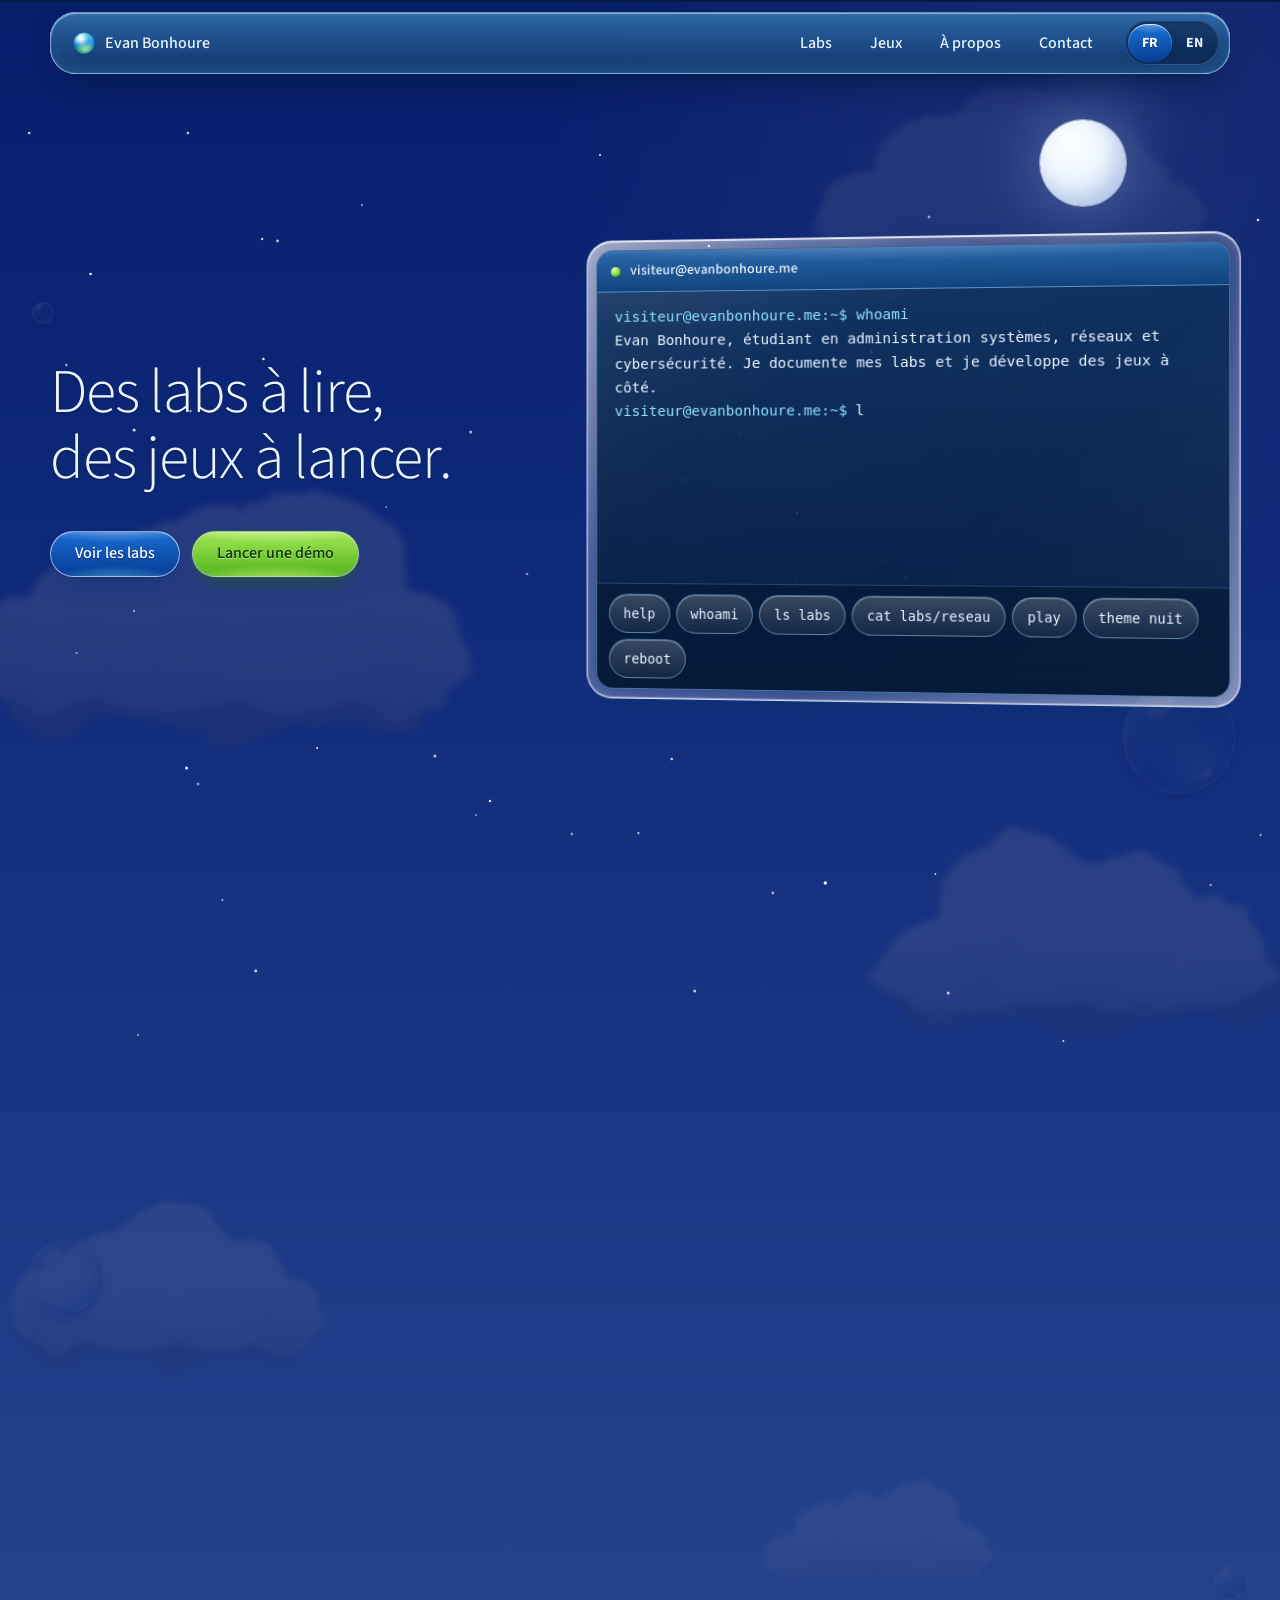
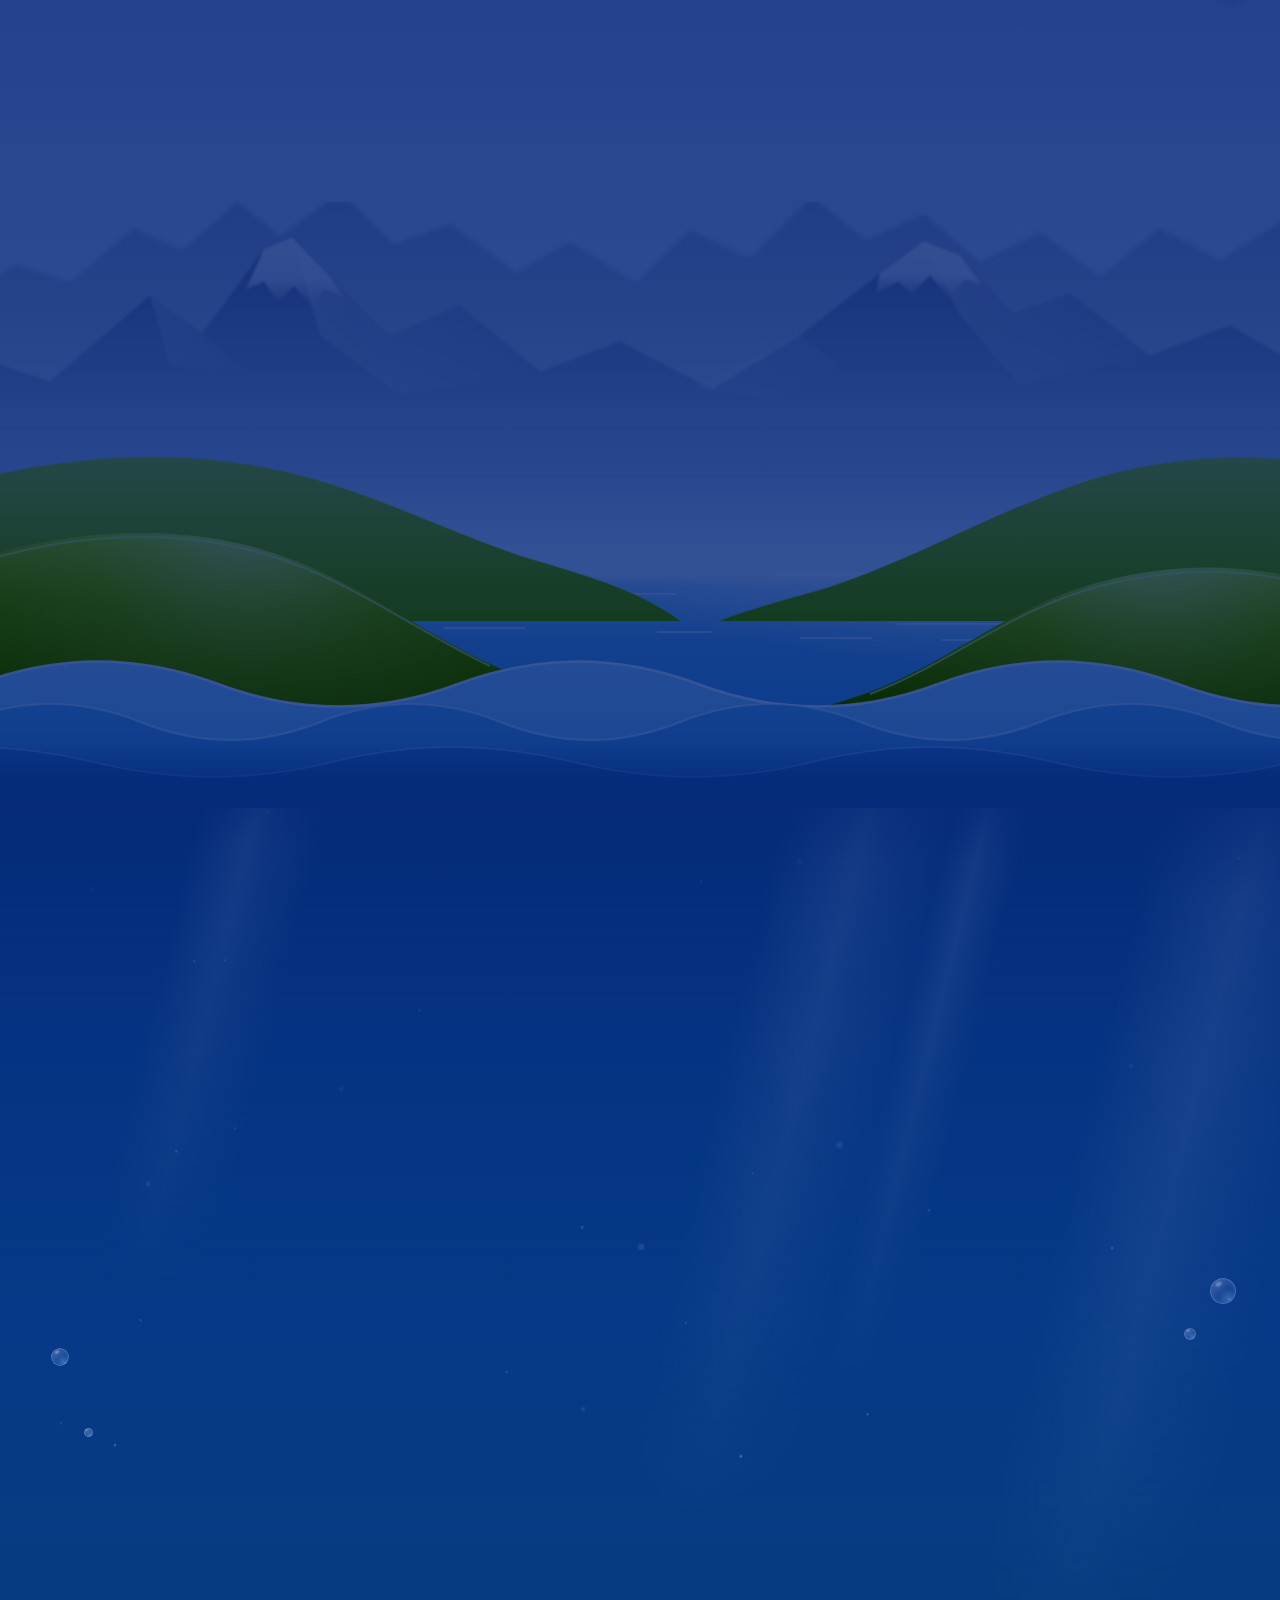
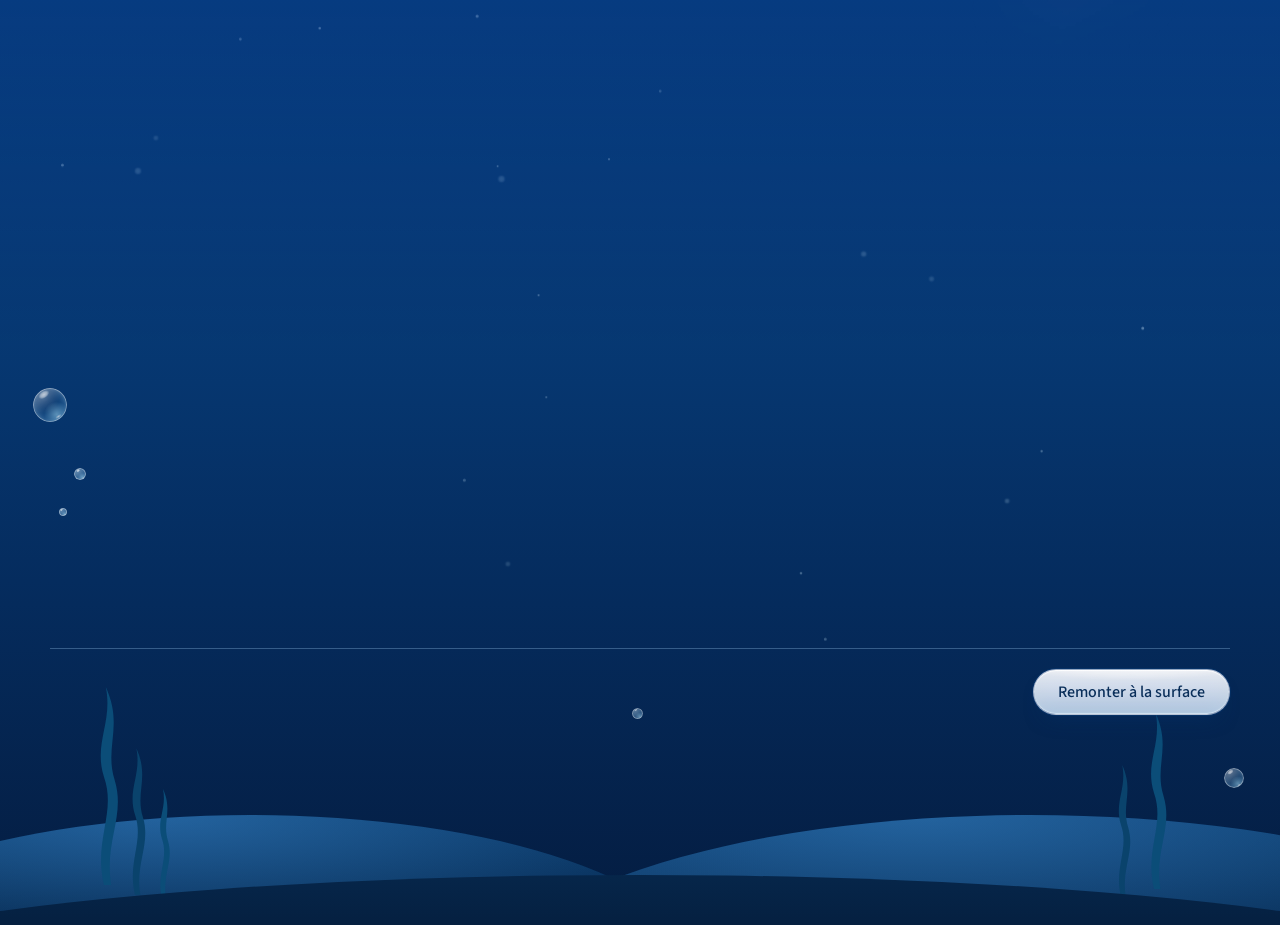
<file: index.html>
<!doctype html>
<html lang="fr">
<head>
<meta charset="utf-8">
<meta name="viewport" content="width=device-width, initial-scale=1">
<title>Evan Bonhoure · Portfolio systèmes, réseaux, cybersécurité</title>
<meta name="description" content="Portfolio d'Evan Bonhoure, étudiant en administration systèmes, réseaux et cybersécurité : labs documentés et jeux jouables dans la page.">
<meta name="theme-color" content="#2f8fe6">
<link rel="canonical" href="https://evanbonhoure.me/">
<link rel="alternate" hreflang="fr" href="https://evanbonhoure.me/">
<link rel="alternate" hreflang="en" href="https://evanbonhoure.me/en/">
<link rel="alternate" hreflang="x-default" href="https://evanbonhoure.me/">
<meta property="og:type" content="website">
<meta property="og:title" content="Evan Bonhoure · Portfolio systèmes, réseaux, cybersécurité">
<meta property="og:description" content="Portfolio d'Evan Bonhoure, étudiant en administration systèmes, réseaux et cybersécurité : labs documentés et jeux jouables dans la page.">
<meta property="og:url" content="https://evanbonhoure.me/">
<meta property="og:locale" content="fr_FR">
<link rel="icon" type="image/svg+xml" href="/assets/favicon.svg">
<link rel="preload" href="/assets/fonts/source-sans-3-latin-400-normal.woff2" as="font" type="font/woff2" crossorigin>
<link rel="preload" href="/assets/fonts/source-sans-3-latin-300-normal.woff2" as="font" type="font/woff2" crossorigin>
<link rel="stylesheet" href="/assets/style.css">
<script>(function(d){var h=new Date().getHours();d.setAttribute('data-sky',h<6||h>=21?'night':h<8||h>=18?'dusk':'day');try{if(!sessionStorage.getItem('fa-boot')&&!matchMedia('(prefers-reduced-motion: reduce)').matches){sessionStorage.setItem('fa-boot','1');d.className+=' fa-booting'}}catch(e){}})(document.documentElement)</script>
</head>
<body>
<div class="fa-boot"><div class="fa-boot-black"></div><div class="fa-boot-scr"></div><div class="fa-boot-edge"></div><div class="fa-boot-log" aria-hidden="true"><span style="--n:0">evanbonhoure.me</span><span style="--n:1">alimentation ........ <b>ok</b></span><span style="--n:2">écran ............... <b>ok</b></span><span style="--n:3">réseau .............. <b>ok</b></span><span style="--n:4">pare-feu ............ <b>ok</b></span><span style="--n:5">ciel ................ <b>ok</b></span><span style="--n:6">eau ................. <b>ok</b></span><span style="--n:7">labs ................ <b>ok</b></span><span style="--n:8">jeux ................ <b>ok</b></span><span style="--n:9">démarrage</span></div><div class="fa-boot-logo" aria-hidden="true"><span class="fa-boot-halo"></span><span class="fa-boot-ring"></span><span class="fa-boot-orb"></span></div><div class="fa-boot-name" aria-hidden="true">Evan Bonhoure</div><button type="button" class="fa-boot-skip">Passer</button></div>
<div class="desk">
<div class="sc-host" data-sc-name="Main"><div class="fa-noblur" style="position: relative; display: flex; flex-direction: column; overflow-x: clip; font-family: &quot;Source Sans 3&quot;, &quot;Lucida Grande&quot;, &quot;Trebuchet MS&quot;, sans-serif; font-size: 16px; line-height: 1.5; color: rgb(10, 37, 64); background: rgb(4, 28, 64);"><svg width="0" height="0" aria-hidden="true" style="position: absolute;"><defs><filter id="fa-cloud-a" x="-20%" y="-30%" width="140%" height="160%" color-interpolation-filters="sRGB"><feTurbulence type="fractalNoise" baseFrequency="0.011 0.019" numOctaves="4" seed="4" result="n"></feTurbulence><feDisplacementMap in="SourceGraphic" in2="n" scale="44" xChannelSelector="R" yChannelSelector="G" result="d"></feDisplacementMap><feGaussianBlur in="d" stdDeviation="4"></feGaussianBlur></filter><filter id="fa-cloud-b" x="-20%" y="-30%" width="140%" height="160%" color-interpolation-filters="sRGB"><feTurbulence type="fractalNoise" baseFrequency="0.014 0.022" numOctaves="4" seed="11" result="n"></feTurbulence><feDisplacementMap in="SourceGraphic" in2="n" scale="40" xChannelSelector="R" yChannelSelector="G" result="d"></feDisplacementMap><feGaussianBlur in="d" stdDeviation="3.5"></feGaussianBlur></filter><filter id="fa-soft" x="-5%" y="-10%" width="110%" height="120%"><feGaussianBlur stdDeviation="2.2"></feGaussianBlur></filter><filter id="fa-soft2" x="-5%" y="-10%" width="110%" height="120%"><feGaussianBlur stdDeviation="0.9"></feGaussianBlur></filter><linearGradient id="fa-cloud-g" gradientUnits="userSpaceOnUse" x1="0" y1="30" x2="0" y2="250"><stop offset="0" stop-color="#ffffff"></stop><stop offset=".5" stop-color="#ffffff"></stop><stop offset=".8" stop-color="#e2f0fb"></stop><stop offset="1" stop-color="#bfd9f0"></stop></linearGradient><linearGradient id="fa-m-far" x1="0" y1="0" x2="0" y2="1"><stop offset="0" stop-color="#9cc4e8"></stop><stop offset=".8" stop-color="#d6ecfa"></stop><stop offset="1" stop-color="#d6ecfa"></stop></linearGradient><linearGradient id="fa-m-mid" x1="0" y1="0" x2="0" y2="1"><stop offset="0" stop-color="#5f9bd3"></stop><stop offset=".6" stop-color="#a9d2f0"></stop><stop offset="1" stop-color="#cfe8f9"></stop></linearGradient><linearGradient id="fa-m-lit" x1="0" y1="0" x2="1" y2="1"><stop offset="0" stop-color="#ffffff" stop-opacity=".5"></stop><stop offset="1" stop-color="#ffffff" stop-opacity="0"></stop></linearGradient><linearGradient id="fa-m-snow" x1="0" y1="0" x2="0" y2="1"><stop offset="0" stop-color="#ffffff"></stop><stop offset=".6" stop-color="#ffffff" stop-opacity=".85"></stop><stop offset="1" stop-color="#ffffff" stop-opacity="0"></stop></linearGradient><linearGradient id="fa-h-back" x1="0" y1="0" x2="0" y2="1"><stop offset="0" stop-color="#a9df7c"></stop><stop offset="1" stop-color="#58b338"></stop></linearGradient><linearGradient id="fa-h-front" x1="0" y1="0" x2="0" y2="1"><stop offset="0" stop-color="#a4e84e"></stop><stop offset=".35" stop-color="#63c022"></stop><stop offset="1" stop-color="#27820b"></stop></linearGradient><radialGradient id="fa-h-sunL" gradientUnits="userSpaceOnUse" cx="330" cy="40" r="330"><stop offset="0" stop-color="#f4ffad" stop-opacity=".85"></stop><stop offset=".5" stop-color="#d8f97c" stop-opacity=".3"></stop><stop offset="1" stop-color="#d8f97c" stop-opacity="0"></stop></radialGradient><radialGradient id="fa-h-sunR" gradientUnits="userSpaceOnUse" cx="1240" cy="60" r="320"><stop offset="0" stop-color="#f4ffad" stop-opacity=".85"></stop><stop offset=".5" stop-color="#d8f97c" stop-opacity=".3"></stop><stop offset="1" stop-color="#d8f97c" stop-opacity="0"></stop></radialGradient><linearGradient id="fa-h-shade" x1="0" y1="0" x2="0" y2="1"><stop offset="0" stop-color="#1c6b08" stop-opacity="0"></stop><stop offset="1" stop-color="#1c6b08" stop-opacity=".34"></stop></linearGradient><linearGradient id="fa-w1" x1="0" y1="0" x2="0" y2="1"><stop offset="0" stop-color="#9fe4fb"></stop><stop offset="1" stop-color="#3fb6ec"></stop></linearGradient><linearGradient id="fa-w2" x1="0" y1="0" x2="0" y2="1"><stop offset="0" stop-color="#4fc0f0"></stop><stop offset="1" stop-color="#178bd6"></stop></linearGradient><linearGradient id="fa-w3" x1="0" y1="0" x2="0" y2="1"><stop offset="0" stop-color="#2a9be0"></stop><stop offset=".55" stop-color="#0e77c6"></stop><stop offset="1" stop-color="#0e77c6"></stop></linearGradient></defs></svg><header style="position: sticky; top: 12px; z-index: 40; margin-top: 12px; padding: 0px 24px;"><nav class="fa-navskin" aria-label="Navigation principale" style="max-width: 1180px; margin: 0px auto; min-height: 60px; padding: 8px 10px 8px 14px; display: flex; flex-wrap: wrap; align-items: center; justify-content: space-between; gap: 8px 20px;"><a class="fa-nav-a" href="#haut" style="gap: 10px; padding: 0px 8px;"><span class="fa-orb" aria-hidden="true" style="width: 22px; height: 22px;"></span><span>Evan Bonhoure</span></a><div style="display: flex; flex-wrap: wrap; align-items: center; gap: 4px 6px;"><a class="fa-nav-a" href="#labs">Labs</a><a class="fa-nav-a" href="#jeux">Jeux</a><a class="fa-nav-a" href="#apropos">À propos</a><a class="fa-nav-a" href="#contact">Contact</a><div class="fa-seg" role="group" aria-label="Langue" style="margin-left: 10px;"><a class="fa-seg-b fa-seg-on" href="/" hreflang="fr" lang="fr" aria-label="Français" aria-current="true">FR</a><a class="fa-seg-b" href="/en/" hreflang="en" lang="en" aria-label="English">EN</a></div></div></nav></header><div id="haut" style="position: relative; overflow: clip; margin-top: -72px; padding: 148px 24px 400px; background: radial-gradient(circle at 86% 4%, rgba(255, 255, 255, 0.95) 0%, rgba(255, 255, 255, 0.5) 4%, rgba(255, 255, 255, 0) 22%), linear-gradient(rgb(47, 143, 230) 0%, rgb(92, 176, 241) 24%, rgb(157, 214, 248) 54%, rgb(207, 238, 252) 80%, rgb(233, 248, 254) 100%);"><div aria-hidden="true" style="position: absolute; inset: 0px; pointer-events: none;"><div class="fa-sky"></div><div class="fa-sun" style="left: calc(86% - 600px); top: -500px; width: 1200px; height: 1200px;"></div><div class="fa-px" data-px="0.14" style="position: absolute; top: 60px; right: 1%;"><div class="fa-drift" style="animation-duration: 42s; animation-delay: -13s;"><svg width="520" height="235" viewBox="0 0 620 280"><g filter="url(#fa-cloud-a)"><g fill="#a9cbe9"><circle cx="160" cy="196" r="58"></circle><circle cx="320" cy="190" r="74"></circle><circle cx="468" cy="200" r="52"></circle><ellipse cx="312" cy="214" rx="220" ry="34"></ellipse></g><g fill="url(#fa-cloud-g)"><circle cx="150" cy="176" r="60"></circle><circle cx="228" cy="146" r="82"></circle><circle cx="322" cy="124" r="98"></circle><circle cx="414" cy="154" r="80"></circle><circle cx="482" cy="184" r="56"></circle><ellipse cx="312" cy="198" rx="226" ry="38"></ellipse></g></g></svg></div></div><div class="fa-px" data-px="0.2" style="position: absolute; top: 500px; left: -9%;"><div class="fa-drift" style="animation-duration: 55s; animation-delay: -39s; animation-direction: alternate-reverse;"><svg width="660" height="298" viewBox="0 0 620 280"><g filter="url(#fa-cloud-b)"><g fill="#a9cbe9"><circle cx="160" cy="196" r="58"></circle><circle cx="320" cy="190" r="74"></circle><circle cx="468" cy="200" r="52"></circle><ellipse cx="312" cy="214" rx="220" ry="34"></ellipse></g><g fill="url(#fa-cloud-g)"><circle cx="138" cy="182" r="52"></circle><circle cx="210" cy="150" r="74"></circle><circle cx="300" cy="136" r="88"></circle><circle cx="398" cy="128" r="96"></circle><circle cx="486" cy="178" r="60"></circle><ellipse cx="312" cy="198" rx="232" ry="38"></ellipse></g></g></svg></div></div><div class="fa-px" data-px="0.16" style="position: absolute; top: 880px; right: -7%;"><div class="fa-drift" style="animation-duration: 47s; animation-delay: -5s;"><svg width="580" height="262" viewBox="0 0 620 280"><g filter="url(#fa-cloud-a)"><g fill="#a9cbe9"><circle cx="160" cy="196" r="58"></circle><circle cx="320" cy="190" r="74"></circle><circle cx="468" cy="200" r="52"></circle><ellipse cx="312" cy="214" rx="220" ry="34"></ellipse></g><g fill="url(#fa-cloud-g)"><circle cx="160" cy="180" r="56"></circle><circle cx="250" cy="134" r="92"></circle><circle cx="352" cy="150" r="80"></circle><circle cx="440" cy="174" r="64"></circle><ellipse cx="306" cy="198" rx="214" ry="36"></ellipse></g></g></svg></div></div><div class="fa-px" data-px="0.12" style="position: absolute; top: 1300px; left: -4%; opacity: 0.95;"><div class="fa-drift" style="animation-duration: 40s; animation-delay: -25s;"><svg width="430" height="194" viewBox="0 0 620 280"><g filter="url(#fa-cloud-b)"><g fill="#a9cbe9"><circle cx="160" cy="196" r="58"></circle><circle cx="320" cy="190" r="74"></circle><circle cx="468" cy="200" r="52"></circle><ellipse cx="312" cy="214" rx="220" ry="34"></ellipse></g><g fill="url(#fa-cloud-g)"><circle cx="150" cy="176" r="60"></circle><circle cx="228" cy="146" r="82"></circle><circle cx="322" cy="124" r="98"></circle><circle cx="414" cy="154" r="80"></circle><circle cx="482" cy="184" r="56"></circle><ellipse cx="312" cy="198" rx="226" ry="38"></ellipse></g></g></svg></div></div><div class="fa-px" data-px="0.08" style="position: absolute; top: 1560px; right: 20%; opacity: 0.9;"><div class="fa-drift" style="animation-duration: 35s; animation-delay: -8s; animation-direction: alternate-reverse;"><svg width="300" height="135" viewBox="0 0 620 280"><g filter="url(#fa-cloud-a)"><g fill="url(#fa-cloud-g)"><circle cx="138" cy="182" r="52"></circle><circle cx="210" cy="150" r="74"></circle><circle cx="300" cy="136" r="88"></circle><circle cx="398" cy="128" r="96"></circle><circle cx="486" cy="178" r="60"></circle><ellipse cx="312" cy="198" rx="232" ry="38"></ellipse></g></g></svg></div></div><div class="fa-px" data-px="-0.16" style="position: absolute; top: 640px; right: 3.5%;"><span class="fa-float" style="display: block; animation-duration: 13s;"><span class="fa-bub fa-bub-sky" style="position: relative; display: block; width: 112px; height: 112px;"></span></span></div><div class="fa-px" data-px="-0.12" style="position: absolute; top: 1150px; left: 2%;"><span class="fa-float" style="display: block; animation-duration: 11s;"><span class="fa-bub fa-bub-sky" style="position: relative; display: block; width: 78px; height: 78px;"></span></span></div><div class="fa-px" data-px="-0.08" style="position: absolute; top: 1480px; right: 2.5%;"><span class="fa-float" style="display: block; animation-duration: 8s;"><span class="fa-bub fa-bub-sky" style="position: relative; display: block; width: 34px; height: 34px;"></span></span></div><div class="fa-px" data-px="-0.06" style="position: absolute; top: 300px; left: 2.5%;"><span class="fa-float" style="display: block; animation-duration: 7s;"><span class="fa-bub fa-bub-sky" style="position: relative; display: block; width: 22px; height: 22px;"></span></span></div><div style="position: absolute; left: 0px; right: 0px; bottom: 0px; height: 520px; overflow: clip;"><div class="fa-px" data-px="0.09" style="position: absolute; left: 0px; right: 0px; bottom: 90px; height: 360px;"><svg width="100%" height="100%" viewBox="0 0 1440 360" preserveAspectRatio="xMidYMax slice" style="display: block;"><path d="M-20 360 V190 L40 168 L96 132 L150 150 L214 96 L262 118 L318 70 L360 104 L420 60 L474 112 L530 92 L596 140 L650 110 L716 150 L770 98 L830 126 L892 64 L946 108 L1004 82 L1060 130 L1120 100 L1180 144 L1240 96 L1300 128 L1360 90 L1410 122 L1460 108 V360 Z" fill="url(#fa-m-far)" filter="url(#fa-soft)"></path></svg></div><div class="fa-px" data-px="0.06" style="position: absolute; left: 0px; right: 0px; bottom: 80px; height: 360px;"><svg width="100%" height="100%" viewBox="0 0 1440 360" preserveAspectRatio="xMidYMax slice" style="display: block;"><g filter="url(#fa-soft2)"><path d="M-20 360 V214 L70 176 L130 196 L230 110 L282 148 L344 64 L372 52 L410 92 L470 150 L540 120 L620 186 L700 156 L792 204 L880 150 L960 88 L1004 56 L1040 70 L1092 128 L1150 108 L1230 170 L1310 140 L1390 186 L1460 170 V360 Z" fill="url(#fa-m-mid)"></path><path d="M372 52 L410 92 L470 150 L540 120 L620 186 L480 210 L400 150 Z" fill="url(#fa-m-lit)"></path><path d="M1004 56 L1040 70 L1092 128 L1150 108 L1230 170 L1100 200 L1040 130 Z" fill="url(#fa-m-lit)"></path><path d="M230 110 L282 148 L330 190 L250 180 Z" fill="url(#fa-m-lit)" opacity=".7"></path><path d="M770 204 L880 150 L920 180 L860 214 Z" fill="url(#fa-m-lit)" opacity=".5"></path><path d="M344 64 L372 52 L410 92 L424 112 L404 104 L392 122 L374 100 L358 116 L344 96 L326 104 Z" fill="url(#fa-m-snow)"></path><path d="M960 88 L1004 56 L1040 70 L1062 100 L1044 94 L1030 114 L1010 90 L992 108 L978 96 L956 108 Z" fill="url(#fa-m-snow)"></path></g></svg></div><div style="position: absolute; left: 0px; right: 0px; bottom: 120px; height: 130px; background: linear-gradient(rgba(233, 248, 254, 0) 0%, rgba(233, 248, 254, 0.88) 68%, rgba(233, 248, 254, 0.96) 100%);"></div><div style="position: absolute; left: 0px; right: 0px; bottom: 0px; height: 150px; background: radial-gradient(40% 90% at 78% 0%, rgba(255, 255, 255, 0.75) 0%, rgba(255, 255, 255, 0) 70%), linear-gradient(rgb(242, 251, 255) 0%, rgb(166, 226, 249) 10%, rgb(85, 194, 240) 45%, rgb(47, 176, 234) 100%);"></div><svg width="100%" height="90" viewBox="0 0 1440 90" preserveAspectRatio="none" style="position: absolute; left: 0px; bottom: 60px; display: block;"><path d="M980 14h150M1040 26h210M940 38h120M1100 38h90M1010 52h260M900 66h80M1060 68h160M690 22h70M620 44h100M740 60h60M430 30h60M500 56h90" fill="none" stroke="#ffffff" stroke-opacity=".8" stroke-width="1.5" stroke-linecap="round"></path></svg><div class="fa-px" data-px="0.03" style="position: absolute; left: 0px; right: 0px; bottom: 50px; height: 230px;"><svg width="100%" height="100%" viewBox="0 0 1440 230" preserveAspectRatio="xMidYMax slice" style="display: block;"><path d="M-20 230 V110 C100 70 220 56 330 74 C440 92 520 140 610 168 C670 186 720 200 760 230 Z" fill="url(#fa-h-back)"></path><path d="M1460 230 V86 C1360 58 1250 60 1150 96 C1060 128 990 170 910 196 C870 208 830 218 800 230 Z" fill="url(#fa-h-back)"></path></svg></div><svg width="100%" height="250" viewBox="0 0 1440 250" preserveAspectRatio="xMidYMax slice" style="position: absolute; left: 0px; bottom: 0px; display: block;"><path d="M-20 250 V118 C70 74 180 50 290 66 C410 84 480 150 570 192 C620 214 650 232 690 250 Z" fill="url(#fa-h-front)"></path><path d="M-20 250 V118 C70 74 180 50 290 66 C410 84 480 150 570 192 C620 214 650 232 690 250 Z" fill="url(#fa-h-sunL)"></path><path d="M-20 250 V118 C70 74 180 50 290 66 C410 84 480 150 570 192 C620 214 650 232 690 250 Z" fill="url(#fa-h-shade)"></path><path d="M-20 122 C70 78 180 54 290 70 C410 88 480 152 570 194" fill="none" stroke="#e9ffb0" stroke-opacity=".7" stroke-width="2"></path><path d="M1460 250 V134 C1370 94 1280 84 1180 110 C1090 134 1030 190 950 220 C910 234 880 242 850 250 Z" fill="url(#fa-h-front)"></path><path d="M1460 250 V134 C1370 94 1280 84 1180 110 C1090 134 1030 190 950 220 C910 234 880 242 850 250 Z" fill="url(#fa-h-sunR)"></path><path d="M1460 250 V134 C1370 94 1280 84 1180 110 C1090 134 1030 190 950 220 C910 234 880 242 850 250 Z" fill="url(#fa-h-shade)"></path><path d="M1460 138 C1370 98 1280 88 1180 114 C1090 138 1030 192 950 222" fill="none" stroke="#e9ffb0" stroke-opacity=".7" stroke-width="2"></path></svg></div><div class="fa-tint fa-tint-sky"></div><div class="fa-stars" style="box-shadow: 2.2vw 130px 0px 0.3px rgba(255, 255, 255, 0.79), 14.6vw 130px 0px 0.2px rgba(255, 255, 255, 0.83), 15.4vw 781px 0px 0.5px rgba(255, 255, 255, 0.52), 53.5vw 477px 0px 0.3px rgba(255, 255, 255, 0.95), 10.1vw 35px 0px 0.7px rgba(255, 255, 255, 0.65), 20.5vw 356px 0px 0.3px rgba(255, 255, 255, 0.93), 21.6vw 238px 0px 0.4px rgba(255, 255, 255, 0.72), 94.5vw 882px 0px 0.2px rgba(255, 255, 255, 0.55), 83.0vw 1038px 0px 0.0px rgba(255, 255, 255, 0.82), 86.1vw 688px 0px 0.2px rgba(255, 255, 255, 0.85), 72.5vw 214px 0px 0.4px rgba(255, 255, 255, 0.56), 5.1vw 362px 0px 0.2px rgba(255, 255, 255, 0.65), 64.4vw 880px 0px 0.7px rgba(255, 255, 255, 0.94), 98.4vw 832px 0px 0.2px rgba(255, 255, 255, 0.54), 62.1vw 579px 0px 0.5px rgba(255, 255, 255, 0.50), 19.9vw 968px 0px 0.4px rgba(255, 255, 255, 0.80), 10.4vw 427px 0px 0.6px rgba(255, 255, 255, 0.77), 98.2vw 217px 0px 0.3px rgba(255, 255, 255, 0.85), 44.6vw 831px 0px 0.4px rgba(255, 255, 255, 0.51), 10.7vw 1032px 0px 0.1px rgba(255, 255, 255, 0.55), 33.9vw 753px 0px 0.6px rgba(255, 255, 255, 0.69), 49.8vw 830px 0px 0.2px rgba(255, 255, 255, 0.64), 61.0vw 673px 0px 0.0px rgba(255, 255, 255, 0.51), 14.5vw 765px 0px 0.5px rgba(255, 255, 255, 0.94), 76.2vw 277px 0px 0.5px rgba(255, 255, 255, 0.94), 35.2vw 25px 0px 0.3px rgba(255, 255, 255, 0.59), 18.3vw 60px 0px 0.1px rgba(255, 255, 255, 0.88), 5.9vw 650px 0px 0.1px rgba(255, 255, 255, 0.55), 81.4vw 323px 0px 0.1px rgba(255, 255, 255, 0.68), 69.1vw 557px 0px 0.6px rgba(255, 255, 255, 0.65), 52.4vw 756px 0px 0.3px rgba(255, 255, 255, 0.81), 46.8vw 152px 0px 0.1px rgba(255, 255, 255, 0.84), 74.0vw 990px 0px 0.5px rgba(255, 255, 255, 0.74), 17.3vw 897px 0px 0.1px rgba(255, 255, 255, 0.66), 14.8vw 408px 0px 0.2px rgba(255, 255, 255, 0.66), 70.7vw 575px 0px 0.2px rgba(255, 255, 255, 0.84), 73.0vw 871px 0px 0.0px rgba(255, 255, 255, 0.76), 88.7vw 282px 0px 0.1px rgba(255, 255, 255, 0.86), 36.7vw 429px 0px 0.6px rgba(255, 255, 255, 0.64), 20.4vw 236px 0px 0.2px rgba(255, 255, 255, 0.80), 37.1vw 812px 0px 0.0px rgba(255, 255, 255, 0.57), 62.2vw 510px 0px 0.3px rgba(255, 255, 255, 0.92), 28.2vw 202px 0px 0.0px rgba(255, 255, 255, 0.69), 30.1vw 504px 0px 0.0px rgba(255, 255, 255, 0.45), 38.2vw 798px 0px 0.2px rgba(255, 255, 255, 0.91), 57.8vw 431px 0px 0.5px rgba(255, 255, 255, 0.57), 60.3vw 890px 0px 0.4px rgba(255, 255, 255, 0.61), 10.4vw 608px 0px 0.1px rgba(255, 255, 255, 0.64), 54.2vw 988px 0px 0.5px rgba(255, 255, 255, 0.71), 85.1vw 333px 0px 0.3px rgba(255, 255, 255, 0.79), 55.3vw 243px 0px 0.3px rgba(255, 255, 255, 0.86), 24.7vw 745px 0px 0.0px rgba(255, 255, 255, 0.93), 68.0vw 349px 0px 0.7px rgba(255, 255, 255, 0.85), 7.0vw 271px 0px 0.3px rgba(255, 255, 255, 0.95), 14.8vw 63px 0px 0.2px rgba(255, 255, 255, 0.47), 41.1vw 571px 0px 0.3px rgba(255, 255, 255, 0.52);"></div><div class="fa-moon"></div></div><div style="position: relative; max-width: 1180px; margin: 0px auto; display: flex; flex-direction: column; gap: 112px;"><div style="display: flex; flex-wrap: wrap; align-items: center; gap: 40px 56px; min-height: calc(100svh - 262px); perspective: 1800px;"><div style="flex: 1 1 380px; min-width: 0px; display: flex; flex-direction: column; align-items: flex-start; gap: 30px;"><h1 style="margin: 0px; font-size: 62px; line-height: 1.06; font-weight: 300; letter-spacing: -0.02em; color: rgb(5, 37, 72); text-shadow: rgba(255, 255, 255, 0.55) 0px 1px 0px;"><span class="fa-up" style="--fa-d: .08s; display: block;">Des labs à lire,</span><span class="fa-up" style="--fa-d: .17s; display: block;">des jeux à lancer.</span></h1><div class="fa-up" style="--fa-d: .26s; display: flex; flex-wrap: wrap; gap: 12px; margin-top: 8px;"><a class="fa-btn" href="#labs">Voir les labs</a><a class="fa-btn fa-btn-go" href="#demo">Lancer une démo</a></div></div><section id="terminal" class="fa-win fa-up fa-hero-term" aria-label="Terminal" data-term="" style="--fa-d: .34s; flex: 1.3 1 520px; min-width: 0px; scroll-margin-top: 96px;"><div class="fa-pane fa-term"><div class="fa-term-bar"><span class="fa-led" aria-hidden="true"></span><span>visiteur@evanbonhoure.me</span></div><div class="fa-term-scr" data-term-scr=""><div class="fa-term-out" data-term-out="" role="log" aria-live="polite"><div class="fa-t-cmd">~$ whoami</div><div>Evan Bonhoure, étudiant en administration systèmes, réseaux et cybersécurité. Je documente mes labs et je développe des jeux à côté.</div></div><label class="fa-term-line" hidden=""><span class="fa-term-ps" data-term-ps="" aria-hidden="true">~$</span><input class="fa-term-in" data-term-in="" type="text" aria-label="Commande" autocomplete="off" autocapitalize="off" autocorrect="off" spellcheck="false" enterkeyhint="go" maxlength="80"></label></div><div class="fa-term-keys" data-term-keys="" hidden=""></div></div></section></div><section id="labs" style="display: flex; flex-direction: column; gap: 28px; scroll-margin-top: 96px;"><div class="fa-in" style="display: flex; flex-direction: column; gap: 8px;"><h2 style="margin: 0px; font-size: 42px; line-height: 1.1; font-weight: 300; color: rgb(5, 37, 72); text-shadow: rgba(255, 255, 255, 0.6) 0px 1px 0px;">Labs</h2><p style="margin: 0px; max-width: 40em; font-size: 18px; color: rgb(10, 47, 90); text-wrap: pretty;">Des infrastructures montées de bout en bout, puis documentées : contexte, schéma, étapes, galères, bilan.</p></div><article id="lab-minecraft" class="fa-win fa-in" style="scroll-margin-top: 96px;"><div class="fa-pane" style="display: flex; flex-wrap: wrap;"><figure style="flex: 1.25 1 480px; min-width: 0px; margin: 0px; min-height: 340px; padding: 28px; display: flex; flex-direction: column; justify-content: center; gap: 16px; overflow-x: auto; background: linear-gradient(rgb(220, 240, 252) 0%, rgb(195, 228, 248) 100%); border-right: 1px solid rgba(24, 96, 168, 0.25);"><div style="display: flex; align-items: center;"><div class="fa-node" style="flex: 0 0 auto; width: 118px;">PC portable<span style="font-size: 12px; font-weight: 400; color: rgb(51, 82, 110);">ancien hôte</span></div><div style="flex: 1 1 0%; min-width: 56px; display: flex; flex-direction: column; align-items: center; gap: 4px; padding-bottom: 20px;"><span style="font-size: 12px; color: rgb(51, 82, 110);">migration</span><span class="fa-wire fa-wire-h" data-pk="a:0:0:100" style="width: 100%; height: 2px; background: rgb(21, 104, 200);"></span></div><div class="fa-zone" style="flex: 0 1 250px; min-width: 190px;"><span style="font-size: 12px; font-weight: 700; letter-spacing: 0.04em; color: rgb(10, 58, 102);">Oracle Cloud</span><div class="fa-node fa-node-fw" style="min-height: 40px;">Crafty Controller</div><div class="fa-node" style="min-height: 40px;">Serveurs moddés<span style="font-size: 12px; font-weight: 400; color: rgb(51, 82, 110);">NeoForge, Forge</span></div><div class="fa-node" style="min-height: 40px;">Sauvegardes rclone</div></div><div style="flex: 1 1 0%; min-width: 56px; display: flex; flex-direction: column; align-items: center; gap: 4px; padding-bottom: 20px;"><span style="font-size: 12px; color: rgb(51, 82, 110);">connexion</span><span class="fa-wire fa-wire-h" data-pk="b:0:100:0" style="width: 100%; height: 2px; background: rgb(21, 104, 200);"></span></div><div class="fa-node" style="flex: 0 0 auto; width: 96px;">Joueurs</div></div><figcaption style="font-size: 13px; color: rgb(51, 82, 110);">Schéma d'architecture après migration</figcaption></figure><div style="flex: 1 1 360px; min-width: 0px; padding: 32px 36px; display: flex; flex-direction: column; align-items: flex-start; gap: 14px;"><h3 style="margin: 0px; font-size: 27px; line-height: 1.2; font-weight: 500; color: rgb(5, 37, 72); text-wrap: balance;">Serveur Minecraft moddé sur Oracle Cloud</h3><p style="margin: 0px; font-size: 16px; line-height: 1.6; color: rgb(29, 60, 90); text-wrap: pretty;">Un serveur moddé qui tournait sur mon PC portable, migré vers une VM Oracle Cloud Always Free et administré avec Crafty. Le write-up détaillera l'installation, la migration et les sauvegardes.</p><div style="display: flex; flex-wrap: wrap; gap: 6px;"><span class="fa-tag">Oracle Cloud</span><span class="fa-tag">Ubuntu 24.04</span><span class="fa-tag">Crafty Controller</span><span class="fa-tag">NeoForge</span><span class="fa-tag">rclone</span><span class="fa-tag">Tailscale</span></div><span class="fa-btn fa-btn-off" aria-disabled="true" style="margin-top: 6px;">Write-up bientôt</span></div></div></article><article id="lab-reseau" class="fa-win fa-in" style="scroll-margin-top: 96px;"><div class="fa-pane" style="display: flex; flex-wrap: wrap;"><div style="flex: 1 1 360px; min-width: 0px; padding: 32px 36px; display: flex; flex-direction: column; align-items: flex-start; justify-content: center; gap: 14px;"><h3 style="margin: 0px; font-size: 27px; line-height: 1.2; font-weight: 500; color: rgb(5, 37, 72); text-wrap: balance;">Maquette de réseau sécurisé sous VirtualBox</h3><p style="margin: 0px; font-size: 16px; line-height: 1.6; color: rgb(29, 60, 90); text-wrap: pretty;">Une maquette complète en VM Debian : pare-feu Shorewall, DMZ avec serveur web, VPN OpenVPN et proxy Squid, réseau local isolé. Le write-up reprendra le schéma, les règles de filtrage et les tests.</p><div style="display: flex; flex-wrap: wrap; gap: 6px;"><span class="fa-tag">VirtualBox</span><span class="fa-tag">Debian</span><span class="fa-tag">Shorewall</span><span class="fa-tag">OpenVPN</span><span class="fa-tag">Squid</span><span class="fa-tag">DMZ</span></div><span class="fa-btn fa-btn-off" aria-disabled="true" style="margin-top: 6px;">Write-up bientôt</span></div><figure style="flex: 1.25 1 480px; min-width: 0px; margin: 0px; padding: 28px; display: flex; flex-direction: column; justify-content: center; gap: 16px; background: linear-gradient(rgb(220, 240, 252) 0%, rgb(195, 228, 248) 100%); border-left: 1px solid rgba(24, 96, 168, 0.25);"><div style="display: flex; flex-direction: column; align-items: center; width: 100%; max-width: 470px; margin: 0px auto;"><div class="fa-node" style="min-width: 150px;">Internet</div><span class="fa-wire fa-wire-v" data-pk="a:0:0:100 b:3:100:0" style="width: 2px; height: 16px; background: rgb(21, 104, 200);"></span><div class="fa-node fa-node-fw" style="min-width: 210px;">parefeu<span style="font-size: 12px; font-weight: 400;">Shorewall</span></div><span class="fa-wire fa-wire-v" data-pk="a:1:0:100 b:2:100:0" style="width: 2px; height: 16px; background: rgb(21, 104, 200);"></span><span class="fa-wire fa-wire-h" data-pk="a:2:50:0 b:1:100:50" style="width: 50%; height: 2px; background: rgb(21, 104, 200);"></span><div style="display: grid; grid-template-columns: repeat(2, minmax(0px, 1fr)); width: 100%;"><div style="display: flex; flex-direction: column; align-items: center; padding: 0px 8px;"><span class="fa-wire fa-wire-v" data-pk="a:3:0:100" style="width: 2px; height: 16px; background: rgb(21, 104, 200);"></span><div class="fa-zone" style="width: 100%;"><span style="font-size: 12px; font-weight: 700; letter-spacing: 0.04em; color: rgb(10, 58, 102);">DMZ</span><div class="fa-node" style="min-height: 38px;">serveurweb</div><div class="fa-node" style="min-height: 38px;">vpn<span style="font-size: 12px; font-weight: 400; color: rgb(51, 82, 110);">OpenVPN</span></div><div class="fa-node" style="min-height: 38px;">proxyweb<span style="font-size: 12px; font-weight: 400; color: rgb(51, 82, 110);">Squid</span></div></div></div><div style="display: flex; flex-direction: column; align-items: center; padding: 0px 8px;"><span class="fa-wire fa-wire-v" data-pk="b:0:100:0" style="width: 2px; height: 16px; background: rgb(21, 104, 200);"></span><div class="fa-zone" style="width: 100%;"><span style="font-size: 12px; font-weight: 700; letter-spacing: 0.04em; color: rgb(10, 58, 102);">LAN</span><div class="fa-node" style="min-height: 38px;">alice<span style="font-size: 12px; font-weight: 400; color: rgb(51, 82, 110);">poste client</span></div></div></div></div></div><figcaption style="font-size: 13px; color: rgb(51, 82, 110);">Zones et flux de la maquette</figcaption></figure></div></article></section></div></div><div aria-hidden="true" style="position: relative; height: 170px; margin-top: -84px; overflow: clip;"><div class="fa-heave" style="position: absolute; left: 0px; top: 0px; animation-duration: 6s;"><svg class="fa-swell" width="4320" height="210" viewBox="0 0 4320 210" style="display: block; animation-duration: 24s;"><path d="M0 46 c80 -30 160 -30 240 0 s160 30 240 0 c80 -30 160 -30 240 0 s160 30 240 0 c80 -30 160 -30 240 0 s160 30 240 0 c80 -30 160 -30 240 0 s160 30 240 0 c80 -30 160 -30 240 0 s160 30 240 0 c80 -30 160 -30 240 0 s160 30 240 0 c80 -30 160 -30 240 0 s160 30 240 0 c80 -30 160 -30 240 0 s160 30 240 0 c80 -30 160 -30 240 0 s160 30 240 0 V210 H0 Z" fill="url(#fa-w1)" stroke="#ffffff" stroke-opacity=".9" stroke-width="2.5"></path></svg></div><div class="fa-heave" style="position: absolute; left: 0px; top: 0px; animation-duration: 5s;"><svg class="fa-swell-b" width="4320" height="210" viewBox="0 0 4320 210" style="display: block; animation-duration: 30s;"><path d="M0 84 c60 -24 120 -24 180 0 s120 24 180 0 c60 -24 120 -24 180 0 s120 24 180 0 c60 -24 120 -24 180 0 s120 24 180 0 c60 -24 120 -24 180 0 s120 24 180 0 c60 -24 120 -24 180 0 s120 24 180 0 c60 -24 120 -24 180 0 s120 24 180 0 c60 -24 120 -24 180 0 s120 24 180 0 c60 -24 120 -24 180 0 s120 24 180 0 c60 -24 120 -24 180 0 s120 24 180 0 c60 -24 120 -24 180 0 s120 24 180 0 c60 -24 120 -24 180 0 s120 24 180 0 c60 -24 120 -24 180 0 s120 24 180 0 V210 H0 Z" fill="url(#fa-w2)" stroke="#ffffff" stroke-opacity=".55" stroke-width="2"></path></svg></div><div class="fa-heave" style="position: absolute; left: -90px; top: 0px; animation-duration: 4.2s;"><svg class="fa-swell" width="4320" height="210" viewBox="0 0 4320 210" style="display: block; animation-duration: 16s;"><path d="M0 124 c80 -20 160 -20 240 0 s160 20 240 0 c80 -20 160 -20 240 0 s160 20 240 0 c80 -20 160 -20 240 0 s160 20 240 0 c80 -20 160 -20 240 0 s160 20 240 0 c80 -20 160 -20 240 0 s160 20 240 0 c80 -20 160 -20 240 0 s160 20 240 0 c80 -20 160 -20 240 0 s160 20 240 0 c80 -20 160 -20 240 0 s160 20 240 0 c80 -20 160 -20 240 0 s160 20 240 0 V210 H0 Z" fill="url(#fa-w3)" stroke="#bfeaff" stroke-opacity=".5" stroke-width="1.5"></path></svg></div><div style="position: absolute; left: 0px; right: 0px; bottom: 0px; height: 64px; background: linear-gradient(rgba(14, 119, 198, 0) 0%, rgb(14, 119, 198) 100%);"></div><div class="fa-tint fa-tint-wave"></div></div><div style="position: relative; overflow: clip; flex: 1 1 0%; padding: 56px 24px 0px; color: rgb(234, 246, 255); background: linear-gradient(rgb(14, 119, 198) 0%, rgb(12, 106, 184) 14%, rgb(9, 84, 156) 36%, rgb(7, 63, 126) 58%, rgb(5, 44, 94) 80%, rgb(4, 28, 64) 100%);"><div aria-hidden="true" style="position: absolute; inset: 0px; pointer-events: none;"><div class="fa-px" data-px="0.03" style="position: absolute; left: 0px; top: 0px;"><div class="fa-snow" style="box-shadow: 32.7vw 260px 0px 0.4px rgba(214, 240, 255, 0.22), 53.5vw 573px 0px 0.0px rgba(214, 240, 255, 0.31), 4.7vw 673px 0px 0.0px rgba(214, 240, 255, 0.22), 42.6vw 1247px 0px 0.1px rgba(214, 240, 255, 0.25), 62.5vw 1423px 0px 0.3px rgba(214, 240, 255, 0.29), 96.7vw 108px 0px 0.5px rgba(214, 240, 255, 0.26), 15.1vw 211px 0px 0.2px rgba(214, 240, 255, 0.38), 18.7vw 889px 0px 0.4px rgba(214, 240, 255, 0.28), 54.7vw 131px 0px 0.0px rgba(214, 240, 255, 0.25), 67.7vw 664px 0px 0.2px rgba(214, 240, 255, 0.33), 45.4vw 477px 0px 0.5px rgba(214, 240, 255, 0.35), 24.9vw 878px 0px 0.3px rgba(214, 240, 255, 0.39), 72.5vw 460px 0px 0.6px rgba(214, 240, 255, 0.23), 42.0vw 1145px 0px 0.1px rgba(214, 240, 255, 0.31), 4.8vw 1015px 0px 0.5px rgba(214, 240, 255, 0.33), 86.8vw 498px 0px 0.4px rgba(214, 240, 255, 0.33), 57.8vw 706px 0px 0.5px rgba(214, 240, 255, 0.41), 47.5vw 1009px 0px 0.0px rgba(214, 240, 255, 0.35), 64.4vw 1489px 0px 0.5px rgba(214, 240, 255, 0.26), 38.8vw 1016px 0px 0.0px rgba(214, 240, 255, 0.30), 17.5vw 210px 0px 0.0px rgba(214, 240, 255, 0.37), 13.7vw 401px 0px 0.2px rgba(214, 240, 255, 0.39), 8.9vw 695px 0px 0.3px rgba(214, 240, 255, 0.39), 81.3vw 1301px 0px 0.2px rgba(214, 240, 255, 0.29), 36.2vw 1330px 0px 0.6px rgba(214, 240, 255, 0.23), 18.3vw 378px 0px 0.1px rgba(214, 240, 255, 0.31), 58.7vw 423px 0px 0.0px rgba(214, 240, 255, 0.29), 37.2vw 866px 0px 0.6px rgba(214, 240, 255, 0.35), 51.5vw 941px 0px 0.4px rgba(214, 240, 255, 0.21), 89.2vw 1178px 0px 0.5px rgba(214, 240, 255, 0.38), 39.5vw 622px 0px 0.1px rgba(214, 240, 255, 0.34), 7.1vw 138px 0px 0.1px rgba(214, 240, 255, 0.24), 34.3vw 116px 0px 0.0px rgba(214, 240, 255, 0.23), 10.9vw 570px 0px 0.0px rgba(214, 240, 255, 0.39); animation-duration: 27s;"></div></div><div class="fa-px" data-px="0.08" style="position: absolute; left: 0px; top: 0px;"><div class="fa-snow" style="box-shadow: 67.4vw 1185px 2px 1.6px rgba(214, 240, 255, 0.20), 39.6vw 1495px 2px 1.3px rgba(214, 240, 255, 0.16), 26.6vw 420px 2px 1.4px rgba(214, 240, 255, 0.17), 11.5vw 515px 2px 1.4px rgba(214, 240, 255, 0.21), 20.8vw 143px 2px 1.2px rgba(214, 240, 255, 0.21), 39.1vw 1110px 2px 2.0px rgba(214, 240, 255, 0.19), 10.7vw 1102px 2px 1.9px rgba(214, 240, 255, 0.19), 65.5vw 476px 2px 2.1px rgba(214, 240, 255, 0.24), 78.6vw 1432px 2px 1.3px rgba(214, 240, 255, 0.21), 72.7vw 1210px 2px 1.5px rgba(214, 240, 255, 0.16), 62.4vw 192px 2px 1.8px rgba(214, 240, 255, 0.14), 45.5vw 740px 2px 1.1px rgba(214, 240, 255, 0.20), 50.0vw 578px 2px 2.1px rgba(214, 240, 255, 0.24), 88.3vw 397px 2px 1.0px rgba(214, 240, 255, 0.19), 12.1vw 1069px 2px 1.3px rgba(214, 240, 255, 0.16); animation-duration: 19s;"></div></div><div class="fa-px" data-px="0.05" style="position: absolute; top: 0px; left: 56%; width: 190px; height: 900px;"><div class="fa-ray fa-shine" style="left: 0px; width: 190px; height: 900px; animation-duration: 8s;"></div></div><div class="fa-px" data-px="0.03" style="position: absolute; top: 0px; left: 70%; width: 80px; height: 720px;"><div class="fa-ray fa-shine" style="left: 0px; width: 80px; height: 720px; animation-duration: 10s;"></div></div><div class="fa-px" data-px="0.05" style="position: absolute; top: 0px; left: 84%; width: 240px; height: 1040px;"><div class="fa-ray fa-shine" style="left: 0px; width: 240px; height: 1040px; animation-duration: 12s;"></div></div><div class="fa-px" data-px="0.03" style="position: absolute; top: 0px; left: 12%; width: 130px; height: 620px;"><div class="fa-ray fa-shine" style="left: 0px; width: 130px; height: 620px; animation-duration: 9s;"></div></div><span class="fa-rise" style="position: absolute; left: 4%; top: 540px; opacity: 0.8; animation-duration: 17s; animation-delay: -3s;"><span class="fa-wob" style="display: block; animation-duration: 3.9s;"><span class="fa-bub" style="position: relative; display: block; width: 18px; height: 18px;"></span></span></span><span class="fa-rise" style="position: absolute; left: 6.6%; top: 620px; opacity: 0.8; animation-duration: 12s; animation-delay: -7s;"><span class="fa-wob" style="display: block; animation-duration: 3.2s;"><span class="fa-bub" style="position: relative; display: block; width: 9px; height: 9px;"></span></span></span><span class="fa-rise" style="position: absolute; left: 94.5%; top: 470px; opacity: 0.8; animation-duration: 20s; animation-delay: -11s;"><span class="fa-wob" style="display: block; animation-duration: 4.5s;"><span class="fa-bub" style="position: relative; display: block; width: 26px; height: 26px;"></span></span></span><span class="fa-rise" style="position: absolute; left: 92.5%; top: 520px; opacity: 0.8; animation-duration: 14s; animation-delay: -2s;"><span class="fa-wob" style="display: block; animation-duration: 3.5s;"><span class="fa-bub" style="position: relative; display: block; width: 12px; height: 12px;"></span></span></span><span class="fa-rise" style="position: absolute; left: 2.6%; top: 1180px; opacity: 0.75; animation-duration: 24s; animation-delay: -9s;"><span class="fa-wob" style="display: block; animation-duration: 5s;"><span class="fa-bub" style="position: relative; display: block; width: 34px; height: 34px;"></span></span></span><span class="fa-rise" style="position: absolute; left: 5.8%; top: 1260px; opacity: 0.8; animation-duration: 15s; animation-delay: -5s;"><span class="fa-wob" style="display: block; animation-duration: 3.5s;"><span class="fa-bub" style="position: relative; display: block; width: 12px; height: 12px;"></span></span></span><span class="fa-rise" style="position: absolute; left: 4.6%; top: 1300px; opacity: 0.8; animation-duration: 11s; animation-delay: -1s;"><span class="fa-wob" style="display: block; animation-duration: 3.2s;"><span class="fa-bub" style="position: relative; display: block; width: 8px; height: 8px;"></span></span></span><span class="fa-rise" style="position: absolute; left: 95.6%; top: 1560px; opacity: 0.75; animation-duration: 19s; animation-delay: -13s;"><span class="fa-wob" style="display: block; animation-duration: 4s;"><span class="fa-bub" style="position: relative; display: block; width: 20px; height: 20px;"></span></span></span><span class="fa-rise" style="position: absolute; left: 93.4%; top: 1620px; opacity: 0.8; animation-duration: 13s; animation-delay: -6s;"><span class="fa-wob" style="display: block; animation-duration: 3.3s;"><span class="fa-bub" style="position: relative; display: block; width: 10px; height: 10px;"></span></span></span><span class="fa-rise" style="position: absolute; left: 49.4%; top: 1500px; opacity: 0.7; animation-duration: 13s; animation-delay: -6s;"><span class="fa-wob" style="display: block; animation-duration: 3.4s;"><span class="fa-bub" style="position: relative; display: block; width: 11px; height: 11px;"></span></span></span><span class="fa-rise" style="position: absolute; left: 93%; top: 2060px; opacity: 0.7; animation-duration: 18s; animation-delay: -1s;"><span class="fa-wob" style="display: block; animation-duration: 3.7s;"><span class="fa-bub" style="position: relative; display: block; width: 16px; height: 16px;"></span></span></span><span class="fa-rise" style="position: absolute; left: 6.4%; top: 2140px; opacity: 0.7; animation-duration: 22s; animation-delay: -15s;"><span class="fa-wob" style="display: block; animation-duration: 4.3s;"><span class="fa-bub" style="position: relative; display: block; width: 24px; height: 24px;"></span></span></span><span class="fa-rise" style="position: absolute; left: 4%; top: 2200px; opacity: 0.7; animation-duration: 12s; animation-delay: -4s;"><span class="fa-wob" style="display: block; animation-duration: 3.2s;"><span class="fa-bub" style="position: relative; display: block; width: 9px; height: 9px;"></span></span></span><span class="fa-rise" style="position: absolute; left: 61%; top: 2420px; opacity: 0.65; animation-duration: 16s; animation-delay: -8s;"><span class="fa-wob" style="display: block; animation-duration: 3.5s;"><span class="fa-bub" style="position: relative; display: block; width: 13px; height: 13px;"></span></span></span><div style="position: absolute; left: 0px; right: 0px; bottom: 0px; height: 300px; overflow: clip;"><div class="fa-dune" style="left: -200px; bottom: -200px; width: 900px; height: 310px;"></div><div class="fa-dune" style="right: -300px; bottom: -260px; width: 1100px; height: 370px;"></div><div class="fa-sway" style="position: absolute; left: 6%; bottom: 40px; animation-duration: 8s;"><svg width="54" height="198" viewBox="0 0 60 220" style="display: block;"><path d="M30 220 C18 170 44 140 30 100 C18 62 40 40 32 0 C52 44 30 66 42 104 C54 144 30 172 38 220 Z" fill="#0b4d78"></path></svg></div><div class="fa-sway" style="position: absolute; left: 9%; bottom: 30px; animation-duration: 10s;"><svg width="40" height="147" viewBox="0 0 60 220" style="display: block;"><path d="M30 220 C18 170 44 140 30 100 C18 62 40 40 32 0 C52 44 30 66 42 104 C54 144 30 172 38 220 Z" fill="#0a436c"></path></svg></div><div class="fa-sway" style="position: absolute; left: 11.5%; bottom: 26px; animation-duration: 7s;"><svg width="30" height="110" viewBox="0 0 60 220" style="display: block;"><path d="M30 220 C18 170 44 140 30 100 C18 62 40 40 32 0 C52 44 30 66 42 104 C54 144 30 172 38 220 Z" fill="#0b4d78"></path></svg></div><div class="fa-sway" style="position: absolute; right: 8%; bottom: 36px; animation-duration: 9s;"><svg width="48" height="176" viewBox="0 0 60 220" style="display: block;"><path d="M30 220 C18 170 44 140 30 100 C18 62 40 40 32 0 C52 44 30 66 42 104 C54 144 30 172 38 220 Z" fill="#0b4d78"></path></svg></div><div class="fa-sway" style="position: absolute; right: 11%; bottom: 28px; animation-duration: 11s;"><svg width="36" height="132" viewBox="0 0 60 220" style="display: block;"><path d="M30 220 C18 170 44 140 30 100 C18 62 40 40 32 0 C52 44 30 66 42 104 C54 144 30 172 38 220 Z" fill="#0a436c"></path></svg></div><div class="fa-dune" style="left: -20%; bottom: -190px; width: 140%; height: 240px; background: linear-gradient(rgb(6, 38, 74) 0%, rgb(3, 20, 46) 60%);"></div></div><div class="fa-tint fa-tint-deep"></div><div class="fa-lamp"><i></i></div></div><div style="position: relative; max-width: 1180px; margin: 0px auto; display: flex; flex-direction: column; gap: 36px;"><section id="jeux" style="display: flex; flex-direction: column; gap: 28px; scroll-margin-top: 96px;"><div class="fa-in" style="display: flex; flex-direction: column; gap: 8px;"><h2 style="margin: 0px; font-size: 42px; line-height: 1.1; font-weight: 300; color: rgb(255, 255, 255); text-shadow: rgba(0, 30, 80, 0.45) 0px 1px 2px;">Jeux</h2><p style="margin: 0px; max-width: 36em; font-size: 18px; color: rgb(234, 246, 255); text-wrap: pretty;">Deux jeux, deux technos. Le premier se lance ici, sans rien installer.</p></div><article id="demo" class="fa-win fa-win-deep fa-in" style="scroll-margin-top: 96px;"><div class="fa-pane" style="display: flex; flex-wrap: wrap;"><div style="flex: 1.5 1 560px; min-width: 0px; padding: 20px; background: linear-gradient(rgb(214, 237, 251) 0%, rgb(191, 224, 246) 100%); border-right: 1px solid rgba(24, 96, 168, 0.25);"><div class="fa-demo"><div class="fa-demo-bar" style="display: flex; align-items: center; justify-content: space-between; gap: 12px; min-height: 44px; padding: 0px 4px 0px 14px;"><span style="display: flex; align-items: center; gap: 10px; font-size: 14px; font-weight: 500; color: rgb(234, 246, 255);"><span class="fa-led" aria-hidden="true"></span>Jeu de zombies</span><div style="display: flex; gap: 2px;"><button type="button" class="fa-ico" aria-label="Recommencer" data-demo="restart" disabled=""><svg width="20" height="20" viewBox="0 0 24 24" fill="none" stroke="currentColor" stroke-width="1.8" stroke-linecap="round" stroke-linejoin="round" aria-hidden="true"><path d="M4 12a8 8 0 1 0 2.6-5.9M4 4v5h5"></path></svg></button><button type="button" class="fa-ico" aria-label="Arrêter" data-demo="stop" disabled=""><svg width="20" height="20" viewBox="0 0 24 24" fill="none" stroke="currentColor" stroke-width="1.8" stroke-linecap="round" stroke-linejoin="round" aria-hidden="true"><path d="M6 6l12 12M18 6L6 18"></path></svg></button><button type="button" class="fa-ico" aria-label="Plein écran" data-demo="full" disabled=""><svg width="20" height="20" viewBox="0 0 24 24" fill="none" stroke="currentColor" stroke-width="1.8" stroke-linecap="round" stroke-linejoin="round" aria-hidden="true"><path d="M4 9V4h5M20 9V4h-5M4 15v5h5M20 15v5h-5"></path></svg></button></div></div><div style="position: relative; aspect-ratio: 16 / 9; background: radial-gradient(at 50% 115%, rgb(27, 74, 126) 0%, rgb(6, 24, 46) 68%);"><div style="position: absolute; inset: 0px; display: flex; flex-direction: column; align-items: center; justify-content: center; gap: 14px; padding: 16px; text-align: center;" data-demo-idle=""><button type="button" class="fa-btn fa-btn-go" style="min-height: 56px; padding: 0px 30px; font-size: 19px;" data-demo="play"><svg width="18" height="18" viewBox="0 0 24 24" fill="currentColor" aria-hidden="true"><path d="M7 4.5v15l13-7.5z"></path></svg>Jouer</button><span style="font-size: 14px; color: rgb(207, 230, 250);">Le jeu ne se charge qu'au clic.</span></div><div data-demo-frame="" hidden="" style="position: absolute; inset: 0px; background: rgb(6, 24, 46);"></div><div data-demo-msg="" hidden="" class="fa-ph fa-ph-d" style="position: absolute; inset: 14px;"><span style="font-size:15px;font-weight:700">Démo en préparation</span><span>Le jeu arrive bientôt. Le code est sur GitHub en attendant.</span></div></div><div style="padding: 10px 14px; font-size: 13px; color: rgb(207, 230, 250); background: rgb(10, 39, 72);">Clavier + souris</div></div></div><div style="flex: 1 1 340px; min-width: 0px; padding: 32px 36px; display: flex; flex-direction: column; align-items: flex-start; justify-content: center; gap: 14px;"><h3 style="margin: 0px; font-size: 27px; line-height: 1.2; font-weight: 500; color: rgb(5, 37, 72);">Jeu de zombies</h3><p style="margin: 0px; font-size: 16px; line-height: 1.6; color: rgb(29, 60, 90); text-wrap: pretty;">Un jeu de zombies écrit en HTML et JavaScript. Il se lance directement dans cette page, sans rien installer.</p><div style="display: flex; flex-wrap: wrap; gap: 6px;"><span class="fa-tag">HTML</span><span class="fa-tag">JavaScript</span></div><div style="display: flex; flex-wrap: wrap; gap: 10px; margin-top: 6px;"><button type="button" class="fa-btn fa-btn-go" data-demo-go="">Lancer la démo</button><a class="fa-btn fa-btn-glass" href="https://github.com/iWinZar">Code source</a></div></div></div></article><article id="rpg" class="fa-win fa-win-deep fa-in" style="scroll-margin-top: 96px;"><div class="fa-pane" style="display: flex; flex-wrap: wrap;"><div class="fa-novis fa-gloss" style="position: relative; order: 2; flex: 1.5 1 560px; min-width: 0px; min-height: 300px; display: flex; flex-direction: column; align-items: center; justify-content: center; gap: 8px; text-align: center; border-left: 1px solid rgba(24, 96, 168, 0.25);"><svg width="44" height="44" viewBox="0 0 24 24" fill="none" stroke="currentColor" stroke-width="1.5" stroke-linecap="round" stroke-linejoin="round" aria-hidden="true"><path d="M7 8h10a4 4 0 0 1 4 4v2.2a2.8 2.8 0 0 1-5.2 1.5L14.6 14H9.4l-1.2 1.7A2.8 2.8 0 0 1 3 14.2V12a4 4 0 0 1 4-4zM8 10.5v3M6.5 12h3M16.5 12h.01"></path></svg><span style="font-size: 17px; font-weight: 500;">Visuel à venir</span><span style="font-size: 13.5px;">La démo arrive avec le build web.</span></div><div style="flex: 1 1 340px; min-width: 0px; padding: 32px 36px; display: flex; flex-direction: column; align-items: flex-start; justify-content: center; gap: 14px;"><h3 style="margin: 0px; font-size: 27px; line-height: 1.2; font-weight: 500; color: rgb(5, 37, 72);">RPG façon Undertale</h3><p style="margin: 0px; font-size: 16px; line-height: 1.6; color: rgb(29, 60, 90); text-wrap: pretty;">Menu principal, exploration et système de combat avec phases d'esquive, écrits en C avec raylib et compilés en WebAssembly pour tourner dans le navigateur.</p><div style="display: flex; flex-wrap: wrap; gap: 6px;"><span class="fa-tag">C</span><span class="fa-tag">raylib</span><span class="fa-tag">WebAssembly</span></div><a class="fa-btn fa-btn-glass" href="https://github.com/iWinZar" style="margin-top: 6px;">Suivre sur GitHub</a></div></div></article></section><div class="fa-win fa-win-deep fa-in" style="margin-top: 64px;"><div class="fa-pane-dark" style="display: flex; flex-wrap: wrap; align-items: center; gap: 32px 64px; padding: 44px 48px;"><section id="apropos" style="flex: 1.2 1 380px; min-width: 0px; display: flex; flex-direction: column; gap: 10px; scroll-margin-top: 96px;"><h2 style="margin: 0px; font-size: 14px; font-weight: 700; letter-spacing: 0.08em; text-transform: uppercase; color: rgb(169, 212, 245);">À propos</h2><p style="margin: 0px; max-width: 34em; font-size: 18px; line-height: 1.6; color: rgb(234, 246, 255); text-wrap: pretty;">Evan Bonhoure, étudiant en administration systèmes, réseaux et cybersécurité. Je documente mes labs et je développe des jeux à côté.</p></section><section id="contact" style="flex: 1 1 380px; min-width: 0px; display: flex; flex-direction: column; gap: 14px; scroll-margin-top: 96px;"><h2 style="margin: 0px; font-size: 14px; font-weight: 700; letter-spacing: 0.08em; text-transform: uppercase; color: rgb(169, 212, 245);">Contact</h2><div style="display: flex; flex-wrap: wrap; gap: 12px;"><a class="fa-btn fa-btn-glass" href="https://github.com/iWinZar"><svg width="20" height="20" viewBox="0 0 24 24" fill="none" stroke="currentColor" stroke-width="1.8" stroke-linecap="round" stroke-linejoin="round" aria-hidden="true"><path d="M8 7l-5 5 5 5M16 7l5 5-5 5M13.5 5l-3 14"></path></svg>github.com/iWinZar</a></div></section></div></div><footer style="margin-top: 36px; padding: 20px 0px 210px; display: flex; flex-wrap: wrap; justify-content: flex-end; gap: 12px; font-size: 14px; color: rgb(185, 216, 242); border-top: 1px solid rgba(170, 215, 250, 0.3);"><a class="fa-btn fa-btn-glass" href="#haut" data-rise="">Remonter à la surface</a></footer></div></div></div></div>
</div>
<div class="mob">
<div class="sc-host" data-sc-name="Mobile"><div class="fa-noblur" style="position: relative; display: flex; flex-direction: column; max-width: 390px; margin: 0px auto; overflow-x: clip; font-family: &quot;Source Sans 3&quot;, &quot;Lucida Grande&quot;, &quot;Trebuchet MS&quot;, sans-serif; font-size: 16px; line-height: 1.5; color: rgb(10, 37, 64); background: rgb(4, 28, 64);"><svg width="0" height="0" aria-hidden="true" style="position: absolute;"><defs><filter id="m-fa-cloud-a" x="-20%" y="-30%" width="140%" height="160%" color-interpolation-filters="sRGB"><feTurbulence type="fractalNoise" baseFrequency="0.011 0.019" numOctaves="4" seed="4" result="n"></feTurbulence><feDisplacementMap in="SourceGraphic" in2="n" scale="44" xChannelSelector="R" yChannelSelector="G" result="d"></feDisplacementMap><feGaussianBlur in="d" stdDeviation="4"></feGaussianBlur></filter><filter id="m-fa-cloud-b" x="-20%" y="-30%" width="140%" height="160%" color-interpolation-filters="sRGB"><feTurbulence type="fractalNoise" baseFrequency="0.014 0.022" numOctaves="4" seed="11" result="n"></feTurbulence><feDisplacementMap in="SourceGraphic" in2="n" scale="40" xChannelSelector="R" yChannelSelector="G" result="d"></feDisplacementMap><feGaussianBlur in="d" stdDeviation="3.5"></feGaussianBlur></filter><filter id="m-fa-soft" x="-5%" y="-10%" width="110%" height="120%"><feGaussianBlur stdDeviation="2.2"></feGaussianBlur></filter><filter id="m-fa-soft2" x="-5%" y="-10%" width="110%" height="120%"><feGaussianBlur stdDeviation="0.9"></feGaussianBlur></filter><linearGradient id="m-fa-cloud-g" gradientUnits="userSpaceOnUse" x1="0" y1="30" x2="0" y2="250"><stop offset="0" stop-color="#ffffff"></stop><stop offset=".5" stop-color="#ffffff"></stop><stop offset=".8" stop-color="#e2f0fb"></stop><stop offset="1" stop-color="#bfd9f0"></stop></linearGradient><linearGradient id="m-fa-m-far" x1="0" y1="0" x2="0" y2="1"><stop offset="0" stop-color="#9cc4e8"></stop><stop offset=".8" stop-color="#d6ecfa"></stop><stop offset="1" stop-color="#d6ecfa"></stop></linearGradient><linearGradient id="m-fa-m-mid" x1="0" y1="0" x2="0" y2="1"><stop offset="0" stop-color="#5f9bd3"></stop><stop offset=".6" stop-color="#a9d2f0"></stop><stop offset="1" stop-color="#cfe8f9"></stop></linearGradient><linearGradient id="m-fa-m-lit" x1="0" y1="0" x2="1" y2="1"><stop offset="0" stop-color="#ffffff" stop-opacity=".5"></stop><stop offset="1" stop-color="#ffffff" stop-opacity="0"></stop></linearGradient><linearGradient id="m-fa-m-snow" x1="0" y1="0" x2="0" y2="1"><stop offset="0" stop-color="#ffffff"></stop><stop offset=".6" stop-color="#ffffff" stop-opacity=".85"></stop><stop offset="1" stop-color="#ffffff" stop-opacity="0"></stop></linearGradient><linearGradient id="m-fa-h-back" x1="0" y1="0" x2="0" y2="1"><stop offset="0" stop-color="#a9df7c"></stop><stop offset="1" stop-color="#58b338"></stop></linearGradient><linearGradient id="m-fa-h-front" x1="0" y1="0" x2="0" y2="1"><stop offset="0" stop-color="#a4e84e"></stop><stop offset=".35" stop-color="#63c022"></stop><stop offset="1" stop-color="#27820b"></stop></linearGradient><radialGradient id="m-fa-h-sunL" gradientUnits="userSpaceOnUse" cx="330" cy="40" r="330"><stop offset="0" stop-color="#f4ffad" stop-opacity=".85"></stop><stop offset=".5" stop-color="#d8f97c" stop-opacity=".3"></stop><stop offset="1" stop-color="#d8f97c" stop-opacity="0"></stop></radialGradient><radialGradient id="m-fa-h-sunR" gradientUnits="userSpaceOnUse" cx="1240" cy="60" r="320"><stop offset="0" stop-color="#f4ffad" stop-opacity=".85"></stop><stop offset=".5" stop-color="#d8f97c" stop-opacity=".3"></stop><stop offset="1" stop-color="#d8f97c" stop-opacity="0"></stop></radialGradient><linearGradient id="m-fa-h-shade" x1="0" y1="0" x2="0" y2="1"><stop offset="0" stop-color="#1c6b08" stop-opacity="0"></stop><stop offset="1" stop-color="#1c6b08" stop-opacity=".34"></stop></linearGradient><linearGradient id="m-fa-w1" x1="0" y1="0" x2="0" y2="1"><stop offset="0" stop-color="#9fe4fb"></stop><stop offset="1" stop-color="#3fb6ec"></stop></linearGradient><linearGradient id="m-fa-w2" x1="0" y1="0" x2="0" y2="1"><stop offset="0" stop-color="#4fc0f0"></stop><stop offset="1" stop-color="#178bd6"></stop></linearGradient><linearGradient id="m-fa-w3" x1="0" y1="0" x2="0" y2="1"><stop offset="0" stop-color="#2a9be0"></stop><stop offset=".55" stop-color="#0e77c6"></stop><stop offset="1" stop-color="#0e77c6"></stop></linearGradient></defs></svg><header style="position: sticky; top: 8px; z-index: 40; margin-top: 8px; padding: 0px 12px;"><nav class="fa-navskin" aria-label="Navigation principale" style="display: flex; flex-direction: column;"><div style="display: flex; align-items: center; justify-content: space-between; gap: 8px; min-height: 60px; padding: 8px 8px 8px 6px;"><a class="fa-nav-a" href="#m-haut" style="gap: 8px;"><span class="fa-orb" aria-hidden="true" style="width: 20px; height: 20px;"></span><span>Evan Bonhoure</span></a><div style="display: flex; align-items: center; gap: 8px;"><div class="fa-seg" role="group" aria-label="Langue"><a class="fa-seg-b fa-seg-on" href="/" hreflang="fr" lang="fr" aria-label="Français" aria-current="true">FR</a><a class="fa-seg-b" href="/en/" hreflang="en" lang="en" aria-label="English">EN</a></div><button type="button" class="fa-ico fa-ico-l" aria-label="Menu" aria-expanded="false" aria-controls="m-menu" data-menu-btn=""><svg width="22" height="22" viewBox="0 0 24 24" fill="none" stroke="currentColor" stroke-width="2" stroke-linecap="round" stroke-linejoin="round" aria-hidden="true"><path d="M4 7h16M4 12h16M4 17h16" data-open="M6 6l12 12M18 6L6 18" data-closed="M4 7h16M4 12h16M4 17h16"></path></svg></button></div></div><div style="display: flex; flex-direction: column; padding: 0px 6px 6px;" id="m-menu" hidden="" data-menu-panel=""><a class="fa-menu-a" href="#m-labs">Labs</a><a class="fa-menu-a" href="#m-jeux">Jeux</a><a class="fa-menu-a" href="#m-apropos">À propos</a><a class="fa-menu-a" href="#m-contact">Contact</a></div></nav></header><div id="m-haut" style="position: relative; overflow: clip; margin-top: -68px; padding: 92px 16px 290px; background: radial-gradient(circle at 88% 2%, rgba(255, 255, 255, 0.95) 0%, rgba(255, 255, 255, 0.5) 3%, rgba(255, 255, 255, 0) 16%), linear-gradient(rgb(47, 143, 230) 0%, rgb(92, 176, 241) 20%, rgb(157, 214, 248) 54%, rgb(207, 238, 252) 84%, rgb(233, 248, 254) 100%);"><div aria-hidden="true" style="position: absolute; inset: 0px; pointer-events: none;"><div class="fa-sky"></div><div class="fa-sun" style="left: calc(88% - 330px); top: -300px; width: 660px; height: 660px;"></div><div class="fa-px" data-px="0.12" style="position: absolute; top: 70px; right: -70px;"><div class="fa-drift" style="animation-duration: 36s; animation-delay: -19s;"><svg width="250" height="113" viewBox="0 0 620 280"><g filter="url(#m-fa-cloud-a)"><g fill="#a9cbe9"><circle cx="160" cy="196" r="58"></circle><circle cx="320" cy="190" r="74"></circle><circle cx="468" cy="200" r="52"></circle><ellipse cx="312" cy="214" rx="220" ry="34"></ellipse></g><g fill="url(#m-fa-cloud-g)"><circle cx="150" cy="176" r="60"></circle><circle cx="228" cy="146" r="82"></circle><circle cx="322" cy="124" r="98"></circle><circle cx="414" cy="154" r="80"></circle><circle cx="482" cy="184" r="56"></circle><ellipse cx="312" cy="198" rx="226" ry="38"></ellipse></g></g></svg></div></div><div class="fa-px" data-px="0.16" style="position: absolute; top: 800px; left: -110px;"><div class="fa-drift" style="animation-duration: 48s; animation-delay: -8s; animation-direction: alternate-reverse;"><svg width="300" height="135" viewBox="0 0 620 280"><g filter="url(#m-fa-cloud-b)"><g fill="#a9cbe9"><circle cx="160" cy="196" r="58"></circle><circle cx="320" cy="190" r="74"></circle><circle cx="468" cy="200" r="52"></circle><ellipse cx="312" cy="214" rx="220" ry="34"></ellipse></g><g fill="url(#m-fa-cloud-g)"><circle cx="138" cy="182" r="52"></circle><circle cx="210" cy="150" r="74"></circle><circle cx="300" cy="136" r="88"></circle><circle cx="398" cy="128" r="96"></circle><circle cx="486" cy="178" r="60"></circle><ellipse cx="312" cy="198" rx="232" ry="38"></ellipse></g></g></svg></div></div><div class="fa-px" data-px="0.12" style="position: absolute; top: 1840px; right: -100px;"><div class="fa-drift" style="animation-duration: 42s; animation-delay: -33s;"><svg width="260" height="117" viewBox="0 0 620 280"><g filter="url(#m-fa-cloud-a)"><g fill="#a9cbe9"><circle cx="160" cy="196" r="58"></circle><circle cx="320" cy="190" r="74"></circle><circle cx="468" cy="200" r="52"></circle><ellipse cx="312" cy="214" rx="220" ry="34"></ellipse></g><g fill="url(#m-fa-cloud-g)"><circle cx="160" cy="180" r="56"></circle><circle cx="250" cy="134" r="92"></circle><circle cx="352" cy="150" r="80"></circle><circle cx="440" cy="174" r="64"></circle><ellipse cx="306" cy="198" rx="214" ry="36"></ellipse></g></g></svg></div></div><div class="fa-px" data-px="-0.1" style="position: absolute; top: 850px; right: 16px;"><span class="fa-float" style="display: block; animation-duration: 9s;"><span class="fa-bub fa-bub-sky" style="position: relative; display: block; width: 40px; height: 40px;"></span></span></div><div class="fa-px" data-px="-0.08" style="position: absolute; top: 1850px; left: 10px;"><span class="fa-float" style="display: block; animation-duration: 8s;"><span class="fa-bub fa-bub-sky" style="position: relative; display: block; width: 24px; height: 24px;"></span></span></div><div style="position: absolute; left: 0px; right: 0px; bottom: 0px; height: 312px; overflow: clip;"><div class="fa-px" data-px="0.09" style="position: absolute; left: 0px; right: 0px; bottom: 54px; height: 216px;"><svg width="100%" height="100%" viewBox="0 0 1440 360" preserveAspectRatio="xMidYMax slice" style="display: block;"><path d="M-20 360 V190 L40 168 L96 132 L150 150 L214 96 L262 118 L318 70 L360 104 L420 60 L474 112 L530 92 L596 140 L650 110 L716 150 L770 98 L830 126 L892 64 L946 108 L1004 82 L1060 130 L1120 100 L1180 144 L1240 96 L1300 128 L1360 90 L1410 122 L1460 108 V360 Z" fill="url(#m-fa-m-far)" filter="url(#m-fa-soft)"></path></svg></div><div class="fa-px" data-px="0.06" style="position: absolute; left: 0px; right: 0px; bottom: 48px; height: 216px;"><svg width="100%" height="100%" viewBox="0 0 1440 360" preserveAspectRatio="xMidYMax slice" style="display: block;"><g filter="url(#m-fa-soft2)"><path d="M-20 360 V214 L70 176 L130 196 L230 110 L282 148 L344 64 L372 52 L410 92 L470 150 L540 120 L620 186 L700 156 L792 204 L880 150 L960 88 L1004 56 L1040 70 L1092 128 L1150 108 L1230 170 L1310 140 L1390 186 L1460 170 V360 Z" fill="url(#m-fa-m-mid)"></path><path d="M372 52 L410 92 L470 150 L540 120 L620 186 L480 210 L400 150 Z" fill="url(#m-fa-m-lit)"></path><path d="M1004 56 L1040 70 L1092 128 L1150 108 L1230 170 L1100 200 L1040 130 Z" fill="url(#m-fa-m-lit)"></path><path d="M230 110 L282 148 L330 190 L250 180 Z" fill="url(#m-fa-m-lit)" opacity=".7"></path><path d="M770 204 L880 150 L920 180 L860 214 Z" fill="url(#m-fa-m-lit)" opacity=".5"></path><path d="M344 64 L372 52 L410 92 L424 112 L404 104 L392 122 L374 100 L358 116 L344 96 L326 104 Z" fill="url(#m-fa-m-snow)"></path><path d="M960 88 L1004 56 L1040 70 L1062 100 L1044 94 L1030 114 L1010 90 L992 108 L978 96 L956 108 Z" fill="url(#m-fa-m-snow)"></path></g></svg></div><div style="position: absolute; left: 0px; right: 0px; bottom: 72px; height: 78px; background: linear-gradient(rgba(233, 248, 254, 0) 0%, rgba(233, 248, 254, 0.88) 68%, rgba(233, 248, 254, 0.96) 100%);"></div><div style="position: absolute; left: 0px; right: 0px; bottom: 0px; height: 90px; background: radial-gradient(40% 90% at 78% 0%, rgba(255, 255, 255, 0.75) 0%, rgba(255, 255, 255, 0) 70%), linear-gradient(rgb(242, 251, 255) 0%, rgb(166, 226, 249) 10%, rgb(85, 194, 240) 45%, rgb(47, 176, 234) 100%);"></div><div class="fa-px" data-px="0.03" style="position: absolute; left: 0px; right: 0px; bottom: 30px; height: 138px;"><svg width="100%" height="100%" viewBox="0 0 1440 230" preserveAspectRatio="xMidYMax slice" style="display: block;"><path d="M-20 230 V110 C100 70 220 56 330 74 C440 92 520 140 610 168 C670 186 720 200 760 230 Z" fill="url(#m-fa-h-back)"></path><path d="M1460 230 V86 C1360 58 1250 60 1150 96 C1060 128 990 170 910 196 C870 208 830 218 800 230 Z" fill="url(#m-fa-h-back)"></path></svg></div><svg width="100%" height="150" viewBox="0 0 1440 250" preserveAspectRatio="xMidYMax slice" style="position: absolute; left: 0px; bottom: 0px; display: block;"><path d="M-20 250 V118 C70 74 180 50 290 66 C410 84 480 150 570 192 C620 214 650 232 690 250 Z" fill="url(#m-fa-h-front)"></path><path d="M-20 250 V118 C70 74 180 50 290 66 C410 84 480 150 570 192 C620 214 650 232 690 250 Z" fill="url(#m-fa-h-sunL)"></path><path d="M-20 250 V118 C70 74 180 50 290 66 C410 84 480 150 570 192 C620 214 650 232 690 250 Z" fill="url(#m-fa-h-shade)"></path><path d="M-20 122 C70 78 180 54 290 70 C410 88 480 152 570 194" fill="none" stroke="#e9ffb0" stroke-opacity=".7" stroke-width="2"></path><path d="M1460 250 V134 C1370 94 1280 84 1180 110 C1090 134 1030 190 950 220 C910 234 880 242 850 250 Z" fill="url(#m-fa-h-front)"></path><path d="M1460 250 V134 C1370 94 1280 84 1180 110 C1090 134 1030 190 950 220 C910 234 880 242 850 250 Z" fill="url(#m-fa-h-sunR)"></path><path d="M1460 250 V134 C1370 94 1280 84 1180 110 C1090 134 1030 190 950 220 C910 234 880 242 850 250 Z" fill="url(#m-fa-h-shade)"></path><path d="M1460 138 C1370 98 1280 88 1180 114 C1090 138 1030 192 950 222" fill="none" stroke="#e9ffb0" stroke-opacity=".7" stroke-width="2"></path></svg></div><div class="fa-tint fa-tint-sky"></div><div class="fa-stars" style="box-shadow: 2.2vw 104px 0px 0.3px rgba(255, 255, 255, 0.79), 14.6vw 104px 0px 0.2px rgba(255, 255, 255, 0.83), 15.4vw 610px 0px 0.5px rgba(255, 255, 255, 0.52), 53.5vw 374px 0px 0.3px rgba(255, 255, 255, 0.95), 10.1vw 30px 0px 0.7px rgba(255, 255, 255, 0.65), 20.5vw 280px 0px 0.3px rgba(255, 255, 255, 0.93), 21.6vw 188px 0px 0.4px rgba(255, 255, 255, 0.72), 94.5vw 689px 0px 0.2px rgba(255, 255, 255, 0.55), 83.0vw 811px 0px 0.0px rgba(255, 255, 255, 0.82), 86.1vw 538px 0px 0.2px rgba(255, 255, 255, 0.85), 72.5vw 170px 0px 0.4px rgba(255, 255, 255, 0.56), 5.1vw 284px 0px 0.2px rgba(255, 255, 255, 0.65), 64.4vw 687px 0px 0.7px rgba(255, 255, 255, 0.94), 98.4vw 650px 0px 0.2px rgba(255, 255, 255, 0.54), 62.1vw 453px 0px 0.5px rgba(255, 255, 255, 0.50), 19.9vw 756px 0px 0.4px rgba(255, 255, 255, 0.80), 10.4vw 335px 0px 0.6px rgba(255, 255, 255, 0.77), 98.2vw 172px 0px 0.3px rgba(255, 255, 255, 0.85), 44.6vw 649px 0px 0.4px rgba(255, 255, 255, 0.51), 10.7vw 806px 0px 0.1px rgba(255, 255, 255, 0.55), 33.9vw 589px 0px 0.6px rgba(255, 255, 255, 0.69), 49.8vw 649px 0px 0.2px rgba(255, 255, 255, 0.64), 61.0vw 526px 0px 0.0px rgba(255, 255, 255, 0.51), 14.5vw 598px 0px 0.5px rgba(255, 255, 255, 0.94), 76.2vw 219px 0px 0.5px rgba(255, 255, 255, 0.94), 35.2vw 23px 0px 0.3px rgba(255, 255, 255, 0.59), 18.3vw 50px 0px 0.1px rgba(255, 255, 255, 0.88), 5.9vw 508px 0px 0.1px rgba(255, 255, 255, 0.55), 81.4vw 254px 0px 0.1px rgba(255, 255, 255, 0.68), 69.1vw 436px 0px 0.6px rgba(255, 255, 255, 0.65), 52.4vw 591px 0px 0.3px rgba(255, 255, 255, 0.81), 46.8vw 121px 0px 0.1px rgba(255, 255, 255, 0.84), 74.0vw 773px 0px 0.5px rgba(255, 255, 255, 0.74), 17.3vw 701px 0px 0.1px rgba(255, 255, 255, 0.66);"></div><div class="fa-moon"></div></div><div style="position: relative; display: flex; flex-direction: column; gap: 56px;"><div style="display: flex; flex-direction: column; gap: 24px;"><div style="display: flex; flex-direction: column; gap: 14px;"><h1 style="margin: 0px; font-size: 40px; line-height: 1.08; font-weight: 300; letter-spacing: -0.01em; color: rgb(5, 37, 72); text-shadow: rgba(255, 255, 255, 0.55) 0px 1px 0px;"><span class="fa-up" style="--fa-d: .08s; display: block;">Des labs à lire,</span><span class="fa-up" style="--fa-d: .17s; display: block;">des jeux à lancer.</span></h1><div class="fa-up" style="--fa-d: .26s; display: grid; grid-template-columns: repeat(2, minmax(0px, 1fr)); gap: 10px;"><a class="fa-btn" href="#m-labs" style="padding: 0px 10px; font-size: 15px;">Voir les labs</a><a class="fa-btn fa-btn-go" href="#m-demo" style="padding: 0px 10px; font-size: 15px;">Lancer une démo</a></div></div><section id="m-terminal" class="fa-win fa-up fa-hero-term" aria-label="Terminal" data-term="" style="--fa-d: .34s; scroll-margin-top: 84px;"><div class="fa-pane fa-term"><div class="fa-term-bar"><span class="fa-led" aria-hidden="true"></span><span>visiteur@evanbonhoure.me</span></div><div class="fa-term-scr" data-term-scr=""><div class="fa-term-out" data-term-out="" role="log" aria-live="polite"><div class="fa-t-cmd">~$ whoami</div><div>Evan Bonhoure, étudiant en administration systèmes, réseaux et cybersécurité. Je documente mes labs et je développe des jeux à côté.</div></div><label class="fa-term-line" hidden=""><span class="fa-term-ps" data-term-ps="" aria-hidden="true">~$</span><input class="fa-term-in" data-term-in="" type="text" aria-label="Commande" autocomplete="off" autocapitalize="off" autocorrect="off" spellcheck="false" enterkeyhint="go" maxlength="80"></label></div><div class="fa-term-keys" data-term-keys="" hidden=""></div></div></section></div><section id="m-labs" style="display: flex; flex-direction: column; gap: 22px; scroll-margin-top: 84px;"><div class="fa-in" style="display: flex; flex-direction: column; gap: 6px;"><h2 style="margin: 0px; font-size: 34px; line-height: 1.1; font-weight: 300; color: rgb(5, 37, 72); text-shadow: rgba(255, 255, 255, 0.6) 0px 1px 0px;">Labs</h2><p style="margin: 0px; font-size: 16px; color: rgb(10, 47, 90); text-wrap: pretty;">Des infrastructures montées de bout en bout, puis documentées : contexte, schéma, étapes, galères, bilan.</p></div><article id="m-lab-minecraft" class="fa-win fa-in" style="scroll-margin-top: 84px;"><div class="fa-pane" style="display: flex; flex-direction: column;"><figure style="margin: 0px; padding: 18px 16px 14px; display: flex; flex-direction: column; gap: 12px; background: linear-gradient(rgb(220, 240, 252) 0%, rgb(195, 228, 248) 100%); border-bottom: 1px solid rgba(24, 96, 168, 0.25);"><div style="display: flex; flex-direction: column; align-items: center;"><div class="fa-node" style="width: 190px;">PC portable<span style="font-size: 12px; font-weight: 400; color: rgb(51, 82, 110);">ancien hôte</span></div><span class="fa-wire fa-wire-v" data-pk="a:0:0:100" style="position: relative; width: 2px; height: 24px; background: rgb(21, 104, 200);"><span style="position: absolute; left: 10px; top: 3px; font-size: 12px; white-space: nowrap; color: rgb(51, 82, 110);">migration</span></span><div class="fa-zone" style="width: 100%;"><span style="font-size: 12px; font-weight: 700; letter-spacing: 0.04em; color: rgb(10, 58, 102);">Oracle Cloud</span><div class="fa-node fa-node-fw" style="min-height: 38px;">Crafty Controller</div><div class="fa-node" style="min-height: 38px;">Serveurs moddés<span style="font-size: 12px; font-weight: 400; color: rgb(51, 82, 110);">NeoForge, Forge</span></div><div class="fa-node" style="min-height: 38px;">Sauvegardes rclone</div></div><span class="fa-wire fa-wire-v" data-pk="b:0:100:0" style="position: relative; width: 2px; height: 24px; background: rgb(21, 104, 200);"><span style="position: absolute; left: 10px; top: 3px; font-size: 12px; white-space: nowrap; color: rgb(51, 82, 110);">connexion</span></span><div class="fa-node" style="width: 190px;">Joueurs</div></div><figcaption style="font-size: 13px; color: rgb(51, 82, 110);">Schéma d'architecture après migration</figcaption></figure><div style="padding: 20px 18px 22px; display: flex; flex-direction: column; align-items: flex-start; gap: 12px;"><h3 style="margin: 0px; font-size: 23px; line-height: 1.2; font-weight: 500; color: rgb(5, 37, 72); text-wrap: balance;">Serveur Minecraft moddé sur Oracle Cloud</h3><p style="margin: 0px; font-size: 16px; line-height: 1.55; color: rgb(29, 60, 90); text-wrap: pretty;">Un serveur moddé qui tournait sur mon PC portable, migré vers une VM Oracle Cloud Always Free et administré avec Crafty. Le write-up détaillera l'installation, la migration et les sauvegardes.</p><div style="display: flex; flex-wrap: wrap; gap: 6px;"><span class="fa-tag">Oracle Cloud</span><span class="fa-tag">Ubuntu 24.04</span><span class="fa-tag">Crafty Controller</span><span class="fa-tag">NeoForge</span><span class="fa-tag">rclone</span><span class="fa-tag">Tailscale</span></div><span class="fa-btn fa-btn-off" aria-disabled="true" style="align-self: stretch;">Write-up bientôt</span></div></div></article><article id="m-lab-reseau" class="fa-win fa-in" style="scroll-margin-top: 84px;"><div class="fa-pane" style="display: flex; flex-direction: column;"><figure style="margin: 0px; padding: 18px 12px 14px; display: flex; flex-direction: column; gap: 12px; background: linear-gradient(rgb(220, 240, 252) 0%, rgb(195, 228, 248) 100%); border-bottom: 1px solid rgba(24, 96, 168, 0.25);"><div style="display: flex; flex-direction: column; align-items: center; width: 100%;"><div class="fa-node" style="min-width: 150px;">Internet</div><span class="fa-wire fa-wire-v" data-pk="a:0:0:100 b:3:100:0" style="width: 2px; height: 16px; background: rgb(21, 104, 200);"></span><div class="fa-node fa-node-fw" style="min-width: 190px;">parefeu<span style="font-size: 12px; font-weight: 400;">Shorewall</span></div><span class="fa-wire fa-wire-v" data-pk="a:1:0:100 b:2:100:0" style="width: 2px; height: 16px; background: rgb(21, 104, 200);"></span><span class="fa-wire fa-wire-h" data-pk="a:2:50:0 b:1:100:50" style="width: 50%; height: 2px; background: rgb(21, 104, 200);"></span><div style="display: grid; grid-template-columns: repeat(2, minmax(0px, 1fr)); width: 100%;"><div style="display: flex; flex-direction: column; align-items: center; padding: 0px 5px;"><span class="fa-wire fa-wire-v" data-pk="a:3:0:100" style="width: 2px; height: 16px; background: rgb(21, 104, 200);"></span><div class="fa-zone" style="width: 100%;"><span style="font-size: 12px; font-weight: 700; letter-spacing: 0.04em; color: rgb(10, 58, 102);">DMZ</span><div class="fa-node">serveurweb</div><div class="fa-node">vpn<span style="font-size: 12px; font-weight: 400; color: rgb(51, 82, 110);">OpenVPN</span></div><div class="fa-node">proxyweb<span style="font-size: 12px; font-weight: 400; color: rgb(51, 82, 110);">Squid</span></div></div></div><div style="display: flex; flex-direction: column; align-items: center; padding: 0px 5px;"><span class="fa-wire fa-wire-v" data-pk="b:0:100:0" style="width: 2px; height: 16px; background: rgb(21, 104, 200);"></span><div class="fa-zone" style="width: 100%;"><span style="font-size: 12px; font-weight: 700; letter-spacing: 0.04em; color: rgb(10, 58, 102);">LAN</span><div class="fa-node">alice<span style="font-size: 12px; font-weight: 400; color: rgb(51, 82, 110);">poste client</span></div></div></div></div></div><figcaption style="padding: 0px 4px; font-size: 13px; color: rgb(51, 82, 110);">Zones et flux de la maquette</figcaption></figure><div style="padding: 20px 18px 22px; display: flex; flex-direction: column; align-items: flex-start; gap: 12px;"><h3 style="margin: 0px; font-size: 23px; line-height: 1.2; font-weight: 500; color: rgb(5, 37, 72); text-wrap: balance;">Maquette de réseau sécurisé sous VirtualBox</h3><p style="margin: 0px; font-size: 16px; line-height: 1.55; color: rgb(29, 60, 90); text-wrap: pretty;">Une maquette complète en VM Debian : pare-feu Shorewall, DMZ avec serveur web, VPN OpenVPN et proxy Squid, réseau local isolé. Le write-up reprendra le schéma, les règles de filtrage et les tests.</p><div style="display: flex; flex-wrap: wrap; gap: 6px;"><span class="fa-tag">VirtualBox</span><span class="fa-tag">Debian</span><span class="fa-tag">Shorewall</span><span class="fa-tag">OpenVPN</span><span class="fa-tag">Squid</span><span class="fa-tag">DMZ</span></div><span class="fa-btn fa-btn-off" aria-disabled="true" style="align-self: stretch;">Write-up bientôt</span></div></div></article></section></div></div><div aria-hidden="true" style="position: relative; height: 120px; margin-top: -58px; overflow: clip;"><div class="fa-heave" style="position: absolute; left: 0px; top: 0px; animation-duration: 6s;"><svg class="fa-swell-b" width="1440" height="150" viewBox="0 0 1440 150" style="display: block; animation-duration: 26s;"><path d="M0 30 c60 -20 120 -20 180 0 s120 20 180 0 c60 -20 120 -20 180 0 s120 20 180 0 c60 -20 120 -20 180 0 s120 20 180 0 c60 -20 120 -20 180 0 s120 20 180 0 V160 H0 Z" fill="url(#m-fa-w1)" stroke="#ffffff" stroke-opacity=".9" stroke-width="2"></path></svg></div><div class="fa-heave" style="position: absolute; left: 0px; top: 0px; animation-duration: 5s;"><svg class="fa-swell-m" width="1440" height="150" viewBox="0 0 1440 150" style="display: block; animation-duration: 20s;"><path d="M0 56 c40 -14 80 -14 120 0 s80 14 120 0 c40 -14 80 -14 120 0 s80 14 120 0 c40 -14 80 -14 120 0 s80 14 120 0 c40 -14 80 -14 120 0 s80 14 120 0 c40 -14 80 -14 120 0 s80 14 120 0 c40 -14 80 -14 120 0 s80 14 120 0 V160 H0 Z" fill="url(#m-fa-w2)" stroke="#ffffff" stroke-opacity=".55" stroke-width="1.5"></path></svg></div><div class="fa-heave" style="position: absolute; left: -60px; top: 0px; animation-duration: 4.2s;"><svg class="fa-swell-b" width="1440" height="150" viewBox="0 0 1440 150" style="display: block; animation-duration: 15s;"><path d="M0 84 c60 -12 120 -12 180 0 s120 12 180 0 c60 -12 120 -12 180 0 s120 12 180 0 c60 -12 120 -12 180 0 s120 12 180 0 c60 -12 120 -12 180 0 s120 12 180 0 V160 H0 Z" fill="url(#m-fa-w3)" stroke="#bfeaff" stroke-opacity=".5" stroke-width="1.5"></path></svg></div><div style="position: absolute; left: 0px; right: 0px; bottom: 0px; height: 64px; background: linear-gradient(rgba(14, 119, 198, 0) 0%, rgb(14, 119, 198) 100%);"></div><div class="fa-tint fa-tint-wave"></div></div><div style="position: relative; overflow: clip; flex: 1 1 0%; padding: 40px 16px 0px; color: rgb(234, 246, 255); background: linear-gradient(rgb(14, 119, 198) 0%, rgb(12, 106, 184) 12%, rgb(9, 84, 156) 34%, rgb(7, 63, 126) 58%, rgb(5, 44, 94) 80%, rgb(4, 28, 64) 100%);"><div aria-hidden="true" style="position: absolute; inset: 0px; pointer-events: none;"><div class="fa-px" data-px="0.03" style="position: absolute; left: 0px; top: 0px;"><div class="fa-snow" style="box-shadow: 32.7vw 350px 0px 0.4px rgba(214, 240, 255, 0.22), 53.5vw 793px 0px 0.0px rgba(214, 240, 255, 0.31), 4.7vw 933px 0px 0.0px rgba(214, 240, 255, 0.22), 42.6vw 1743px 0px 0.1px rgba(214, 240, 255, 0.25), 62.5vw 1992px 0px 0.3px rgba(214, 240, 255, 0.29), 96.7vw 135px 0px 0.5px rgba(214, 240, 255, 0.26), 15.1vw 282px 0px 0.2px rgba(214, 240, 255, 0.38), 18.7vw 1238px 0px 0.4px rgba(214, 240, 255, 0.28), 54.7vw 169px 0px 0.0px rgba(214, 240, 255, 0.25), 67.7vw 920px 0px 0.2px rgba(214, 240, 255, 0.33), 45.4vw 657px 0px 0.5px rgba(214, 240, 255, 0.35), 24.9vw 1223px 0px 0.3px rgba(214, 240, 255, 0.39), 72.5vw 633px 0px 0.6px rgba(214, 240, 255, 0.23), 42.0vw 1599px 0px 0.1px rgba(214, 240, 255, 0.31), 4.8vw 1416px 0px 0.5px rgba(214, 240, 255, 0.33), 86.8vw 686px 0px 0.4px rgba(214, 240, 255, 0.33), 57.8vw 979px 0px 0.5px rgba(214, 240, 255, 0.41), 47.5vw 1408px 0px 0.0px rgba(214, 240, 255, 0.35), 64.4vw 2085px 0px 0.5px rgba(214, 240, 255, 0.26), 38.8vw 1417px 0px 0.0px rgba(214, 240, 255, 0.30), 17.5vw 281px 0px 0.0px rgba(214, 240, 255, 0.37), 13.7vw 550px 0px 0.2px rgba(214, 240, 255, 0.39); animation-duration: 27s;"></div></div><div class="fa-px" data-px="0.08" style="position: absolute; left: 0px; top: 0px;"><div class="fa-snow" style="box-shadow: 67.4vw 1656px 2px 1.6px rgba(214, 240, 255, 0.20), 39.6vw 2093px 2px 1.3px rgba(214, 240, 255, 0.16), 26.6vw 576px 2px 1.4px rgba(214, 240, 255, 0.17), 11.5vw 710px 2px 1.4px rgba(214, 240, 255, 0.21), 20.8vw 185px 2px 1.2px rgba(214, 240, 255, 0.21), 39.1vw 1550px 2px 2.0px rgba(214, 240, 255, 0.19), 10.7vw 1539px 2px 1.9px rgba(214, 240, 255, 0.19), 65.5vw 656px 2px 2.1px rgba(214, 240, 255, 0.24), 78.6vw 2005px 2px 1.3px rgba(214, 240, 255, 0.21); animation-duration: 19s;"></div></div><div class="fa-px" data-px="0.05" style="position: absolute; top: 0px; left: 60%; width: 70px; height: 560px;"><div class="fa-ray fa-shine" style="left: 0px; width: 70px; height: 560px; animation-duration: 8s;"></div></div><div class="fa-px" data-px="0.03" style="position: absolute; top: 0px; left: 82%; width: 110px; height: 680px;"><div class="fa-ray fa-shine" style="left: 0px; width: 110px; height: 680px; animation-duration: 11s;"></div></div><span class="fa-rise" style="position: absolute; left: 3px; top: 560px; opacity: 0.8; animation-duration: 13s; animation-delay: -3s;"><span class="fa-wob" style="display: block; animation-duration: 3.2s;"><span class="fa-bub" style="position: relative; display: block; width: 9px; height: 9px;"></span></span></span><span class="fa-rise" style="position: absolute; right: 2px; top: 1180px; opacity: 0.8; animation-duration: 14s; animation-delay: -8s;"><span class="fa-wob" style="display: block; animation-duration: 3.4s;"><span class="fa-bub" style="position: relative; display: block; width: 11px; height: 11px;"></span></span></span><span class="fa-rise" style="position: absolute; left: 2px; top: 1900px; opacity: 0.7; animation-duration: 16s; animation-delay: -5s;"><span class="fa-wob" style="display: block; animation-duration: 3.2s;"><span class="fa-bub" style="position: relative; display: block; width: 8px; height: 8px;"></span></span></span><span class="fa-rise" style="position: absolute; left: 46%; top: 2330px; opacity: 0.7; animation-duration: 15s; animation-delay: -10s;"><span class="fa-wob" style="display: block; animation-duration: 3.6s;"><span class="fa-bub" style="position: relative; display: block; width: 14px; height: 14px;"></span></span></span><span class="fa-rise" style="position: absolute; right: 18px; top: 2440px; opacity: 0.65; animation-duration: 20s; animation-delay: -2s;"><span class="fa-wob" style="display: block; animation-duration: 4.2s;"><span class="fa-bub" style="position: relative; display: block; width: 22px; height: 22px;"></span></span></span><span class="fa-rise" style="position: absolute; right: 46px; top: 2500px; opacity: 0.65; animation-duration: 13s; animation-delay: -6s;"><span class="fa-wob" style="display: block; animation-duration: 3.3s;"><span class="fa-bub" style="position: relative; display: block; width: 10px; height: 10px;"></span></span></span><div style="position: absolute; left: 0px; right: 0px; bottom: 0px; height: 220px; overflow: clip;"><div class="fa-dune" style="left: -140px; bottom: -150px; width: 380px; height: 220px;"></div><div class="fa-dune" style="right: -180px; bottom: -170px; width: 460px; height: 250px;"></div><div class="fa-sway" style="position: absolute; left: 20px; bottom: 26px; animation-duration: 8s;"><svg width="34" height="125" viewBox="0 0 60 220" style="display: block;"><path d="M30 220 C18 170 44 140 30 100 C18 62 40 40 32 0 C52 44 30 66 42 104 C54 144 30 172 38 220 Z" fill="#0b4d78"></path></svg></div><div class="fa-sway" style="position: absolute; right: 34px; bottom: 22px; animation-duration: 10s;"><svg width="28" height="103" viewBox="0 0 60 220" style="display: block;"><path d="M30 220 C18 170 44 140 30 100 C18 62 40 40 32 0 C52 44 30 66 42 104 C54 144 30 172 38 220 Z" fill="#0a436c"></path></svg></div><div class="fa-dune" style="left: -30%; bottom: -130px; width: 160%; height: 170px; background: linear-gradient(rgb(6, 38, 74) 0%, rgb(3, 20, 46) 60%);"></div></div><div class="fa-tint fa-tint-deep"></div><div class="fa-lamp"><i></i></div></div><div style="position: relative; display: flex; flex-direction: column; gap: 24px;"><section id="m-jeux" style="display: flex; flex-direction: column; gap: 22px; scroll-margin-top: 84px;"><div class="fa-in" style="display: flex; flex-direction: column; gap: 6px;"><h2 style="margin: 0px; font-size: 34px; line-height: 1.1; font-weight: 300; color: rgb(255, 255, 255); text-shadow: rgba(0, 30, 80, 0.45) 0px 1px 2px;">Jeux</h2><p style="margin: 0px; font-size: 16px; color: rgb(234, 246, 255); text-wrap: pretty;">Deux jeux, deux technos. Le premier se lance ici, sans rien installer.</p></div><article id="m-demo" class="fa-win fa-win-deep fa-in" style="scroll-margin-top: 84px;"><div class="fa-pane" style="display: flex; flex-direction: column;"><div style="padding: 10px; background: linear-gradient(rgb(214, 237, 251) 0%, rgb(191, 224, 246) 100%); border-bottom: 1px solid rgba(24, 96, 168, 0.25);"><div class="fa-demo"><div class="fa-demo-bar" style="display: flex; align-items: center; justify-content: space-between; gap: 8px; min-height: 44px; padding: 0px 2px 0px 12px;"><span style="display: flex; align-items: center; gap: 8px; min-width: 0px; font-size: 14px; font-weight: 500; color: rgb(234, 246, 255);"><span class="fa-led" aria-hidden="true"></span>Jeu de zombies</span><div style="display: flex;"><button type="button" class="fa-ico" aria-label="Recommencer" data-demo="restart" disabled=""><svg width="20" height="20" viewBox="0 0 24 24" fill="none" stroke="currentColor" stroke-width="1.8" stroke-linecap="round" stroke-linejoin="round" aria-hidden="true"><path d="M4 12a8 8 0 1 0 2.6-5.9M4 4v5h5"></path></svg></button><button type="button" class="fa-ico" aria-label="Arrêter" data-demo="stop" disabled=""><svg width="20" height="20" viewBox="0 0 24 24" fill="none" stroke="currentColor" stroke-width="1.8" stroke-linecap="round" stroke-linejoin="round" aria-hidden="true"><path d="M6 6l12 12M18 6L6 18"></path></svg></button><button type="button" class="fa-ico" aria-label="Plein écran" data-demo="full" disabled=""><svg width="20" height="20" viewBox="0 0 24 24" fill="none" stroke="currentColor" stroke-width="1.8" stroke-linecap="round" stroke-linejoin="round" aria-hidden="true"><path d="M4 9V4h5M20 9V4h-5M4 15v5h5M20 15v5h-5"></path></svg></button></div></div><div style="position: relative; aspect-ratio: 16 / 9; background: radial-gradient(at 50% 115%, rgb(27, 74, 126) 0%, rgb(6, 24, 46) 68%);"><div style="position: absolute; inset: 0px; display: flex; flex-direction: column; align-items: center; justify-content: center; gap: 10px; padding: 12px; text-align: center;" data-demo-idle=""><button type="button" class="fa-btn fa-btn-go" style="min-height: 52px; padding: 0px 26px; font-size: 18px;" data-demo="play"><svg width="16" height="16" viewBox="0 0 24 24" fill="currentColor" aria-hidden="true"><path d="M7 4.5v15l13-7.5z"></path></svg>Jouer</button><span style="font-size: 13px; color: rgb(207, 230, 250);">Le jeu ne se charge qu'au clic.</span></div><div data-demo-frame="" hidden="" style="position: absolute; inset: 0px; background: rgb(6, 24, 46);"></div><div data-demo-msg="" hidden="" class="fa-ph fa-ph-d" style="position: absolute; inset: 14px;"><span style="font-size:15px;font-weight:700">Démo en préparation</span><span>Le jeu arrive bientôt. Le code est sur GitHub en attendant.</span></div></div><div style="padding: 10px 12px; font-size: 13px; color: rgb(207, 230, 250); background: rgb(10, 39, 72);">Tactile ou clavier</div></div></div><div style="padding: 20px 18px 22px; display: flex; flex-direction: column; align-items: flex-start; gap: 12px;"><h3 style="margin: 0px; font-size: 23px; line-height: 1.2; font-weight: 500; color: rgb(5, 37, 72);">Jeu de zombies</h3><p style="margin: 0px; font-size: 16px; line-height: 1.55; color: rgb(29, 60, 90); text-wrap: pretty;">Un jeu de zombies écrit en HTML et JavaScript. Il se lance directement dans cette page, sans rien installer.</p><div style="display: flex; flex-wrap: wrap; gap: 6px;"><span class="fa-tag">HTML</span><span class="fa-tag">JavaScript</span></div><a class="fa-btn fa-btn-glass" href="https://github.com/iWinZar" style="align-self: stretch;">Code source</a></div></div></article><article id="m-rpg" class="fa-win fa-win-deep fa-in" style="scroll-margin-top: 84px;"><div class="fa-pane" style="display: flex; flex-direction: column;"><div class="fa-novis fa-gloss" style="position: relative; height: 150px; display: flex; flex-direction: column; align-items: center; justify-content: center; gap: 6px; text-align: center; border-bottom: 1px solid rgba(24, 96, 168, 0.3);"><svg width="36" height="36" viewBox="0 0 24 24" fill="none" stroke="currentColor" stroke-width="1.5" stroke-linecap="round" stroke-linejoin="round" aria-hidden="true"><path d="M7 8h10a4 4 0 0 1 4 4v2.2a2.8 2.8 0 0 1-5.2 1.5L14.6 14H9.4l-1.2 1.7A2.8 2.8 0 0 1 3 14.2V12a4 4 0 0 1 4-4zM8 10.5v3M6.5 12h3M16.5 12h.01"></path></svg><span style="font-size: 16px; font-weight: 500;">Visuel à venir</span><span style="font-size: 13px;">La démo arrive avec le build web.</span></div><div style="padding: 20px 18px 22px; display: flex; flex-direction: column; align-items: flex-start; gap: 12px;"><h3 style="margin: 0px; font-size: 23px; line-height: 1.2; font-weight: 500; color: rgb(5, 37, 72);">RPG façon Undertale</h3><p style="margin: 0px; font-size: 16px; line-height: 1.55; color: rgb(29, 60, 90); text-wrap: pretty;">Menu principal, exploration et système de combat avec phases d'esquive, écrits en C avec raylib et compilés en WebAssembly pour tourner dans le navigateur.</p><div style="display: flex; flex-wrap: wrap; gap: 6px;"><span class="fa-tag">C</span><span class="fa-tag">raylib</span><span class="fa-tag">WebAssembly</span></div><a class="fa-btn fa-btn-glass" href="https://github.com/iWinZar" style="align-self: stretch;">Suivre sur GitHub</a></div></div></article></section><div class="fa-win fa-win-deep fa-in" style="margin-top: 32px;"><div class="fa-pane-dark" style="display: flex; flex-direction: column; gap: 28px; padding: 26px 20px;"><section id="m-apropos" style="display: flex; flex-direction: column; gap: 8px; scroll-margin-top: 84px;"><h2 style="margin: 0px; font-size: 13px; font-weight: 700; letter-spacing: 0.08em; text-transform: uppercase; color: rgb(169, 212, 245);">À propos</h2><p style="margin: 0px; font-size: 17px; line-height: 1.55; color: rgb(234, 246, 255); text-wrap: pretty;">Evan Bonhoure, étudiant en administration systèmes, réseaux et cybersécurité. Je documente mes labs et je développe des jeux à côté.</p></section><section id="m-contact" style="display: flex; flex-direction: column; gap: 12px; scroll-margin-top: 84px;"><h2 style="margin: 0px; font-size: 13px; font-weight: 700; letter-spacing: 0.08em; text-transform: uppercase; color: rgb(169, 212, 245);">Contact</h2><a class="fa-btn fa-btn-glass" href="https://github.com/iWinZar"><svg width="20" height="20" viewBox="0 0 24 24" fill="none" stroke="currentColor" stroke-width="1.8" stroke-linecap="round" stroke-linejoin="round" aria-hidden="true"><path d="M8 7l-5 5 5 5M16 7l5 5-5 5M13.5 5l-3 14"></path></svg>github.com/iWinZar</a></section></div></div><footer style="margin-top: 16px; padding: 18px 0px 170px; display: flex; flex-direction: column; gap: 8px; font-size: 14px; color: rgb(185, 216, 242); border-top: 1px solid rgba(170, 215, 250, 0.3);"><a class="fa-btn fa-btn-glass" href="#m-haut" data-rise="">Remonter à la surface</a></footer></div></div></div></div>
</div>
<script src="/assets/main.js" defer></script>
</body>
</html>
</file>
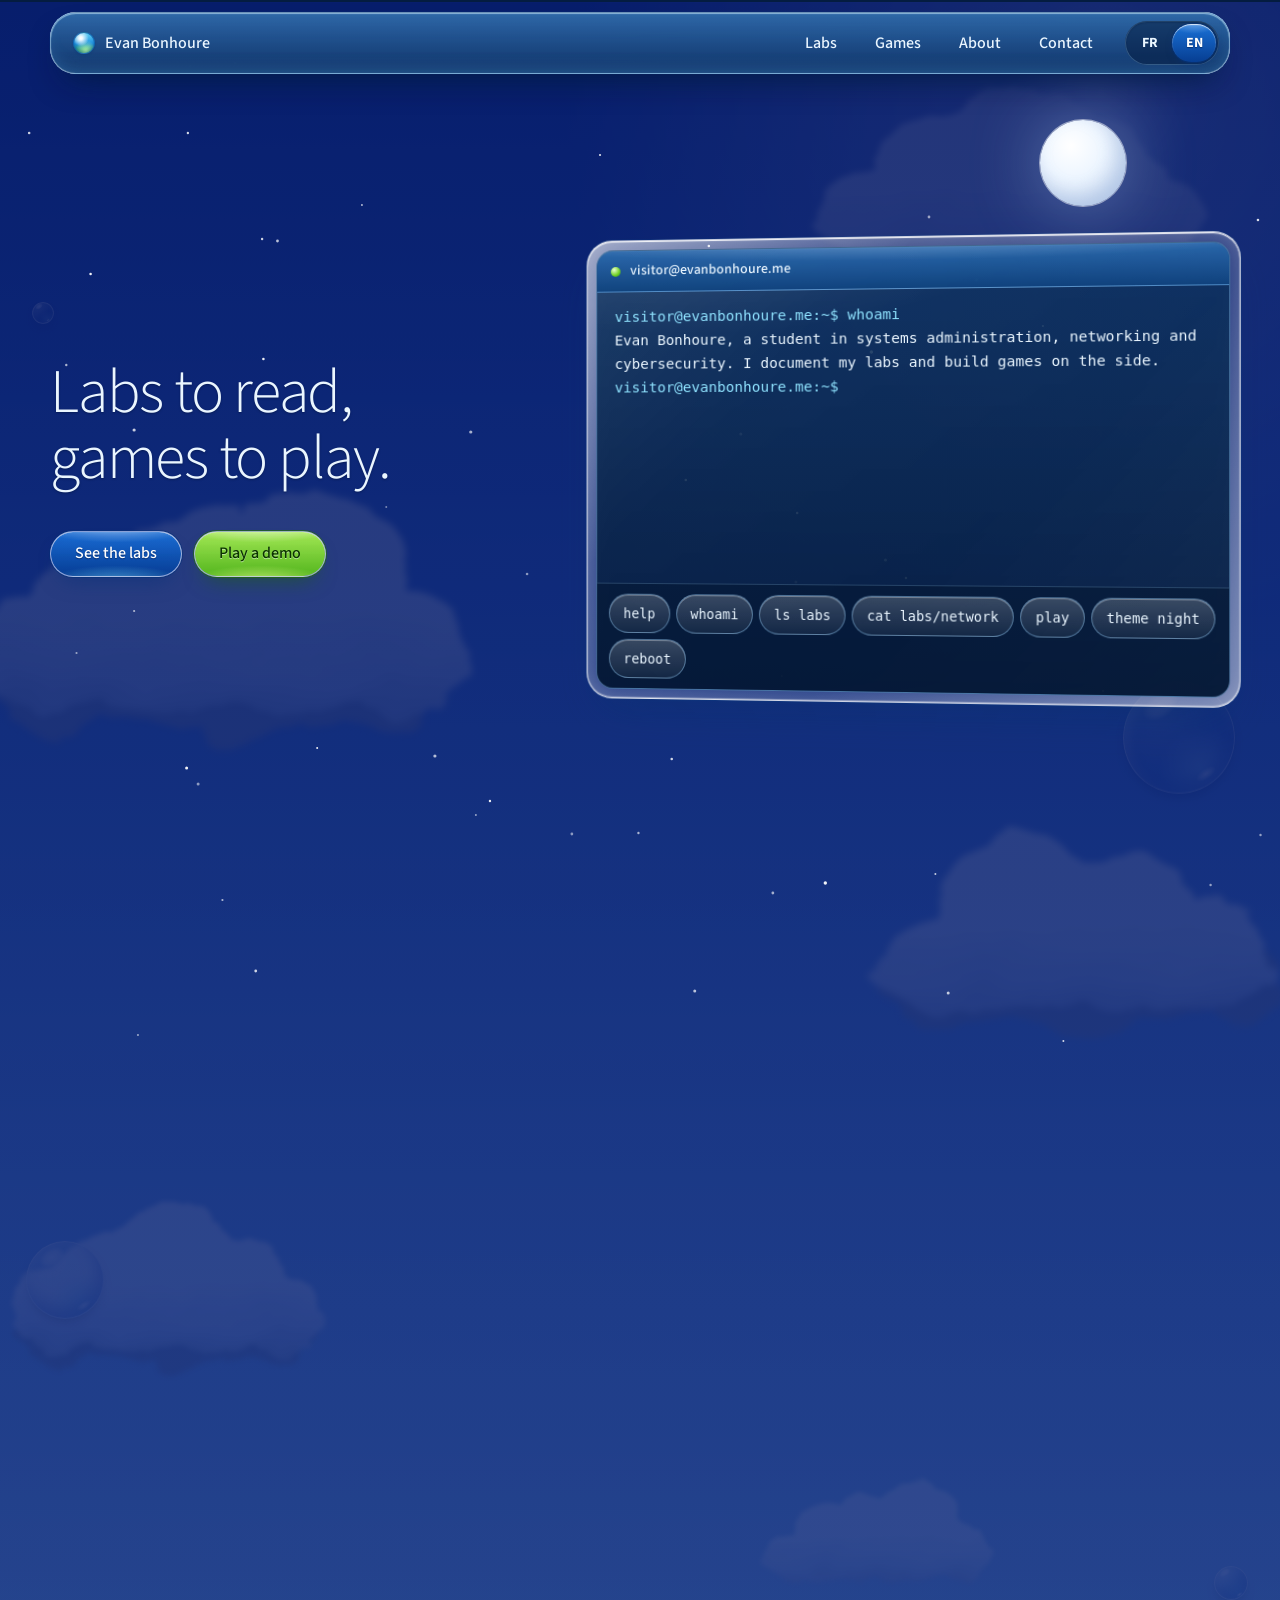
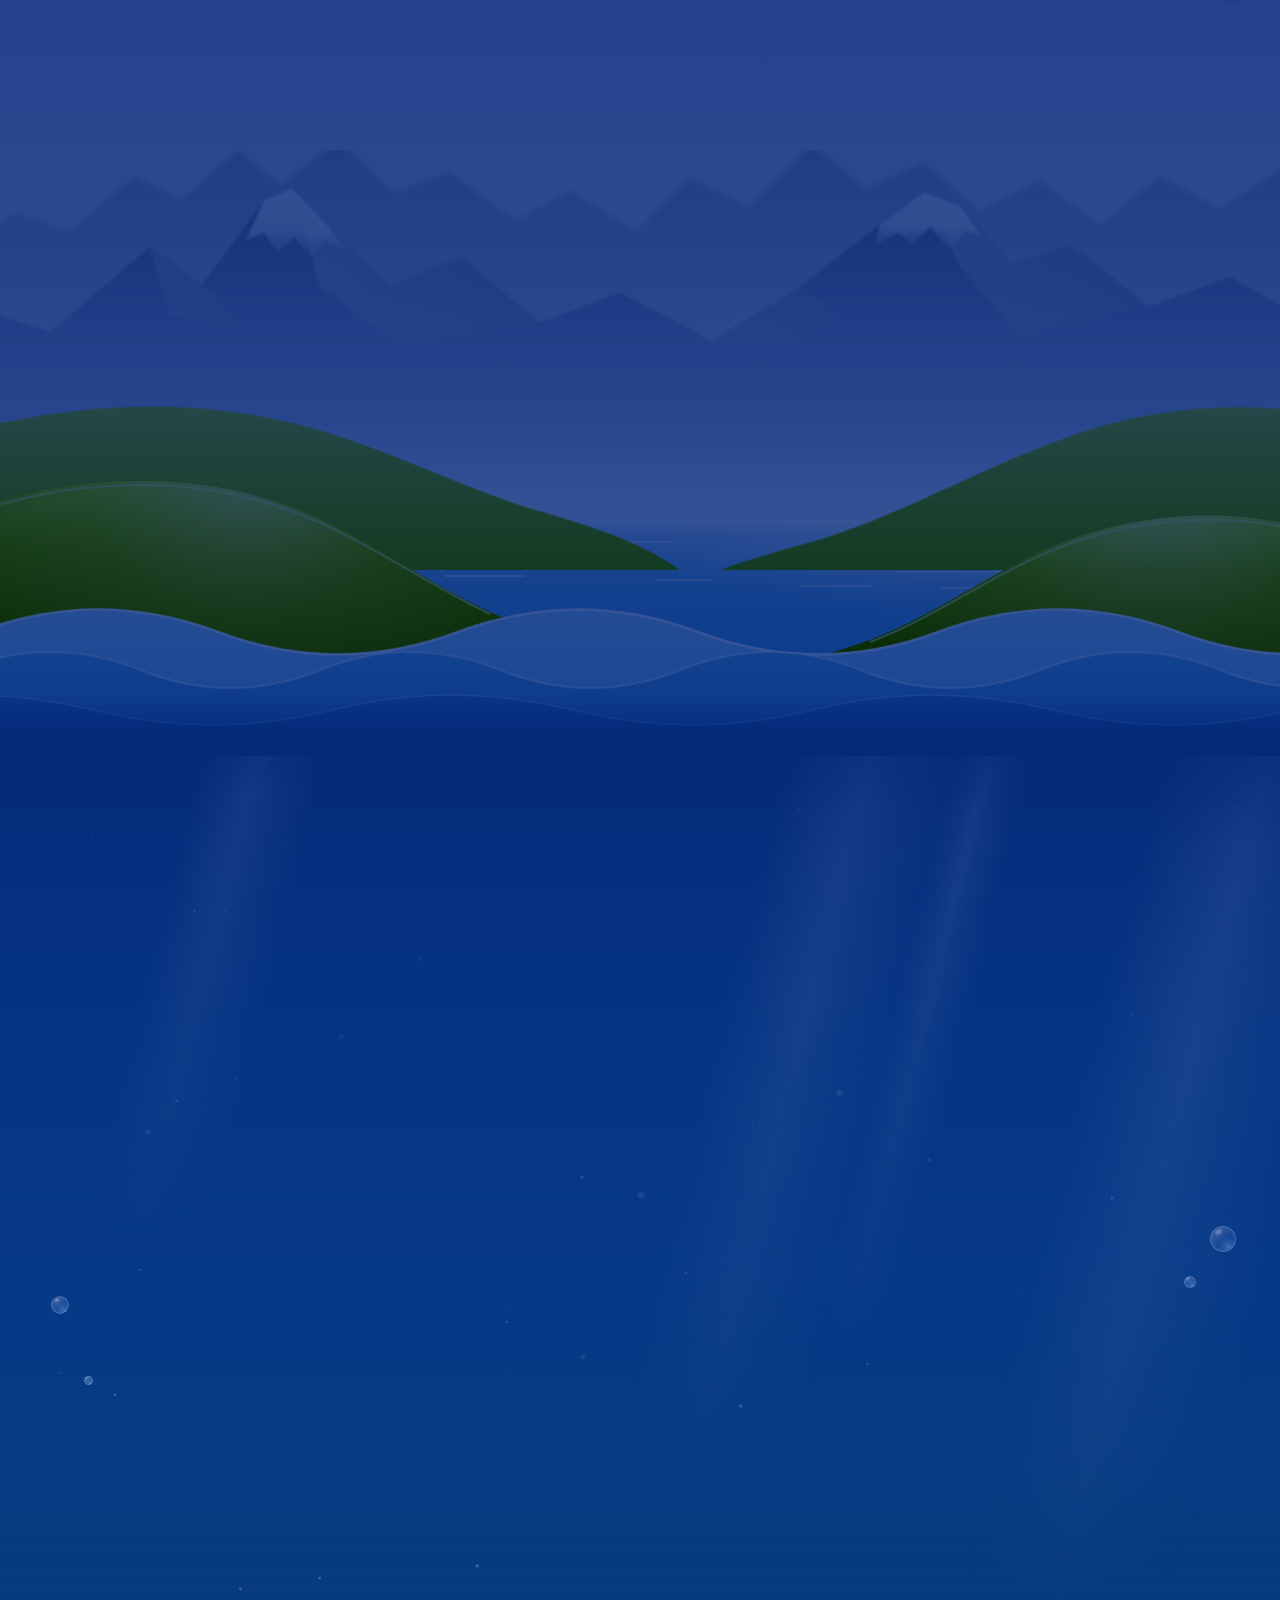
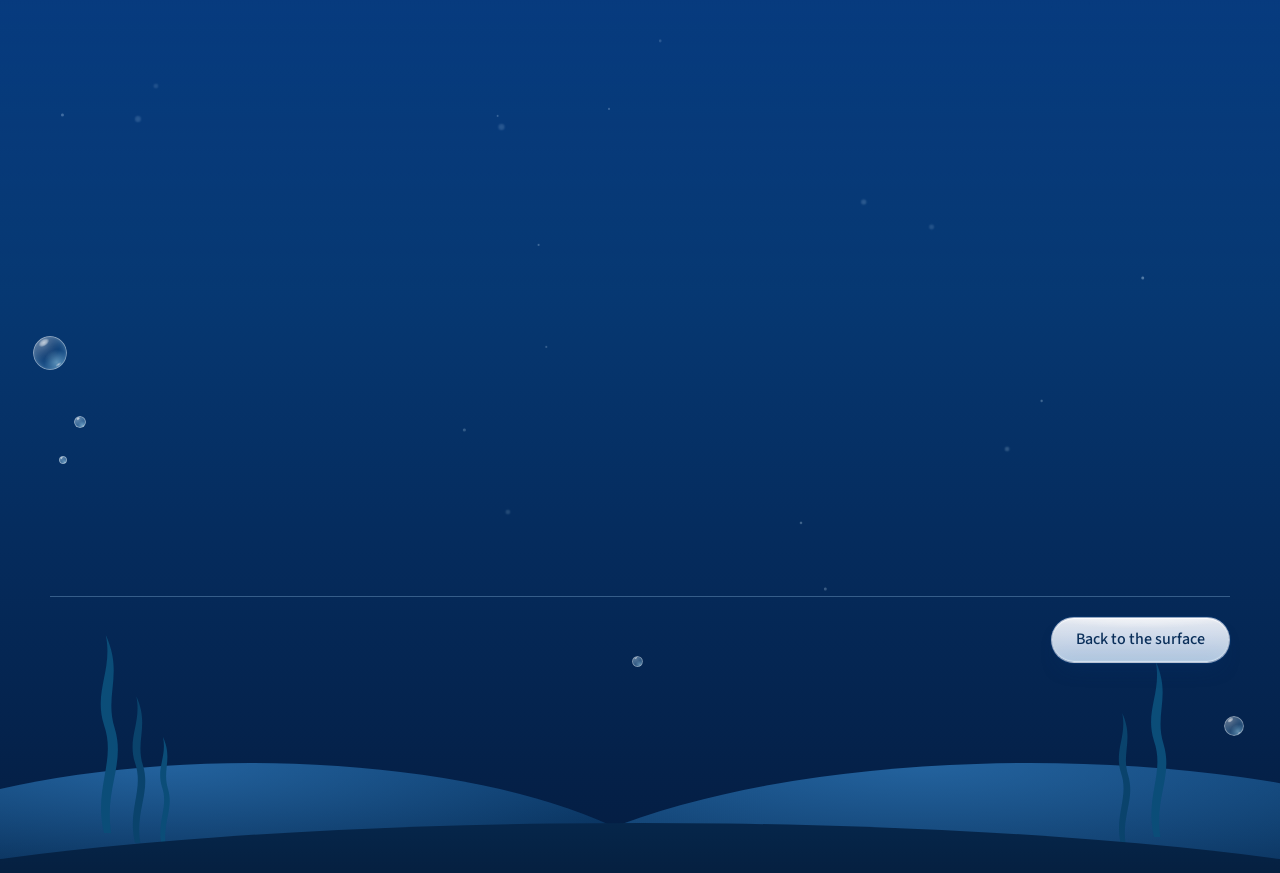
<file: en/index.html>
<!doctype html>
<html lang="en">
<head>
<meta charset="utf-8">
<meta name="viewport" content="width=device-width, initial-scale=1">
<title>Evan Bonhoure · Systems, networking and security portfolio</title>
<meta name="description" content="Portfolio of Evan Bonhoure, a student in systems administration, networking and cybersecurity: documented labs and games you can play on the page.">
<meta name="theme-color" content="#2f8fe6">
<link rel="canonical" href="https://evanbonhoure.me/en/">
<link rel="alternate" hreflang="fr" href="https://evanbonhoure.me/">
<link rel="alternate" hreflang="en" href="https://evanbonhoure.me/en/">
<link rel="alternate" hreflang="x-default" href="https://evanbonhoure.me/">
<meta property="og:type" content="website">
<meta property="og:title" content="Evan Bonhoure · Systems, networking and security portfolio">
<meta property="og:description" content="Portfolio of Evan Bonhoure, a student in systems administration, networking and cybersecurity: documented labs and games you can play on the page.">
<meta property="og:url" content="https://evanbonhoure.me/en/">
<meta property="og:locale" content="en_US">
<link rel="icon" type="image/svg+xml" href="/assets/favicon.svg">
<link rel="preload" href="/assets/fonts/source-sans-3-latin-400-normal.woff2" as="font" type="font/woff2" crossorigin>
<link rel="preload" href="/assets/fonts/source-sans-3-latin-300-normal.woff2" as="font" type="font/woff2" crossorigin>
<link rel="stylesheet" href="/assets/style.css">
<script>(function(d){var h=new Date().getHours();d.setAttribute('data-sky',h<6||h>=21?'night':h<8||h>=18?'dusk':'day');try{if(!sessionStorage.getItem('fa-boot')&&!matchMedia('(prefers-reduced-motion: reduce)').matches){sessionStorage.setItem('fa-boot','1');d.className+=' fa-booting'}}catch(e){}})(document.documentElement)</script>
</head>
<body>
<div class="fa-boot"><div class="fa-boot-black"></div><div class="fa-boot-scr"></div><div class="fa-boot-edge"></div><div class="fa-boot-log" aria-hidden="true"><span style="--n:0">evanbonhoure.me</span><span style="--n:1">power ............... <b>ok</b></span><span style="--n:2">display ............. <b>ok</b></span><span style="--n:3">network ............. <b>ok</b></span><span style="--n:4">firewall ............ <b>ok</b></span><span style="--n:5">sky ................. <b>ok</b></span><span style="--n:6">water ............... <b>ok</b></span><span style="--n:7">labs ................ <b>ok</b></span><span style="--n:8">games ............... <b>ok</b></span><span style="--n:9">starting</span></div><div class="fa-boot-logo" aria-hidden="true"><span class="fa-boot-halo"></span><span class="fa-boot-ring"></span><span class="fa-boot-orb"></span></div><div class="fa-boot-name" aria-hidden="true">Evan Bonhoure</div><button type="button" class="fa-boot-skip">Skip</button></div>
<div class="desk">
<div class="sc-host" data-sc-name="Main"><div class="fa-noblur" style="position: relative; display: flex; flex-direction: column; overflow-x: clip; font-family: &quot;Source Sans 3&quot;, &quot;Lucida Grande&quot;, &quot;Trebuchet MS&quot;, sans-serif; font-size: 16px; line-height: 1.5; color: rgb(10, 37, 64); background: rgb(4, 28, 64);"><svg width="0" height="0" aria-hidden="true" style="position: absolute;"><defs><filter id="fa-cloud-a" x="-20%" y="-30%" width="140%" height="160%" color-interpolation-filters="sRGB"><feTurbulence type="fractalNoise" baseFrequency="0.011 0.019" numOctaves="4" seed="4" result="n"></feTurbulence><feDisplacementMap in="SourceGraphic" in2="n" scale="44" xChannelSelector="R" yChannelSelector="G" result="d"></feDisplacementMap><feGaussianBlur in="d" stdDeviation="4"></feGaussianBlur></filter><filter id="fa-cloud-b" x="-20%" y="-30%" width="140%" height="160%" color-interpolation-filters="sRGB"><feTurbulence type="fractalNoise" baseFrequency="0.014 0.022" numOctaves="4" seed="11" result="n"></feTurbulence><feDisplacementMap in="SourceGraphic" in2="n" scale="40" xChannelSelector="R" yChannelSelector="G" result="d"></feDisplacementMap><feGaussianBlur in="d" stdDeviation="3.5"></feGaussianBlur></filter><filter id="fa-soft" x="-5%" y="-10%" width="110%" height="120%"><feGaussianBlur stdDeviation="2.2"></feGaussianBlur></filter><filter id="fa-soft2" x="-5%" y="-10%" width="110%" height="120%"><feGaussianBlur stdDeviation="0.9"></feGaussianBlur></filter><linearGradient id="fa-cloud-g" gradientUnits="userSpaceOnUse" x1="0" y1="30" x2="0" y2="250"><stop offset="0" stop-color="#ffffff"></stop><stop offset=".5" stop-color="#ffffff"></stop><stop offset=".8" stop-color="#e2f0fb"></stop><stop offset="1" stop-color="#bfd9f0"></stop></linearGradient><linearGradient id="fa-m-far" x1="0" y1="0" x2="0" y2="1"><stop offset="0" stop-color="#9cc4e8"></stop><stop offset=".8" stop-color="#d6ecfa"></stop><stop offset="1" stop-color="#d6ecfa"></stop></linearGradient><linearGradient id="fa-m-mid" x1="0" y1="0" x2="0" y2="1"><stop offset="0" stop-color="#5f9bd3"></stop><stop offset=".6" stop-color="#a9d2f0"></stop><stop offset="1" stop-color="#cfe8f9"></stop></linearGradient><linearGradient id="fa-m-lit" x1="0" y1="0" x2="1" y2="1"><stop offset="0" stop-color="#ffffff" stop-opacity=".5"></stop><stop offset="1" stop-color="#ffffff" stop-opacity="0"></stop></linearGradient><linearGradient id="fa-m-snow" x1="0" y1="0" x2="0" y2="1"><stop offset="0" stop-color="#ffffff"></stop><stop offset=".6" stop-color="#ffffff" stop-opacity=".85"></stop><stop offset="1" stop-color="#ffffff" stop-opacity="0"></stop></linearGradient><linearGradient id="fa-h-back" x1="0" y1="0" x2="0" y2="1"><stop offset="0" stop-color="#a9df7c"></stop><stop offset="1" stop-color="#58b338"></stop></linearGradient><linearGradient id="fa-h-front" x1="0" y1="0" x2="0" y2="1"><stop offset="0" stop-color="#a4e84e"></stop><stop offset=".35" stop-color="#63c022"></stop><stop offset="1" stop-color="#27820b"></stop></linearGradient><radialGradient id="fa-h-sunL" gradientUnits="userSpaceOnUse" cx="330" cy="40" r="330"><stop offset="0" stop-color="#f4ffad" stop-opacity=".85"></stop><stop offset=".5" stop-color="#d8f97c" stop-opacity=".3"></stop><stop offset="1" stop-color="#d8f97c" stop-opacity="0"></stop></radialGradient><radialGradient id="fa-h-sunR" gradientUnits="userSpaceOnUse" cx="1240" cy="60" r="320"><stop offset="0" stop-color="#f4ffad" stop-opacity=".85"></stop><stop offset=".5" stop-color="#d8f97c" stop-opacity=".3"></stop><stop offset="1" stop-color="#d8f97c" stop-opacity="0"></stop></radialGradient><linearGradient id="fa-h-shade" x1="0" y1="0" x2="0" y2="1"><stop offset="0" stop-color="#1c6b08" stop-opacity="0"></stop><stop offset="1" stop-color="#1c6b08" stop-opacity=".34"></stop></linearGradient><linearGradient id="fa-w1" x1="0" y1="0" x2="0" y2="1"><stop offset="0" stop-color="#9fe4fb"></stop><stop offset="1" stop-color="#3fb6ec"></stop></linearGradient><linearGradient id="fa-w2" x1="0" y1="0" x2="0" y2="1"><stop offset="0" stop-color="#4fc0f0"></stop><stop offset="1" stop-color="#178bd6"></stop></linearGradient><linearGradient id="fa-w3" x1="0" y1="0" x2="0" y2="1"><stop offset="0" stop-color="#2a9be0"></stop><stop offset=".55" stop-color="#0e77c6"></stop><stop offset="1" stop-color="#0e77c6"></stop></linearGradient></defs></svg><header style="position: sticky; top: 12px; z-index: 40; margin-top: 12px; padding: 0px 24px;"><nav class="fa-navskin" aria-label="Main navigation" style="max-width: 1180px; margin: 0px auto; min-height: 60px; padding: 8px 10px 8px 14px; display: flex; flex-wrap: wrap; align-items: center; justify-content: space-between; gap: 8px 20px;"><a class="fa-nav-a" href="#haut" style="gap: 10px; padding: 0px 8px;"><span class="fa-orb" aria-hidden="true" style="width: 22px; height: 22px;"></span><span>Evan Bonhoure</span></a><div style="display: flex; flex-wrap: wrap; align-items: center; gap: 4px 6px;"><a class="fa-nav-a" href="#labs">Labs</a><a class="fa-nav-a" href="#jeux">Games</a><a class="fa-nav-a" href="#apropos">About</a><a class="fa-nav-a" href="#contact">Contact</a><div class="fa-seg" role="group" aria-label="Language" style="margin-left: 10px;"><a class="fa-seg-b" href="/" hreflang="fr" lang="fr" aria-label="Français">FR</a><a class="fa-seg-b fa-seg-on" href="/en/" hreflang="en" lang="en" aria-label="English" aria-current="true">EN</a></div></div></nav></header><div id="haut" style="position: relative; overflow: clip; margin-top: -72px; padding: 148px 24px 400px; background: radial-gradient(circle at 86% 4%, rgba(255, 255, 255, 0.95) 0%, rgba(255, 255, 255, 0.5) 4%, rgba(255, 255, 255, 0) 22%), linear-gradient(rgb(47, 143, 230) 0%, rgb(92, 176, 241) 24%, rgb(157, 214, 248) 54%, rgb(207, 238, 252) 80%, rgb(233, 248, 254) 100%);"><div aria-hidden="true" style="position: absolute; inset: 0px; pointer-events: none;"><div class="fa-sky"></div><div class="fa-sun" style="left: calc(86% - 600px); top: -500px; width: 1200px; height: 1200px;"></div><div class="fa-px" data-px="0.14" style="position: absolute; top: 60px; right: 1%;"><div class="fa-drift" style="animation-duration: 42s; animation-delay: -13s;"><svg width="520" height="235" viewBox="0 0 620 280"><g filter="url(#fa-cloud-a)"><g fill="#a9cbe9"><circle cx="160" cy="196" r="58"></circle><circle cx="320" cy="190" r="74"></circle><circle cx="468" cy="200" r="52"></circle><ellipse cx="312" cy="214" rx="220" ry="34"></ellipse></g><g fill="url(#fa-cloud-g)"><circle cx="150" cy="176" r="60"></circle><circle cx="228" cy="146" r="82"></circle><circle cx="322" cy="124" r="98"></circle><circle cx="414" cy="154" r="80"></circle><circle cx="482" cy="184" r="56"></circle><ellipse cx="312" cy="198" rx="226" ry="38"></ellipse></g></g></svg></div></div><div class="fa-px" data-px="0.2" style="position: absolute; top: 500px; left: -9%;"><div class="fa-drift" style="animation-duration: 55s; animation-delay: -39s; animation-direction: alternate-reverse;"><svg width="660" height="298" viewBox="0 0 620 280"><g filter="url(#fa-cloud-b)"><g fill="#a9cbe9"><circle cx="160" cy="196" r="58"></circle><circle cx="320" cy="190" r="74"></circle><circle cx="468" cy="200" r="52"></circle><ellipse cx="312" cy="214" rx="220" ry="34"></ellipse></g><g fill="url(#fa-cloud-g)"><circle cx="138" cy="182" r="52"></circle><circle cx="210" cy="150" r="74"></circle><circle cx="300" cy="136" r="88"></circle><circle cx="398" cy="128" r="96"></circle><circle cx="486" cy="178" r="60"></circle><ellipse cx="312" cy="198" rx="232" ry="38"></ellipse></g></g></svg></div></div><div class="fa-px" data-px="0.16" style="position: absolute; top: 880px; right: -7%;"><div class="fa-drift" style="animation-duration: 47s; animation-delay: -5s;"><svg width="580" height="262" viewBox="0 0 620 280"><g filter="url(#fa-cloud-a)"><g fill="#a9cbe9"><circle cx="160" cy="196" r="58"></circle><circle cx="320" cy="190" r="74"></circle><circle cx="468" cy="200" r="52"></circle><ellipse cx="312" cy="214" rx="220" ry="34"></ellipse></g><g fill="url(#fa-cloud-g)"><circle cx="160" cy="180" r="56"></circle><circle cx="250" cy="134" r="92"></circle><circle cx="352" cy="150" r="80"></circle><circle cx="440" cy="174" r="64"></circle><ellipse cx="306" cy="198" rx="214" ry="36"></ellipse></g></g></svg></div></div><div class="fa-px" data-px="0.12" style="position: absolute; top: 1300px; left: -4%; opacity: 0.95;"><div class="fa-drift" style="animation-duration: 40s; animation-delay: -25s;"><svg width="430" height="194" viewBox="0 0 620 280"><g filter="url(#fa-cloud-b)"><g fill="#a9cbe9"><circle cx="160" cy="196" r="58"></circle><circle cx="320" cy="190" r="74"></circle><circle cx="468" cy="200" r="52"></circle><ellipse cx="312" cy="214" rx="220" ry="34"></ellipse></g><g fill="url(#fa-cloud-g)"><circle cx="150" cy="176" r="60"></circle><circle cx="228" cy="146" r="82"></circle><circle cx="322" cy="124" r="98"></circle><circle cx="414" cy="154" r="80"></circle><circle cx="482" cy="184" r="56"></circle><ellipse cx="312" cy="198" rx="226" ry="38"></ellipse></g></g></svg></div></div><div class="fa-px" data-px="0.08" style="position: absolute; top: 1560px; right: 20%; opacity: 0.9;"><div class="fa-drift" style="animation-duration: 35s; animation-delay: -8s; animation-direction: alternate-reverse;"><svg width="300" height="135" viewBox="0 0 620 280"><g filter="url(#fa-cloud-a)"><g fill="url(#fa-cloud-g)"><circle cx="138" cy="182" r="52"></circle><circle cx="210" cy="150" r="74"></circle><circle cx="300" cy="136" r="88"></circle><circle cx="398" cy="128" r="96"></circle><circle cx="486" cy="178" r="60"></circle><ellipse cx="312" cy="198" rx="232" ry="38"></ellipse></g></g></svg></div></div><div class="fa-px" data-px="-0.16" style="position: absolute; top: 640px; right: 3.5%;"><span class="fa-float" style="display: block; animation-duration: 13s;"><span class="fa-bub fa-bub-sky" style="position: relative; display: block; width: 112px; height: 112px;"></span></span></div><div class="fa-px" data-px="-0.12" style="position: absolute; top: 1150px; left: 2%;"><span class="fa-float" style="display: block; animation-duration: 11s;"><span class="fa-bub fa-bub-sky" style="position: relative; display: block; width: 78px; height: 78px;"></span></span></div><div class="fa-px" data-px="-0.08" style="position: absolute; top: 1480px; right: 2.5%;"><span class="fa-float" style="display: block; animation-duration: 8s;"><span class="fa-bub fa-bub-sky" style="position: relative; display: block; width: 34px; height: 34px;"></span></span></div><div class="fa-px" data-px="-0.06" style="position: absolute; top: 300px; left: 2.5%;"><span class="fa-float" style="display: block; animation-duration: 7s;"><span class="fa-bub fa-bub-sky" style="position: relative; display: block; width: 22px; height: 22px;"></span></span></div><div style="position: absolute; left: 0px; right: 0px; bottom: 0px; height: 520px; overflow: clip;"><div class="fa-px" data-px="0.09" style="position: absolute; left: 0px; right: 0px; bottom: 90px; height: 360px;"><svg width="100%" height="100%" viewBox="0 0 1440 360" preserveAspectRatio="xMidYMax slice" style="display: block;"><path d="M-20 360 V190 L40 168 L96 132 L150 150 L214 96 L262 118 L318 70 L360 104 L420 60 L474 112 L530 92 L596 140 L650 110 L716 150 L770 98 L830 126 L892 64 L946 108 L1004 82 L1060 130 L1120 100 L1180 144 L1240 96 L1300 128 L1360 90 L1410 122 L1460 108 V360 Z" fill="url(#fa-m-far)" filter="url(#fa-soft)"></path></svg></div><div class="fa-px" data-px="0.06" style="position: absolute; left: 0px; right: 0px; bottom: 80px; height: 360px;"><svg width="100%" height="100%" viewBox="0 0 1440 360" preserveAspectRatio="xMidYMax slice" style="display: block;"><g filter="url(#fa-soft2)"><path d="M-20 360 V214 L70 176 L130 196 L230 110 L282 148 L344 64 L372 52 L410 92 L470 150 L540 120 L620 186 L700 156 L792 204 L880 150 L960 88 L1004 56 L1040 70 L1092 128 L1150 108 L1230 170 L1310 140 L1390 186 L1460 170 V360 Z" fill="url(#fa-m-mid)"></path><path d="M372 52 L410 92 L470 150 L540 120 L620 186 L480 210 L400 150 Z" fill="url(#fa-m-lit)"></path><path d="M1004 56 L1040 70 L1092 128 L1150 108 L1230 170 L1100 200 L1040 130 Z" fill="url(#fa-m-lit)"></path><path d="M230 110 L282 148 L330 190 L250 180 Z" fill="url(#fa-m-lit)" opacity=".7"></path><path d="M770 204 L880 150 L920 180 L860 214 Z" fill="url(#fa-m-lit)" opacity=".5"></path><path d="M344 64 L372 52 L410 92 L424 112 L404 104 L392 122 L374 100 L358 116 L344 96 L326 104 Z" fill="url(#fa-m-snow)"></path><path d="M960 88 L1004 56 L1040 70 L1062 100 L1044 94 L1030 114 L1010 90 L992 108 L978 96 L956 108 Z" fill="url(#fa-m-snow)"></path></g></svg></div><div style="position: absolute; left: 0px; right: 0px; bottom: 120px; height: 130px; background: linear-gradient(rgba(233, 248, 254, 0) 0%, rgba(233, 248, 254, 0.88) 68%, rgba(233, 248, 254, 0.96) 100%);"></div><div style="position: absolute; left: 0px; right: 0px; bottom: 0px; height: 150px; background: radial-gradient(40% 90% at 78% 0%, rgba(255, 255, 255, 0.75) 0%, rgba(255, 255, 255, 0) 70%), linear-gradient(rgb(242, 251, 255) 0%, rgb(166, 226, 249) 10%, rgb(85, 194, 240) 45%, rgb(47, 176, 234) 100%);"></div><svg width="100%" height="90" viewBox="0 0 1440 90" preserveAspectRatio="none" style="position: absolute; left: 0px; bottom: 60px; display: block;"><path d="M980 14h150M1040 26h210M940 38h120M1100 38h90M1010 52h260M900 66h80M1060 68h160M690 22h70M620 44h100M740 60h60M430 30h60M500 56h90" fill="none" stroke="#ffffff" stroke-opacity=".8" stroke-width="1.5" stroke-linecap="round"></path></svg><div class="fa-px" data-px="0.03" style="position: absolute; left: 0px; right: 0px; bottom: 50px; height: 230px;"><svg width="100%" height="100%" viewBox="0 0 1440 230" preserveAspectRatio="xMidYMax slice" style="display: block;"><path d="M-20 230 V110 C100 70 220 56 330 74 C440 92 520 140 610 168 C670 186 720 200 760 230 Z" fill="url(#fa-h-back)"></path><path d="M1460 230 V86 C1360 58 1250 60 1150 96 C1060 128 990 170 910 196 C870 208 830 218 800 230 Z" fill="url(#fa-h-back)"></path></svg></div><svg width="100%" height="250" viewBox="0 0 1440 250" preserveAspectRatio="xMidYMax slice" style="position: absolute; left: 0px; bottom: 0px; display: block;"><path d="M-20 250 V118 C70 74 180 50 290 66 C410 84 480 150 570 192 C620 214 650 232 690 250 Z" fill="url(#fa-h-front)"></path><path d="M-20 250 V118 C70 74 180 50 290 66 C410 84 480 150 570 192 C620 214 650 232 690 250 Z" fill="url(#fa-h-sunL)"></path><path d="M-20 250 V118 C70 74 180 50 290 66 C410 84 480 150 570 192 C620 214 650 232 690 250 Z" fill="url(#fa-h-shade)"></path><path d="M-20 122 C70 78 180 54 290 70 C410 88 480 152 570 194" fill="none" stroke="#e9ffb0" stroke-opacity=".7" stroke-width="2"></path><path d="M1460 250 V134 C1370 94 1280 84 1180 110 C1090 134 1030 190 950 220 C910 234 880 242 850 250 Z" fill="url(#fa-h-front)"></path><path d="M1460 250 V134 C1370 94 1280 84 1180 110 C1090 134 1030 190 950 220 C910 234 880 242 850 250 Z" fill="url(#fa-h-sunR)"></path><path d="M1460 250 V134 C1370 94 1280 84 1180 110 C1090 134 1030 190 950 220 C910 234 880 242 850 250 Z" fill="url(#fa-h-shade)"></path><path d="M1460 138 C1370 98 1280 88 1180 114 C1090 138 1030 192 950 222" fill="none" stroke="#e9ffb0" stroke-opacity=".7" stroke-width="2"></path></svg></div><div class="fa-tint fa-tint-sky"></div><div class="fa-stars" style="box-shadow: 2.2vw 130px 0px 0.3px rgba(255, 255, 255, 0.79), 14.6vw 130px 0px 0.2px rgba(255, 255, 255, 0.83), 15.4vw 781px 0px 0.5px rgba(255, 255, 255, 0.52), 53.5vw 477px 0px 0.3px rgba(255, 255, 255, 0.95), 10.1vw 35px 0px 0.7px rgba(255, 255, 255, 0.65), 20.5vw 356px 0px 0.3px rgba(255, 255, 255, 0.93), 21.6vw 238px 0px 0.4px rgba(255, 255, 255, 0.72), 94.5vw 882px 0px 0.2px rgba(255, 255, 255, 0.55), 83.0vw 1038px 0px 0.0px rgba(255, 255, 255, 0.82), 86.1vw 688px 0px 0.2px rgba(255, 255, 255, 0.85), 72.5vw 214px 0px 0.4px rgba(255, 255, 255, 0.56), 5.1vw 362px 0px 0.2px rgba(255, 255, 255, 0.65), 64.4vw 880px 0px 0.7px rgba(255, 255, 255, 0.94), 98.4vw 832px 0px 0.2px rgba(255, 255, 255, 0.54), 62.1vw 579px 0px 0.5px rgba(255, 255, 255, 0.50), 19.9vw 968px 0px 0.4px rgba(255, 255, 255, 0.80), 10.4vw 427px 0px 0.6px rgba(255, 255, 255, 0.77), 98.2vw 217px 0px 0.3px rgba(255, 255, 255, 0.85), 44.6vw 831px 0px 0.4px rgba(255, 255, 255, 0.51), 10.7vw 1032px 0px 0.1px rgba(255, 255, 255, 0.55), 33.9vw 753px 0px 0.6px rgba(255, 255, 255, 0.69), 49.8vw 830px 0px 0.2px rgba(255, 255, 255, 0.64), 61.0vw 673px 0px 0.0px rgba(255, 255, 255, 0.51), 14.5vw 765px 0px 0.5px rgba(255, 255, 255, 0.94), 76.2vw 277px 0px 0.5px rgba(255, 255, 255, 0.94), 35.2vw 25px 0px 0.3px rgba(255, 255, 255, 0.59), 18.3vw 60px 0px 0.1px rgba(255, 255, 255, 0.88), 5.9vw 650px 0px 0.1px rgba(255, 255, 255, 0.55), 81.4vw 323px 0px 0.1px rgba(255, 255, 255, 0.68), 69.1vw 557px 0px 0.6px rgba(255, 255, 255, 0.65), 52.4vw 756px 0px 0.3px rgba(255, 255, 255, 0.81), 46.8vw 152px 0px 0.1px rgba(255, 255, 255, 0.84), 74.0vw 990px 0px 0.5px rgba(255, 255, 255, 0.74), 17.3vw 897px 0px 0.1px rgba(255, 255, 255, 0.66), 14.8vw 408px 0px 0.2px rgba(255, 255, 255, 0.66), 70.7vw 575px 0px 0.2px rgba(255, 255, 255, 0.84), 73.0vw 871px 0px 0.0px rgba(255, 255, 255, 0.76), 88.7vw 282px 0px 0.1px rgba(255, 255, 255, 0.86), 36.7vw 429px 0px 0.6px rgba(255, 255, 255, 0.64), 20.4vw 236px 0px 0.2px rgba(255, 255, 255, 0.80), 37.1vw 812px 0px 0.0px rgba(255, 255, 255, 0.57), 62.2vw 510px 0px 0.3px rgba(255, 255, 255, 0.92), 28.2vw 202px 0px 0.0px rgba(255, 255, 255, 0.69), 30.1vw 504px 0px 0.0px rgba(255, 255, 255, 0.45), 38.2vw 798px 0px 0.2px rgba(255, 255, 255, 0.91), 57.8vw 431px 0px 0.5px rgba(255, 255, 255, 0.57), 60.3vw 890px 0px 0.4px rgba(255, 255, 255, 0.61), 10.4vw 608px 0px 0.1px rgba(255, 255, 255, 0.64), 54.2vw 988px 0px 0.5px rgba(255, 255, 255, 0.71), 85.1vw 333px 0px 0.3px rgba(255, 255, 255, 0.79), 55.3vw 243px 0px 0.3px rgba(255, 255, 255, 0.86), 24.7vw 745px 0px 0.0px rgba(255, 255, 255, 0.93), 68.0vw 349px 0px 0.7px rgba(255, 255, 255, 0.85), 7.0vw 271px 0px 0.3px rgba(255, 255, 255, 0.95), 14.8vw 63px 0px 0.2px rgba(255, 255, 255, 0.47), 41.1vw 571px 0px 0.3px rgba(255, 255, 255, 0.52);"></div><div class="fa-moon"></div></div><div style="position: relative; max-width: 1180px; margin: 0px auto; display: flex; flex-direction: column; gap: 112px;"><div style="display: flex; flex-wrap: wrap; align-items: center; gap: 40px 56px; min-height: calc(100svh - 262px); perspective: 1800px;"><div style="flex: 1 1 380px; min-width: 0px; display: flex; flex-direction: column; align-items: flex-start; gap: 30px;"><h1 style="margin: 0px; font-size: 62px; line-height: 1.06; font-weight: 300; letter-spacing: -0.02em; color: rgb(5, 37, 72); text-shadow: rgba(255, 255, 255, 0.55) 0px 1px 0px;"><span class="fa-up" style="--fa-d: .08s; display: block;">Labs to read,</span><span class="fa-up" style="--fa-d: .17s; display: block;">games to play.</span></h1><div class="fa-up" style="--fa-d: .26s; display: flex; flex-wrap: wrap; gap: 12px; margin-top: 8px;"><a class="fa-btn" href="#labs">See the labs</a><a class="fa-btn fa-btn-go" href="#demo">Play a demo</a></div></div><section id="terminal" class="fa-win fa-up fa-hero-term" aria-label="Terminal" data-term="" style="--fa-d: .34s; flex: 1.3 1 520px; min-width: 0px; scroll-margin-top: 96px;"><div class="fa-pane fa-term"><div class="fa-term-bar"><span class="fa-led" aria-hidden="true"></span><span>visitor@evanbonhoure.me</span></div><div class="fa-term-scr" data-term-scr=""><div class="fa-term-out" data-term-out="" role="log" aria-live="polite"><div class="fa-t-cmd">~$ whoami</div><div>Evan Bonhoure, a student in systems administration, networking and cybersecurity. I document my labs and build games on the side.</div></div><label class="fa-term-line" hidden=""><span class="fa-term-ps" data-term-ps="" aria-hidden="true">~$</span><input class="fa-term-in" data-term-in="" type="text" aria-label="Command" autocomplete="off" autocapitalize="off" autocorrect="off" spellcheck="false" enterkeyhint="go" maxlength="80"></label></div><div class="fa-term-keys" data-term-keys="" hidden=""></div></div></section></div><section id="labs" style="display: flex; flex-direction: column; gap: 28px; scroll-margin-top: 96px;"><div class="fa-in" style="display: flex; flex-direction: column; gap: 8px;"><h2 style="margin: 0px; font-size: 42px; line-height: 1.1; font-weight: 300; color: rgb(5, 37, 72); text-shadow: rgba(255, 255, 255, 0.6) 0px 1px 0px;">Labs</h2><p style="margin: 0px; max-width: 40em; font-size: 18px; color: rgb(10, 47, 90); text-wrap: pretty;">Infrastructure built end to end, then documented: context, diagram, steps, pitfalls, takeaways.</p></div><article id="lab-minecraft" class="fa-win fa-in" style="scroll-margin-top: 96px;"><div class="fa-pane" style="display: flex; flex-wrap: wrap;"><figure style="flex: 1.25 1 480px; min-width: 0px; margin: 0px; min-height: 340px; padding: 28px; display: flex; flex-direction: column; justify-content: center; gap: 16px; overflow-x: auto; background: linear-gradient(rgb(220, 240, 252) 0%, rgb(195, 228, 248) 100%); border-right: 1px solid rgba(24, 96, 168, 0.25);"><div style="display: flex; align-items: center;"><div class="fa-node" style="flex: 0 0 auto; width: 118px;">Laptop<span style="font-size: 12px; font-weight: 400; color: rgb(51, 82, 110);">former host</span></div><div style="flex: 1 1 0%; min-width: 56px; display: flex; flex-direction: column; align-items: center; gap: 4px; padding-bottom: 20px;"><span style="font-size: 12px; color: rgb(51, 82, 110);">migration</span><span class="fa-wire fa-wire-h" data-pk="a:0:0:100" style="width: 100%; height: 2px; background: rgb(21, 104, 200);"></span></div><div class="fa-zone" style="flex: 0 1 250px; min-width: 190px;"><span style="font-size: 12px; font-weight: 700; letter-spacing: 0.04em; color: rgb(10, 58, 102);">Oracle Cloud</span><div class="fa-node fa-node-fw" style="min-height: 40px;">Crafty Controller</div><div class="fa-node" style="min-height: 40px;">Modded servers<span style="font-size: 12px; font-weight: 400; color: rgb(51, 82, 110);">NeoForge, Forge</span></div><div class="fa-node" style="min-height: 40px;">rclone backups</div></div><div style="flex: 1 1 0%; min-width: 56px; display: flex; flex-direction: column; align-items: center; gap: 4px; padding-bottom: 20px;"><span style="font-size: 12px; color: rgb(51, 82, 110);">connection</span><span class="fa-wire fa-wire-h" data-pk="b:0:100:0" style="width: 100%; height: 2px; background: rgb(21, 104, 200);"></span></div><div class="fa-node" style="flex: 0 0 auto; width: 96px;">Players</div></div><figcaption style="font-size: 13px; color: rgb(51, 82, 110);">Architecture diagram after the migration</figcaption></figure><div style="flex: 1 1 360px; min-width: 0px; padding: 32px 36px; display: flex; flex-direction: column; align-items: flex-start; gap: 14px;"><h3 style="margin: 0px; font-size: 27px; line-height: 1.2; font-weight: 500; color: rgb(5, 37, 72); text-wrap: balance;">Modded Minecraft server on Oracle Cloud</h3><p style="margin: 0px; font-size: 16px; line-height: 1.6; color: rgb(29, 60, 90); text-wrap: pretty;">A modded server that used to run on my laptop, migrated to an Oracle Cloud Always Free VM and managed with Crafty. The write-up will cover the install, the migration and the backups.</p><div style="display: flex; flex-wrap: wrap; gap: 6px;"><span class="fa-tag">Oracle Cloud</span><span class="fa-tag">Ubuntu 24.04</span><span class="fa-tag">Crafty Controller</span><span class="fa-tag">NeoForge</span><span class="fa-tag">rclone</span><span class="fa-tag">Tailscale</span></div><span class="fa-btn fa-btn-off" aria-disabled="true" style="margin-top: 6px;">Write-up coming soon</span></div></div></article><article id="lab-reseau" class="fa-win fa-in" style="scroll-margin-top: 96px;"><div class="fa-pane" style="display: flex; flex-wrap: wrap;"><div style="flex: 1 1 360px; min-width: 0px; padding: 32px 36px; display: flex; flex-direction: column; align-items: flex-start; justify-content: center; gap: 14px;"><h3 style="margin: 0px; font-size: 27px; line-height: 1.2; font-weight: 500; color: rgb(5, 37, 72); text-wrap: balance;">Secured network mock-up in VirtualBox</h3><p style="margin: 0px; font-size: 16px; line-height: 1.6; color: rgb(29, 60, 90); text-wrap: pretty;">A complete mock-up built from Debian VMs: Shorewall firewall, a DMZ with a web server, OpenVPN and a Squid proxy, plus an isolated LAN. The write-up will cover the diagram, the filtering rules and the tests.</p><div style="display: flex; flex-wrap: wrap; gap: 6px;"><span class="fa-tag">VirtualBox</span><span class="fa-tag">Debian</span><span class="fa-tag">Shorewall</span><span class="fa-tag">OpenVPN</span><span class="fa-tag">Squid</span><span class="fa-tag">DMZ</span></div><span class="fa-btn fa-btn-off" aria-disabled="true" style="margin-top: 6px;">Write-up coming soon</span></div><figure style="flex: 1.25 1 480px; min-width: 0px; margin: 0px; padding: 28px; display: flex; flex-direction: column; justify-content: center; gap: 16px; background: linear-gradient(rgb(220, 240, 252) 0%, rgb(195, 228, 248) 100%); border-left: 1px solid rgba(24, 96, 168, 0.25);"><div style="display: flex; flex-direction: column; align-items: center; width: 100%; max-width: 470px; margin: 0px auto;"><div class="fa-node" style="min-width: 150px;">Internet</div><span class="fa-wire fa-wire-v" data-pk="a:0:0:100 b:3:100:0" style="width: 2px; height: 16px; background: rgb(21, 104, 200);"></span><div class="fa-node fa-node-fw" style="min-width: 210px;">parefeu<span style="font-size: 12px; font-weight: 400;">Shorewall</span></div><span class="fa-wire fa-wire-v" data-pk="a:1:0:100 b:2:100:0" style="width: 2px; height: 16px; background: rgb(21, 104, 200);"></span><span class="fa-wire fa-wire-h" data-pk="a:2:50:0 b:1:100:50" style="width: 50%; height: 2px; background: rgb(21, 104, 200);"></span><div style="display: grid; grid-template-columns: repeat(2, minmax(0px, 1fr)); width: 100%;"><div style="display: flex; flex-direction: column; align-items: center; padding: 0px 8px;"><span class="fa-wire fa-wire-v" data-pk="a:3:0:100" style="width: 2px; height: 16px; background: rgb(21, 104, 200);"></span><div class="fa-zone" style="width: 100%;"><span style="font-size: 12px; font-weight: 700; letter-spacing: 0.04em; color: rgb(10, 58, 102);">DMZ</span><div class="fa-node" style="min-height: 38px;">serveurweb</div><div class="fa-node" style="min-height: 38px;">vpn<span style="font-size: 12px; font-weight: 400; color: rgb(51, 82, 110);">OpenVPN</span></div><div class="fa-node" style="min-height: 38px;">proxyweb<span style="font-size: 12px; font-weight: 400; color: rgb(51, 82, 110);">Squid</span></div></div></div><div style="display: flex; flex-direction: column; align-items: center; padding: 0px 8px;"><span class="fa-wire fa-wire-v" data-pk="b:0:100:0" style="width: 2px; height: 16px; background: rgb(21, 104, 200);"></span><div class="fa-zone" style="width: 100%;"><span style="font-size: 12px; font-weight: 700; letter-spacing: 0.04em; color: rgb(10, 58, 102);">LAN</span><div class="fa-node" style="min-height: 38px;">alice<span style="font-size: 12px; font-weight: 400; color: rgb(51, 82, 110);">client machine</span></div></div></div></div></div><figcaption style="font-size: 13px; color: rgb(51, 82, 110);">Zones and flows of the mock-up</figcaption></figure></div></article></section></div></div><div aria-hidden="true" style="position: relative; height: 170px; margin-top: -84px; overflow: clip;"><div class="fa-heave" style="position: absolute; left: 0px; top: 0px; animation-duration: 6s;"><svg class="fa-swell" width="4320" height="210" viewBox="0 0 4320 210" style="display: block; animation-duration: 24s;"><path d="M0 46 c80 -30 160 -30 240 0 s160 30 240 0 c80 -30 160 -30 240 0 s160 30 240 0 c80 -30 160 -30 240 0 s160 30 240 0 c80 -30 160 -30 240 0 s160 30 240 0 c80 -30 160 -30 240 0 s160 30 240 0 c80 -30 160 -30 240 0 s160 30 240 0 c80 -30 160 -30 240 0 s160 30 240 0 c80 -30 160 -30 240 0 s160 30 240 0 c80 -30 160 -30 240 0 s160 30 240 0 V210 H0 Z" fill="url(#fa-w1)" stroke="#ffffff" stroke-opacity=".9" stroke-width="2.5"></path></svg></div><div class="fa-heave" style="position: absolute; left: 0px; top: 0px; animation-duration: 5s;"><svg class="fa-swell-b" width="4320" height="210" viewBox="0 0 4320 210" style="display: block; animation-duration: 30s;"><path d="M0 84 c60 -24 120 -24 180 0 s120 24 180 0 c60 -24 120 -24 180 0 s120 24 180 0 c60 -24 120 -24 180 0 s120 24 180 0 c60 -24 120 -24 180 0 s120 24 180 0 c60 -24 120 -24 180 0 s120 24 180 0 c60 -24 120 -24 180 0 s120 24 180 0 c60 -24 120 -24 180 0 s120 24 180 0 c60 -24 120 -24 180 0 s120 24 180 0 c60 -24 120 -24 180 0 s120 24 180 0 c60 -24 120 -24 180 0 s120 24 180 0 c60 -24 120 -24 180 0 s120 24 180 0 c60 -24 120 -24 180 0 s120 24 180 0 V210 H0 Z" fill="url(#fa-w2)" stroke="#ffffff" stroke-opacity=".55" stroke-width="2"></path></svg></div><div class="fa-heave" style="position: absolute; left: -90px; top: 0px; animation-duration: 4.2s;"><svg class="fa-swell" width="4320" height="210" viewBox="0 0 4320 210" style="display: block; animation-duration: 16s;"><path d="M0 124 c80 -20 160 -20 240 0 s160 20 240 0 c80 -20 160 -20 240 0 s160 20 240 0 c80 -20 160 -20 240 0 s160 20 240 0 c80 -20 160 -20 240 0 s160 20 240 0 c80 -20 160 -20 240 0 s160 20 240 0 c80 -20 160 -20 240 0 s160 20 240 0 c80 -20 160 -20 240 0 s160 20 240 0 c80 -20 160 -20 240 0 s160 20 240 0 c80 -20 160 -20 240 0 s160 20 240 0 V210 H0 Z" fill="url(#fa-w3)" stroke="#bfeaff" stroke-opacity=".5" stroke-width="1.5"></path></svg></div><div style="position: absolute; left: 0px; right: 0px; bottom: 0px; height: 64px; background: linear-gradient(rgba(14, 119, 198, 0) 0%, rgb(14, 119, 198) 100%);"></div><div class="fa-tint fa-tint-wave"></div></div><div style="position: relative; overflow: clip; flex: 1 1 0%; padding: 56px 24px 0px; color: rgb(234, 246, 255); background: linear-gradient(rgb(14, 119, 198) 0%, rgb(12, 106, 184) 14%, rgb(9, 84, 156) 36%, rgb(7, 63, 126) 58%, rgb(5, 44, 94) 80%, rgb(4, 28, 64) 100%);"><div aria-hidden="true" style="position: absolute; inset: 0px; pointer-events: none;"><div class="fa-px" data-px="0.03" style="position: absolute; left: 0px; top: 0px;"><div class="fa-snow" style="box-shadow: 32.7vw 260px 0px 0.4px rgba(214, 240, 255, 0.22), 53.5vw 573px 0px 0.0px rgba(214, 240, 255, 0.31), 4.7vw 673px 0px 0.0px rgba(214, 240, 255, 0.22), 42.6vw 1247px 0px 0.1px rgba(214, 240, 255, 0.25), 62.5vw 1423px 0px 0.3px rgba(214, 240, 255, 0.29), 96.7vw 108px 0px 0.5px rgba(214, 240, 255, 0.26), 15.1vw 211px 0px 0.2px rgba(214, 240, 255, 0.38), 18.7vw 889px 0px 0.4px rgba(214, 240, 255, 0.28), 54.7vw 131px 0px 0.0px rgba(214, 240, 255, 0.25), 67.7vw 664px 0px 0.2px rgba(214, 240, 255, 0.33), 45.4vw 477px 0px 0.5px rgba(214, 240, 255, 0.35), 24.9vw 878px 0px 0.3px rgba(214, 240, 255, 0.39), 72.5vw 460px 0px 0.6px rgba(214, 240, 255, 0.23), 42.0vw 1145px 0px 0.1px rgba(214, 240, 255, 0.31), 4.8vw 1015px 0px 0.5px rgba(214, 240, 255, 0.33), 86.8vw 498px 0px 0.4px rgba(214, 240, 255, 0.33), 57.8vw 706px 0px 0.5px rgba(214, 240, 255, 0.41), 47.5vw 1009px 0px 0.0px rgba(214, 240, 255, 0.35), 64.4vw 1489px 0px 0.5px rgba(214, 240, 255, 0.26), 38.8vw 1016px 0px 0.0px rgba(214, 240, 255, 0.30), 17.5vw 210px 0px 0.0px rgba(214, 240, 255, 0.37), 13.7vw 401px 0px 0.2px rgba(214, 240, 255, 0.39), 8.9vw 695px 0px 0.3px rgba(214, 240, 255, 0.39), 81.3vw 1301px 0px 0.2px rgba(214, 240, 255, 0.29), 36.2vw 1330px 0px 0.6px rgba(214, 240, 255, 0.23), 18.3vw 378px 0px 0.1px rgba(214, 240, 255, 0.31), 58.7vw 423px 0px 0.0px rgba(214, 240, 255, 0.29), 37.2vw 866px 0px 0.6px rgba(214, 240, 255, 0.35), 51.5vw 941px 0px 0.4px rgba(214, 240, 255, 0.21), 89.2vw 1178px 0px 0.5px rgba(214, 240, 255, 0.38), 39.5vw 622px 0px 0.1px rgba(214, 240, 255, 0.34), 7.1vw 138px 0px 0.1px rgba(214, 240, 255, 0.24), 34.3vw 116px 0px 0.0px rgba(214, 240, 255, 0.23), 10.9vw 570px 0px 0.0px rgba(214, 240, 255, 0.39); animation-duration: 27s;"></div></div><div class="fa-px" data-px="0.08" style="position: absolute; left: 0px; top: 0px;"><div class="fa-snow" style="box-shadow: 67.4vw 1185px 2px 1.6px rgba(214, 240, 255, 0.20), 39.6vw 1495px 2px 1.3px rgba(214, 240, 255, 0.16), 26.6vw 420px 2px 1.4px rgba(214, 240, 255, 0.17), 11.5vw 515px 2px 1.4px rgba(214, 240, 255, 0.21), 20.8vw 143px 2px 1.2px rgba(214, 240, 255, 0.21), 39.1vw 1110px 2px 2.0px rgba(214, 240, 255, 0.19), 10.7vw 1102px 2px 1.9px rgba(214, 240, 255, 0.19), 65.5vw 476px 2px 2.1px rgba(214, 240, 255, 0.24), 78.6vw 1432px 2px 1.3px rgba(214, 240, 255, 0.21), 72.7vw 1210px 2px 1.5px rgba(214, 240, 255, 0.16), 62.4vw 192px 2px 1.8px rgba(214, 240, 255, 0.14), 45.5vw 740px 2px 1.1px rgba(214, 240, 255, 0.20), 50.0vw 578px 2px 2.1px rgba(214, 240, 255, 0.24), 88.3vw 397px 2px 1.0px rgba(214, 240, 255, 0.19), 12.1vw 1069px 2px 1.3px rgba(214, 240, 255, 0.16); animation-duration: 19s;"></div></div><div class="fa-px" data-px="0.05" style="position: absolute; top: 0px; left: 56%; width: 190px; height: 900px;"><div class="fa-ray fa-shine" style="left: 0px; width: 190px; height: 900px; animation-duration: 8s;"></div></div><div class="fa-px" data-px="0.03" style="position: absolute; top: 0px; left: 70%; width: 80px; height: 720px;"><div class="fa-ray fa-shine" style="left: 0px; width: 80px; height: 720px; animation-duration: 10s;"></div></div><div class="fa-px" data-px="0.05" style="position: absolute; top: 0px; left: 84%; width: 240px; height: 1040px;"><div class="fa-ray fa-shine" style="left: 0px; width: 240px; height: 1040px; animation-duration: 12s;"></div></div><div class="fa-px" data-px="0.03" style="position: absolute; top: 0px; left: 12%; width: 130px; height: 620px;"><div class="fa-ray fa-shine" style="left: 0px; width: 130px; height: 620px; animation-duration: 9s;"></div></div><span class="fa-rise" style="position: absolute; left: 4%; top: 540px; opacity: 0.8; animation-duration: 17s; animation-delay: -3s;"><span class="fa-wob" style="display: block; animation-duration: 3.9s;"><span class="fa-bub" style="position: relative; display: block; width: 18px; height: 18px;"></span></span></span><span class="fa-rise" style="position: absolute; left: 6.6%; top: 620px; opacity: 0.8; animation-duration: 12s; animation-delay: -7s;"><span class="fa-wob" style="display: block; animation-duration: 3.2s;"><span class="fa-bub" style="position: relative; display: block; width: 9px; height: 9px;"></span></span></span><span class="fa-rise" style="position: absolute; left: 94.5%; top: 470px; opacity: 0.8; animation-duration: 20s; animation-delay: -11s;"><span class="fa-wob" style="display: block; animation-duration: 4.5s;"><span class="fa-bub" style="position: relative; display: block; width: 26px; height: 26px;"></span></span></span><span class="fa-rise" style="position: absolute; left: 92.5%; top: 520px; opacity: 0.8; animation-duration: 14s; animation-delay: -2s;"><span class="fa-wob" style="display: block; animation-duration: 3.5s;"><span class="fa-bub" style="position: relative; display: block; width: 12px; height: 12px;"></span></span></span><span class="fa-rise" style="position: absolute; left: 2.6%; top: 1180px; opacity: 0.75; animation-duration: 24s; animation-delay: -9s;"><span class="fa-wob" style="display: block; animation-duration: 5s;"><span class="fa-bub" style="position: relative; display: block; width: 34px; height: 34px;"></span></span></span><span class="fa-rise" style="position: absolute; left: 5.8%; top: 1260px; opacity: 0.8; animation-duration: 15s; animation-delay: -5s;"><span class="fa-wob" style="display: block; animation-duration: 3.5s;"><span class="fa-bub" style="position: relative; display: block; width: 12px; height: 12px;"></span></span></span><span class="fa-rise" style="position: absolute; left: 4.6%; top: 1300px; opacity: 0.8; animation-duration: 11s; animation-delay: -1s;"><span class="fa-wob" style="display: block; animation-duration: 3.2s;"><span class="fa-bub" style="position: relative; display: block; width: 8px; height: 8px;"></span></span></span><span class="fa-rise" style="position: absolute; left: 95.6%; top: 1560px; opacity: 0.75; animation-duration: 19s; animation-delay: -13s;"><span class="fa-wob" style="display: block; animation-duration: 4s;"><span class="fa-bub" style="position: relative; display: block; width: 20px; height: 20px;"></span></span></span><span class="fa-rise" style="position: absolute; left: 93.4%; top: 1620px; opacity: 0.8; animation-duration: 13s; animation-delay: -6s;"><span class="fa-wob" style="display: block; animation-duration: 3.3s;"><span class="fa-bub" style="position: relative; display: block; width: 10px; height: 10px;"></span></span></span><span class="fa-rise" style="position: absolute; left: 49.4%; top: 1500px; opacity: 0.7; animation-duration: 13s; animation-delay: -6s;"><span class="fa-wob" style="display: block; animation-duration: 3.4s;"><span class="fa-bub" style="position: relative; display: block; width: 11px; height: 11px;"></span></span></span><span class="fa-rise" style="position: absolute; left: 93%; top: 2060px; opacity: 0.7; animation-duration: 18s; animation-delay: -1s;"><span class="fa-wob" style="display: block; animation-duration: 3.7s;"><span class="fa-bub" style="position: relative; display: block; width: 16px; height: 16px;"></span></span></span><span class="fa-rise" style="position: absolute; left: 6.4%; top: 2140px; opacity: 0.7; animation-duration: 22s; animation-delay: -15s;"><span class="fa-wob" style="display: block; animation-duration: 4.3s;"><span class="fa-bub" style="position: relative; display: block; width: 24px; height: 24px;"></span></span></span><span class="fa-rise" style="position: absolute; left: 4%; top: 2200px; opacity: 0.7; animation-duration: 12s; animation-delay: -4s;"><span class="fa-wob" style="display: block; animation-duration: 3.2s;"><span class="fa-bub" style="position: relative; display: block; width: 9px; height: 9px;"></span></span></span><span class="fa-rise" style="position: absolute; left: 61%; top: 2420px; opacity: 0.65; animation-duration: 16s; animation-delay: -8s;"><span class="fa-wob" style="display: block; animation-duration: 3.5s;"><span class="fa-bub" style="position: relative; display: block; width: 13px; height: 13px;"></span></span></span><div style="position: absolute; left: 0px; right: 0px; bottom: 0px; height: 300px; overflow: clip;"><div class="fa-dune" style="left: -200px; bottom: -200px; width: 900px; height: 310px;"></div><div class="fa-dune" style="right: -300px; bottom: -260px; width: 1100px; height: 370px;"></div><div class="fa-sway" style="position: absolute; left: 6%; bottom: 40px; animation-duration: 8s;"><svg width="54" height="198" viewBox="0 0 60 220" style="display: block;"><path d="M30 220 C18 170 44 140 30 100 C18 62 40 40 32 0 C52 44 30 66 42 104 C54 144 30 172 38 220 Z" fill="#0b4d78"></path></svg></div><div class="fa-sway" style="position: absolute; left: 9%; bottom: 30px; animation-duration: 10s;"><svg width="40" height="147" viewBox="0 0 60 220" style="display: block;"><path d="M30 220 C18 170 44 140 30 100 C18 62 40 40 32 0 C52 44 30 66 42 104 C54 144 30 172 38 220 Z" fill="#0a436c"></path></svg></div><div class="fa-sway" style="position: absolute; left: 11.5%; bottom: 26px; animation-duration: 7s;"><svg width="30" height="110" viewBox="0 0 60 220" style="display: block;"><path d="M30 220 C18 170 44 140 30 100 C18 62 40 40 32 0 C52 44 30 66 42 104 C54 144 30 172 38 220 Z" fill="#0b4d78"></path></svg></div><div class="fa-sway" style="position: absolute; right: 8%; bottom: 36px; animation-duration: 9s;"><svg width="48" height="176" viewBox="0 0 60 220" style="display: block;"><path d="M30 220 C18 170 44 140 30 100 C18 62 40 40 32 0 C52 44 30 66 42 104 C54 144 30 172 38 220 Z" fill="#0b4d78"></path></svg></div><div class="fa-sway" style="position: absolute; right: 11%; bottom: 28px; animation-duration: 11s;"><svg width="36" height="132" viewBox="0 0 60 220" style="display: block;"><path d="M30 220 C18 170 44 140 30 100 C18 62 40 40 32 0 C52 44 30 66 42 104 C54 144 30 172 38 220 Z" fill="#0a436c"></path></svg></div><div class="fa-dune" style="left: -20%; bottom: -190px; width: 140%; height: 240px; background: linear-gradient(rgb(6, 38, 74) 0%, rgb(3, 20, 46) 60%);"></div></div><div class="fa-tint fa-tint-deep"></div><div class="fa-lamp"><i></i></div></div><div style="position: relative; max-width: 1180px; margin: 0px auto; display: flex; flex-direction: column; gap: 36px;"><section id="jeux" style="display: flex; flex-direction: column; gap: 28px; scroll-margin-top: 96px;"><div class="fa-in" style="display: flex; flex-direction: column; gap: 8px;"><h2 style="margin: 0px; font-size: 42px; line-height: 1.1; font-weight: 300; color: rgb(255, 255, 255); text-shadow: rgba(0, 30, 80, 0.45) 0px 1px 2px;">Games</h2><p style="margin: 0px; max-width: 36em; font-size: 18px; color: rgb(234, 246, 255); text-wrap: pretty;">Two games, two stacks. The first one runs right here, nothing to install.</p></div><article id="demo" class="fa-win fa-win-deep fa-in" style="scroll-margin-top: 96px;"><div class="fa-pane" style="display: flex; flex-wrap: wrap;"><div style="flex: 1.5 1 560px; min-width: 0px; padding: 20px; background: linear-gradient(rgb(214, 237, 251) 0%, rgb(191, 224, 246) 100%); border-right: 1px solid rgba(24, 96, 168, 0.25);"><div class="fa-demo"><div class="fa-demo-bar" style="display: flex; align-items: center; justify-content: space-between; gap: 12px; min-height: 44px; padding: 0px 4px 0px 14px;"><span style="display: flex; align-items: center; gap: 10px; font-size: 14px; font-weight: 500; color: rgb(234, 246, 255);"><span class="fa-led" aria-hidden="true"></span>Zombie game</span><div style="display: flex; gap: 2px;"><button type="button" class="fa-ico" aria-label="Restart" data-demo="restart" disabled=""><svg width="20" height="20" viewBox="0 0 24 24" fill="none" stroke="currentColor" stroke-width="1.8" stroke-linecap="round" stroke-linejoin="round" aria-hidden="true"><path d="M4 12a8 8 0 1 0 2.6-5.9M4 4v5h5"></path></svg></button><button type="button" class="fa-ico" aria-label="Stop" data-demo="stop" disabled=""><svg width="20" height="20" viewBox="0 0 24 24" fill="none" stroke="currentColor" stroke-width="1.8" stroke-linecap="round" stroke-linejoin="round" aria-hidden="true"><path d="M6 6l12 12M18 6L6 18"></path></svg></button><button type="button" class="fa-ico" aria-label="Full screen" data-demo="full" disabled=""><svg width="20" height="20" viewBox="0 0 24 24" fill="none" stroke="currentColor" stroke-width="1.8" stroke-linecap="round" stroke-linejoin="round" aria-hidden="true"><path d="M4 9V4h5M20 9V4h-5M4 15v5h5M20 15v5h-5"></path></svg></button></div></div><div style="position: relative; aspect-ratio: 16 / 9; background: radial-gradient(at 50% 115%, rgb(27, 74, 126) 0%, rgb(6, 24, 46) 68%);"><div style="position: absolute; inset: 0px; display: flex; flex-direction: column; align-items: center; justify-content: center; gap: 14px; padding: 16px; text-align: center;" data-demo-idle=""><button type="button" class="fa-btn fa-btn-go" style="min-height: 56px; padding: 0px 30px; font-size: 19px;" data-demo="play"><svg width="18" height="18" viewBox="0 0 24 24" fill="currentColor" aria-hidden="true"><path d="M7 4.5v15l13-7.5z"></path></svg>Play</button><span style="font-size: 14px; color: rgb(207, 230, 250);">The game only loads when you click.</span></div><div data-demo-frame="" hidden="" style="position: absolute; inset: 0px; background: rgb(6, 24, 46);"></div><div data-demo-msg="" hidden="" class="fa-ph fa-ph-d" style="position: absolute; inset: 14px;"><span style="font-size:15px;font-weight:700">Demo in preparation</span><span>The game is coming soon. The code is on GitHub in the meantime.</span></div></div><div style="padding: 10px 14px; font-size: 13px; color: rgb(207, 230, 250); background: rgb(10, 39, 72);">Keyboard + mouse</div></div></div><div style="flex: 1 1 340px; min-width: 0px; padding: 32px 36px; display: flex; flex-direction: column; align-items: flex-start; justify-content: center; gap: 14px;"><h3 style="margin: 0px; font-size: 27px; line-height: 1.2; font-weight: 500; color: rgb(5, 37, 72);">Zombie game</h3><p style="margin: 0px; font-size: 16px; line-height: 1.6; color: rgb(29, 60, 90); text-wrap: pretty;">A zombie game written in HTML and JavaScript. It starts right on this page, with nothing to install.</p><div style="display: flex; flex-wrap: wrap; gap: 6px;"><span class="fa-tag">HTML</span><span class="fa-tag">JavaScript</span></div><div style="display: flex; flex-wrap: wrap; gap: 10px; margin-top: 6px;"><button type="button" class="fa-btn fa-btn-go" data-demo-go="">Launch the demo</button><a class="fa-btn fa-btn-glass" href="https://github.com/iWinZar">Source code</a></div></div></div></article><article id="rpg" class="fa-win fa-win-deep fa-in" style="scroll-margin-top: 96px;"><div class="fa-pane" style="display: flex; flex-wrap: wrap;"><div class="fa-novis fa-gloss" style="position: relative; order: 2; flex: 1.5 1 560px; min-width: 0px; min-height: 300px; display: flex; flex-direction: column; align-items: center; justify-content: center; gap: 8px; text-align: center; border-left: 1px solid rgba(24, 96, 168, 0.25);"><svg width="44" height="44" viewBox="0 0 24 24" fill="none" stroke="currentColor" stroke-width="1.5" stroke-linecap="round" stroke-linejoin="round" aria-hidden="true"><path d="M7 8h10a4 4 0 0 1 4 4v2.2a2.8 2.8 0 0 1-5.2 1.5L14.6 14H9.4l-1.2 1.7A2.8 2.8 0 0 1 3 14.2V12a4 4 0 0 1 4-4zM8 10.5v3M6.5 12h3M16.5 12h.01"></path></svg><span style="font-size: 17px; font-weight: 500;">Visual coming soon</span><span style="font-size: 13.5px;">The demo ships with the web build.</span></div><div style="flex: 1 1 340px; min-width: 0px; padding: 32px 36px; display: flex; flex-direction: column; align-items: flex-start; justify-content: center; gap: 14px;"><h3 style="margin: 0px; font-size: 27px; line-height: 1.2; font-weight: 500; color: rgb(5, 37, 72);">Undertale-style RPG</h3><p style="margin: 0px; font-size: 16px; line-height: 1.6; color: rgb(29, 60, 90); text-wrap: pretty;">Main menu, exploration and a combat system with dodge phases, written in C with raylib and compiled to WebAssembly so it runs in the browser.</p><div style="display: flex; flex-wrap: wrap; gap: 6px;"><span class="fa-tag">C</span><span class="fa-tag">raylib</span><span class="fa-tag">WebAssembly</span></div><a class="fa-btn fa-btn-glass" href="https://github.com/iWinZar" style="margin-top: 6px;">Follow on GitHub</a></div></div></article></section><div class="fa-win fa-win-deep fa-in" style="margin-top: 64px;"><div class="fa-pane-dark" style="display: flex; flex-wrap: wrap; align-items: center; gap: 32px 64px; padding: 44px 48px;"><section id="apropos" style="flex: 1.2 1 380px; min-width: 0px; display: flex; flex-direction: column; gap: 10px; scroll-margin-top: 96px;"><h2 style="margin: 0px; font-size: 14px; font-weight: 700; letter-spacing: 0.08em; text-transform: uppercase; color: rgb(169, 212, 245);">About</h2><p style="margin: 0px; max-width: 34em; font-size: 18px; line-height: 1.6; color: rgb(234, 246, 255); text-wrap: pretty;">Evan Bonhoure, a student in systems administration, networking and cybersecurity. I document my labs and build games on the side.</p></section><section id="contact" style="flex: 1 1 380px; min-width: 0px; display: flex; flex-direction: column; gap: 14px; scroll-margin-top: 96px;"><h2 style="margin: 0px; font-size: 14px; font-weight: 700; letter-spacing: 0.08em; text-transform: uppercase; color: rgb(169, 212, 245);">Contact</h2><div style="display: flex; flex-wrap: wrap; gap: 12px;"><a class="fa-btn fa-btn-glass" href="https://github.com/iWinZar"><svg width="20" height="20" viewBox="0 0 24 24" fill="none" stroke="currentColor" stroke-width="1.8" stroke-linecap="round" stroke-linejoin="round" aria-hidden="true"><path d="M8 7l-5 5 5 5M16 7l5 5-5 5M13.5 5l-3 14"></path></svg>github.com/iWinZar</a></div></section></div></div><footer style="margin-top: 36px; padding: 20px 0px 210px; display: flex; flex-wrap: wrap; justify-content: flex-end; gap: 12px; font-size: 14px; color: rgb(185, 216, 242); border-top: 1px solid rgba(170, 215, 250, 0.3);"><a class="fa-btn fa-btn-glass" href="#haut" data-rise="">Back to the surface</a></footer></div></div></div></div>
</div>
<div class="mob">
<div class="sc-host" data-sc-name="Mobile"><div class="fa-noblur" style="position: relative; display: flex; flex-direction: column; max-width: 390px; margin: 0px auto; overflow-x: clip; font-family: &quot;Source Sans 3&quot;, &quot;Lucida Grande&quot;, &quot;Trebuchet MS&quot;, sans-serif; font-size: 16px; line-height: 1.5; color: rgb(10, 37, 64); background: rgb(4, 28, 64);"><svg width="0" height="0" aria-hidden="true" style="position: absolute;"><defs><filter id="m-fa-cloud-a" x="-20%" y="-30%" width="140%" height="160%" color-interpolation-filters="sRGB"><feTurbulence type="fractalNoise" baseFrequency="0.011 0.019" numOctaves="4" seed="4" result="n"></feTurbulence><feDisplacementMap in="SourceGraphic" in2="n" scale="44" xChannelSelector="R" yChannelSelector="G" result="d"></feDisplacementMap><feGaussianBlur in="d" stdDeviation="4"></feGaussianBlur></filter><filter id="m-fa-cloud-b" x="-20%" y="-30%" width="140%" height="160%" color-interpolation-filters="sRGB"><feTurbulence type="fractalNoise" baseFrequency="0.014 0.022" numOctaves="4" seed="11" result="n"></feTurbulence><feDisplacementMap in="SourceGraphic" in2="n" scale="40" xChannelSelector="R" yChannelSelector="G" result="d"></feDisplacementMap><feGaussianBlur in="d" stdDeviation="3.5"></feGaussianBlur></filter><filter id="m-fa-soft" x="-5%" y="-10%" width="110%" height="120%"><feGaussianBlur stdDeviation="2.2"></feGaussianBlur></filter><filter id="m-fa-soft2" x="-5%" y="-10%" width="110%" height="120%"><feGaussianBlur stdDeviation="0.9"></feGaussianBlur></filter><linearGradient id="m-fa-cloud-g" gradientUnits="userSpaceOnUse" x1="0" y1="30" x2="0" y2="250"><stop offset="0" stop-color="#ffffff"></stop><stop offset=".5" stop-color="#ffffff"></stop><stop offset=".8" stop-color="#e2f0fb"></stop><stop offset="1" stop-color="#bfd9f0"></stop></linearGradient><linearGradient id="m-fa-m-far" x1="0" y1="0" x2="0" y2="1"><stop offset="0" stop-color="#9cc4e8"></stop><stop offset=".8" stop-color="#d6ecfa"></stop><stop offset="1" stop-color="#d6ecfa"></stop></linearGradient><linearGradient id="m-fa-m-mid" x1="0" y1="0" x2="0" y2="1"><stop offset="0" stop-color="#5f9bd3"></stop><stop offset=".6" stop-color="#a9d2f0"></stop><stop offset="1" stop-color="#cfe8f9"></stop></linearGradient><linearGradient id="m-fa-m-lit" x1="0" y1="0" x2="1" y2="1"><stop offset="0" stop-color="#ffffff" stop-opacity=".5"></stop><stop offset="1" stop-color="#ffffff" stop-opacity="0"></stop></linearGradient><linearGradient id="m-fa-m-snow" x1="0" y1="0" x2="0" y2="1"><stop offset="0" stop-color="#ffffff"></stop><stop offset=".6" stop-color="#ffffff" stop-opacity=".85"></stop><stop offset="1" stop-color="#ffffff" stop-opacity="0"></stop></linearGradient><linearGradient id="m-fa-h-back" x1="0" y1="0" x2="0" y2="1"><stop offset="0" stop-color="#a9df7c"></stop><stop offset="1" stop-color="#58b338"></stop></linearGradient><linearGradient id="m-fa-h-front" x1="0" y1="0" x2="0" y2="1"><stop offset="0" stop-color="#a4e84e"></stop><stop offset=".35" stop-color="#63c022"></stop><stop offset="1" stop-color="#27820b"></stop></linearGradient><radialGradient id="m-fa-h-sunL" gradientUnits="userSpaceOnUse" cx="330" cy="40" r="330"><stop offset="0" stop-color="#f4ffad" stop-opacity=".85"></stop><stop offset=".5" stop-color="#d8f97c" stop-opacity=".3"></stop><stop offset="1" stop-color="#d8f97c" stop-opacity="0"></stop></radialGradient><radialGradient id="m-fa-h-sunR" gradientUnits="userSpaceOnUse" cx="1240" cy="60" r="320"><stop offset="0" stop-color="#f4ffad" stop-opacity=".85"></stop><stop offset=".5" stop-color="#d8f97c" stop-opacity=".3"></stop><stop offset="1" stop-color="#d8f97c" stop-opacity="0"></stop></radialGradient><linearGradient id="m-fa-h-shade" x1="0" y1="0" x2="0" y2="1"><stop offset="0" stop-color="#1c6b08" stop-opacity="0"></stop><stop offset="1" stop-color="#1c6b08" stop-opacity=".34"></stop></linearGradient><linearGradient id="m-fa-w1" x1="0" y1="0" x2="0" y2="1"><stop offset="0" stop-color="#9fe4fb"></stop><stop offset="1" stop-color="#3fb6ec"></stop></linearGradient><linearGradient id="m-fa-w2" x1="0" y1="0" x2="0" y2="1"><stop offset="0" stop-color="#4fc0f0"></stop><stop offset="1" stop-color="#178bd6"></stop></linearGradient><linearGradient id="m-fa-w3" x1="0" y1="0" x2="0" y2="1"><stop offset="0" stop-color="#2a9be0"></stop><stop offset=".55" stop-color="#0e77c6"></stop><stop offset="1" stop-color="#0e77c6"></stop></linearGradient></defs></svg><header style="position: sticky; top: 8px; z-index: 40; margin-top: 8px; padding: 0px 12px;"><nav class="fa-navskin" aria-label="Main navigation" style="display: flex; flex-direction: column;"><div style="display: flex; align-items: center; justify-content: space-between; gap: 8px; min-height: 60px; padding: 8px 8px 8px 6px;"><a class="fa-nav-a" href="#m-haut" style="gap: 8px;"><span class="fa-orb" aria-hidden="true" style="width: 20px; height: 20px;"></span><span>Evan Bonhoure</span></a><div style="display: flex; align-items: center; gap: 8px;"><div class="fa-seg" role="group" aria-label="Language"><a class="fa-seg-b" href="/" hreflang="fr" lang="fr" aria-label="Français">FR</a><a class="fa-seg-b fa-seg-on" href="/en/" hreflang="en" lang="en" aria-label="English" aria-current="true">EN</a></div><button type="button" class="fa-ico fa-ico-l" aria-label="Menu" aria-expanded="false" aria-controls="m-menu" data-menu-btn=""><svg width="22" height="22" viewBox="0 0 24 24" fill="none" stroke="currentColor" stroke-width="2" stroke-linecap="round" stroke-linejoin="round" aria-hidden="true"><path d="M4 7h16M4 12h16M4 17h16" data-open="M6 6l12 12M18 6L6 18" data-closed="M4 7h16M4 12h16M4 17h16"></path></svg></button></div></div><div style="display: flex; flex-direction: column; padding: 0px 6px 6px;" id="m-menu" hidden="" data-menu-panel=""><a class="fa-menu-a" href="#m-labs">Labs</a><a class="fa-menu-a" href="#m-jeux">Games</a><a class="fa-menu-a" href="#m-apropos">About</a><a class="fa-menu-a" href="#m-contact">Contact</a></div></nav></header><div id="m-haut" style="position: relative; overflow: clip; margin-top: -68px; padding: 92px 16px 290px; background: radial-gradient(circle at 88% 2%, rgba(255, 255, 255, 0.95) 0%, rgba(255, 255, 255, 0.5) 3%, rgba(255, 255, 255, 0) 16%), linear-gradient(rgb(47, 143, 230) 0%, rgb(92, 176, 241) 20%, rgb(157, 214, 248) 54%, rgb(207, 238, 252) 84%, rgb(233, 248, 254) 100%);"><div aria-hidden="true" style="position: absolute; inset: 0px; pointer-events: none;"><div class="fa-sky"></div><div class="fa-sun" style="left: calc(88% - 330px); top: -300px; width: 660px; height: 660px;"></div><div class="fa-px" data-px="0.12" style="position: absolute; top: 70px; right: -70px;"><div class="fa-drift" style="animation-duration: 36s; animation-delay: -19s;"><svg width="250" height="113" viewBox="0 0 620 280"><g filter="url(#m-fa-cloud-a)"><g fill="#a9cbe9"><circle cx="160" cy="196" r="58"></circle><circle cx="320" cy="190" r="74"></circle><circle cx="468" cy="200" r="52"></circle><ellipse cx="312" cy="214" rx="220" ry="34"></ellipse></g><g fill="url(#m-fa-cloud-g)"><circle cx="150" cy="176" r="60"></circle><circle cx="228" cy="146" r="82"></circle><circle cx="322" cy="124" r="98"></circle><circle cx="414" cy="154" r="80"></circle><circle cx="482" cy="184" r="56"></circle><ellipse cx="312" cy="198" rx="226" ry="38"></ellipse></g></g></svg></div></div><div class="fa-px" data-px="0.16" style="position: absolute; top: 800px; left: -110px;"><div class="fa-drift" style="animation-duration: 48s; animation-delay: -8s; animation-direction: alternate-reverse;"><svg width="300" height="135" viewBox="0 0 620 280"><g filter="url(#m-fa-cloud-b)"><g fill="#a9cbe9"><circle cx="160" cy="196" r="58"></circle><circle cx="320" cy="190" r="74"></circle><circle cx="468" cy="200" r="52"></circle><ellipse cx="312" cy="214" rx="220" ry="34"></ellipse></g><g fill="url(#m-fa-cloud-g)"><circle cx="138" cy="182" r="52"></circle><circle cx="210" cy="150" r="74"></circle><circle cx="300" cy="136" r="88"></circle><circle cx="398" cy="128" r="96"></circle><circle cx="486" cy="178" r="60"></circle><ellipse cx="312" cy="198" rx="232" ry="38"></ellipse></g></g></svg></div></div><div class="fa-px" data-px="0.12" style="position: absolute; top: 1840px; right: -100px;"><div class="fa-drift" style="animation-duration: 42s; animation-delay: -33s;"><svg width="260" height="117" viewBox="0 0 620 280"><g filter="url(#m-fa-cloud-a)"><g fill="#a9cbe9"><circle cx="160" cy="196" r="58"></circle><circle cx="320" cy="190" r="74"></circle><circle cx="468" cy="200" r="52"></circle><ellipse cx="312" cy="214" rx="220" ry="34"></ellipse></g><g fill="url(#m-fa-cloud-g)"><circle cx="160" cy="180" r="56"></circle><circle cx="250" cy="134" r="92"></circle><circle cx="352" cy="150" r="80"></circle><circle cx="440" cy="174" r="64"></circle><ellipse cx="306" cy="198" rx="214" ry="36"></ellipse></g></g></svg></div></div><div class="fa-px" data-px="-0.1" style="position: absolute; top: 850px; right: 16px;"><span class="fa-float" style="display: block; animation-duration: 9s;"><span class="fa-bub fa-bub-sky" style="position: relative; display: block; width: 40px; height: 40px;"></span></span></div><div class="fa-px" data-px="-0.08" style="position: absolute; top: 1850px; left: 10px;"><span class="fa-float" style="display: block; animation-duration: 8s;"><span class="fa-bub fa-bub-sky" style="position: relative; display: block; width: 24px; height: 24px;"></span></span></div><div style="position: absolute; left: 0px; right: 0px; bottom: 0px; height: 312px; overflow: clip;"><div class="fa-px" data-px="0.09" style="position: absolute; left: 0px; right: 0px; bottom: 54px; height: 216px;"><svg width="100%" height="100%" viewBox="0 0 1440 360" preserveAspectRatio="xMidYMax slice" style="display: block;"><path d="M-20 360 V190 L40 168 L96 132 L150 150 L214 96 L262 118 L318 70 L360 104 L420 60 L474 112 L530 92 L596 140 L650 110 L716 150 L770 98 L830 126 L892 64 L946 108 L1004 82 L1060 130 L1120 100 L1180 144 L1240 96 L1300 128 L1360 90 L1410 122 L1460 108 V360 Z" fill="url(#m-fa-m-far)" filter="url(#m-fa-soft)"></path></svg></div><div class="fa-px" data-px="0.06" style="position: absolute; left: 0px; right: 0px; bottom: 48px; height: 216px;"><svg width="100%" height="100%" viewBox="0 0 1440 360" preserveAspectRatio="xMidYMax slice" style="display: block;"><g filter="url(#m-fa-soft2)"><path d="M-20 360 V214 L70 176 L130 196 L230 110 L282 148 L344 64 L372 52 L410 92 L470 150 L540 120 L620 186 L700 156 L792 204 L880 150 L960 88 L1004 56 L1040 70 L1092 128 L1150 108 L1230 170 L1310 140 L1390 186 L1460 170 V360 Z" fill="url(#m-fa-m-mid)"></path><path d="M372 52 L410 92 L470 150 L540 120 L620 186 L480 210 L400 150 Z" fill="url(#m-fa-m-lit)"></path><path d="M1004 56 L1040 70 L1092 128 L1150 108 L1230 170 L1100 200 L1040 130 Z" fill="url(#m-fa-m-lit)"></path><path d="M230 110 L282 148 L330 190 L250 180 Z" fill="url(#m-fa-m-lit)" opacity=".7"></path><path d="M770 204 L880 150 L920 180 L860 214 Z" fill="url(#m-fa-m-lit)" opacity=".5"></path><path d="M344 64 L372 52 L410 92 L424 112 L404 104 L392 122 L374 100 L358 116 L344 96 L326 104 Z" fill="url(#m-fa-m-snow)"></path><path d="M960 88 L1004 56 L1040 70 L1062 100 L1044 94 L1030 114 L1010 90 L992 108 L978 96 L956 108 Z" fill="url(#m-fa-m-snow)"></path></g></svg></div><div style="position: absolute; left: 0px; right: 0px; bottom: 72px; height: 78px; background: linear-gradient(rgba(233, 248, 254, 0) 0%, rgba(233, 248, 254, 0.88) 68%, rgba(233, 248, 254, 0.96) 100%);"></div><div style="position: absolute; left: 0px; right: 0px; bottom: 0px; height: 90px; background: radial-gradient(40% 90% at 78% 0%, rgba(255, 255, 255, 0.75) 0%, rgba(255, 255, 255, 0) 70%), linear-gradient(rgb(242, 251, 255) 0%, rgb(166, 226, 249) 10%, rgb(85, 194, 240) 45%, rgb(47, 176, 234) 100%);"></div><div class="fa-px" data-px="0.03" style="position: absolute; left: 0px; right: 0px; bottom: 30px; height: 138px;"><svg width="100%" height="100%" viewBox="0 0 1440 230" preserveAspectRatio="xMidYMax slice" style="display: block;"><path d="M-20 230 V110 C100 70 220 56 330 74 C440 92 520 140 610 168 C670 186 720 200 760 230 Z" fill="url(#m-fa-h-back)"></path><path d="M1460 230 V86 C1360 58 1250 60 1150 96 C1060 128 990 170 910 196 C870 208 830 218 800 230 Z" fill="url(#m-fa-h-back)"></path></svg></div><svg width="100%" height="150" viewBox="0 0 1440 250" preserveAspectRatio="xMidYMax slice" style="position: absolute; left: 0px; bottom: 0px; display: block;"><path d="M-20 250 V118 C70 74 180 50 290 66 C410 84 480 150 570 192 C620 214 650 232 690 250 Z" fill="url(#m-fa-h-front)"></path><path d="M-20 250 V118 C70 74 180 50 290 66 C410 84 480 150 570 192 C620 214 650 232 690 250 Z" fill="url(#m-fa-h-sunL)"></path><path d="M-20 250 V118 C70 74 180 50 290 66 C410 84 480 150 570 192 C620 214 650 232 690 250 Z" fill="url(#m-fa-h-shade)"></path><path d="M-20 122 C70 78 180 54 290 70 C410 88 480 152 570 194" fill="none" stroke="#e9ffb0" stroke-opacity=".7" stroke-width="2"></path><path d="M1460 250 V134 C1370 94 1280 84 1180 110 C1090 134 1030 190 950 220 C910 234 880 242 850 250 Z" fill="url(#m-fa-h-front)"></path><path d="M1460 250 V134 C1370 94 1280 84 1180 110 C1090 134 1030 190 950 220 C910 234 880 242 850 250 Z" fill="url(#m-fa-h-sunR)"></path><path d="M1460 250 V134 C1370 94 1280 84 1180 110 C1090 134 1030 190 950 220 C910 234 880 242 850 250 Z" fill="url(#m-fa-h-shade)"></path><path d="M1460 138 C1370 98 1280 88 1180 114 C1090 138 1030 192 950 222" fill="none" stroke="#e9ffb0" stroke-opacity=".7" stroke-width="2"></path></svg></div><div class="fa-tint fa-tint-sky"></div><div class="fa-stars" style="box-shadow: 2.2vw 104px 0px 0.3px rgba(255, 255, 255, 0.79), 14.6vw 104px 0px 0.2px rgba(255, 255, 255, 0.83), 15.4vw 610px 0px 0.5px rgba(255, 255, 255, 0.52), 53.5vw 374px 0px 0.3px rgba(255, 255, 255, 0.95), 10.1vw 30px 0px 0.7px rgba(255, 255, 255, 0.65), 20.5vw 280px 0px 0.3px rgba(255, 255, 255, 0.93), 21.6vw 188px 0px 0.4px rgba(255, 255, 255, 0.72), 94.5vw 689px 0px 0.2px rgba(255, 255, 255, 0.55), 83.0vw 811px 0px 0.0px rgba(255, 255, 255, 0.82), 86.1vw 538px 0px 0.2px rgba(255, 255, 255, 0.85), 72.5vw 170px 0px 0.4px rgba(255, 255, 255, 0.56), 5.1vw 284px 0px 0.2px rgba(255, 255, 255, 0.65), 64.4vw 687px 0px 0.7px rgba(255, 255, 255, 0.94), 98.4vw 650px 0px 0.2px rgba(255, 255, 255, 0.54), 62.1vw 453px 0px 0.5px rgba(255, 255, 255, 0.50), 19.9vw 756px 0px 0.4px rgba(255, 255, 255, 0.80), 10.4vw 335px 0px 0.6px rgba(255, 255, 255, 0.77), 98.2vw 172px 0px 0.3px rgba(255, 255, 255, 0.85), 44.6vw 649px 0px 0.4px rgba(255, 255, 255, 0.51), 10.7vw 806px 0px 0.1px rgba(255, 255, 255, 0.55), 33.9vw 589px 0px 0.6px rgba(255, 255, 255, 0.69), 49.8vw 649px 0px 0.2px rgba(255, 255, 255, 0.64), 61.0vw 526px 0px 0.0px rgba(255, 255, 255, 0.51), 14.5vw 598px 0px 0.5px rgba(255, 255, 255, 0.94), 76.2vw 219px 0px 0.5px rgba(255, 255, 255, 0.94), 35.2vw 23px 0px 0.3px rgba(255, 255, 255, 0.59), 18.3vw 50px 0px 0.1px rgba(255, 255, 255, 0.88), 5.9vw 508px 0px 0.1px rgba(255, 255, 255, 0.55), 81.4vw 254px 0px 0.1px rgba(255, 255, 255, 0.68), 69.1vw 436px 0px 0.6px rgba(255, 255, 255, 0.65), 52.4vw 591px 0px 0.3px rgba(255, 255, 255, 0.81), 46.8vw 121px 0px 0.1px rgba(255, 255, 255, 0.84), 74.0vw 773px 0px 0.5px rgba(255, 255, 255, 0.74), 17.3vw 701px 0px 0.1px rgba(255, 255, 255, 0.66);"></div><div class="fa-moon"></div></div><div style="position: relative; display: flex; flex-direction: column; gap: 56px;"><div style="display: flex; flex-direction: column; gap: 24px;"><div style="display: flex; flex-direction: column; gap: 14px;"><h1 style="margin: 0px; font-size: 40px; line-height: 1.08; font-weight: 300; letter-spacing: -0.01em; color: rgb(5, 37, 72); text-shadow: rgba(255, 255, 255, 0.55) 0px 1px 0px;"><span class="fa-up" style="--fa-d: .08s; display: block;">Labs to read,</span><span class="fa-up" style="--fa-d: .17s; display: block;">games to play.</span></h1><div class="fa-up" style="--fa-d: .26s; display: grid; grid-template-columns: repeat(2, minmax(0px, 1fr)); gap: 10px;"><a class="fa-btn" href="#m-labs" style="padding: 0px 10px; font-size: 15px;">See the labs</a><a class="fa-btn fa-btn-go" href="#m-demo" style="padding: 0px 10px; font-size: 15px;">Play a demo</a></div></div><section id="m-terminal" class="fa-win fa-up fa-hero-term" aria-label="Terminal" data-term="" style="--fa-d: .34s; scroll-margin-top: 84px;"><div class="fa-pane fa-term"><div class="fa-term-bar"><span class="fa-led" aria-hidden="true"></span><span>visitor@evanbonhoure.me</span></div><div class="fa-term-scr" data-term-scr=""><div class="fa-term-out" data-term-out="" role="log" aria-live="polite"><div class="fa-t-cmd">~$ whoami</div><div>Evan Bonhoure, a student in systems administration, networking and cybersecurity. I document my labs and build games on the side.</div></div><label class="fa-term-line" hidden=""><span class="fa-term-ps" data-term-ps="" aria-hidden="true">~$</span><input class="fa-term-in" data-term-in="" type="text" aria-label="Command" autocomplete="off" autocapitalize="off" autocorrect="off" spellcheck="false" enterkeyhint="go" maxlength="80"></label></div><div class="fa-term-keys" data-term-keys="" hidden=""></div></div></section></div><section id="m-labs" style="display: flex; flex-direction: column; gap: 22px; scroll-margin-top: 84px;"><div class="fa-in" style="display: flex; flex-direction: column; gap: 6px;"><h2 style="margin: 0px; font-size: 34px; line-height: 1.1; font-weight: 300; color: rgb(5, 37, 72); text-shadow: rgba(255, 255, 255, 0.6) 0px 1px 0px;">Labs</h2><p style="margin: 0px; font-size: 16px; color: rgb(10, 47, 90); text-wrap: pretty;">Infrastructure built end to end, then documented: context, diagram, steps, pitfalls, takeaways.</p></div><article id="m-lab-minecraft" class="fa-win fa-in" style="scroll-margin-top: 84px;"><div class="fa-pane" style="display: flex; flex-direction: column;"><figure style="margin: 0px; padding: 18px 16px 14px; display: flex; flex-direction: column; gap: 12px; background: linear-gradient(rgb(220, 240, 252) 0%, rgb(195, 228, 248) 100%); border-bottom: 1px solid rgba(24, 96, 168, 0.25);"><div style="display: flex; flex-direction: column; align-items: center;"><div class="fa-node" style="width: 190px;">Laptop<span style="font-size: 12px; font-weight: 400; color: rgb(51, 82, 110);">former host</span></div><span class="fa-wire fa-wire-v" data-pk="a:0:0:100" style="position: relative; width: 2px; height: 24px; background: rgb(21, 104, 200);"><span style="position: absolute; left: 10px; top: 3px; font-size: 12px; white-space: nowrap; color: rgb(51, 82, 110);">migration</span></span><div class="fa-zone" style="width: 100%;"><span style="font-size: 12px; font-weight: 700; letter-spacing: 0.04em; color: rgb(10, 58, 102);">Oracle Cloud</span><div class="fa-node fa-node-fw" style="min-height: 38px;">Crafty Controller</div><div class="fa-node" style="min-height: 38px;">Modded servers<span style="font-size: 12px; font-weight: 400; color: rgb(51, 82, 110);">NeoForge, Forge</span></div><div class="fa-node" style="min-height: 38px;">rclone backups</div></div><span class="fa-wire fa-wire-v" data-pk="b:0:100:0" style="position: relative; width: 2px; height: 24px; background: rgb(21, 104, 200);"><span style="position: absolute; left: 10px; top: 3px; font-size: 12px; white-space: nowrap; color: rgb(51, 82, 110);">connection</span></span><div class="fa-node" style="width: 190px;">Players</div></div><figcaption style="font-size: 13px; color: rgb(51, 82, 110);">Architecture diagram after the migration</figcaption></figure><div style="padding: 20px 18px 22px; display: flex; flex-direction: column; align-items: flex-start; gap: 12px;"><h3 style="margin: 0px; font-size: 23px; line-height: 1.2; font-weight: 500; color: rgb(5, 37, 72); text-wrap: balance;">Modded Minecraft server on Oracle Cloud</h3><p style="margin: 0px; font-size: 16px; line-height: 1.55; color: rgb(29, 60, 90); text-wrap: pretty;">A modded server that used to run on my laptop, migrated to an Oracle Cloud Always Free VM and managed with Crafty. The write-up will cover the install, the migration and the backups.</p><div style="display: flex; flex-wrap: wrap; gap: 6px;"><span class="fa-tag">Oracle Cloud</span><span class="fa-tag">Ubuntu 24.04</span><span class="fa-tag">Crafty Controller</span><span class="fa-tag">NeoForge</span><span class="fa-tag">rclone</span><span class="fa-tag">Tailscale</span></div><span class="fa-btn fa-btn-off" aria-disabled="true" style="align-self: stretch;">Write-up coming soon</span></div></div></article><article id="m-lab-reseau" class="fa-win fa-in" style="scroll-margin-top: 84px;"><div class="fa-pane" style="display: flex; flex-direction: column;"><figure style="margin: 0px; padding: 18px 12px 14px; display: flex; flex-direction: column; gap: 12px; background: linear-gradient(rgb(220, 240, 252) 0%, rgb(195, 228, 248) 100%); border-bottom: 1px solid rgba(24, 96, 168, 0.25);"><div style="display: flex; flex-direction: column; align-items: center; width: 100%;"><div class="fa-node" style="min-width: 150px;">Internet</div><span class="fa-wire fa-wire-v" data-pk="a:0:0:100 b:3:100:0" style="width: 2px; height: 16px; background: rgb(21, 104, 200);"></span><div class="fa-node fa-node-fw" style="min-width: 190px;">parefeu<span style="font-size: 12px; font-weight: 400;">Shorewall</span></div><span class="fa-wire fa-wire-v" data-pk="a:1:0:100 b:2:100:0" style="width: 2px; height: 16px; background: rgb(21, 104, 200);"></span><span class="fa-wire fa-wire-h" data-pk="a:2:50:0 b:1:100:50" style="width: 50%; height: 2px; background: rgb(21, 104, 200);"></span><div style="display: grid; grid-template-columns: repeat(2, minmax(0px, 1fr)); width: 100%;"><div style="display: flex; flex-direction: column; align-items: center; padding: 0px 5px;"><span class="fa-wire fa-wire-v" data-pk="a:3:0:100" style="width: 2px; height: 16px; background: rgb(21, 104, 200);"></span><div class="fa-zone" style="width: 100%;"><span style="font-size: 12px; font-weight: 700; letter-spacing: 0.04em; color: rgb(10, 58, 102);">DMZ</span><div class="fa-node">serveurweb</div><div class="fa-node">vpn<span style="font-size: 12px; font-weight: 400; color: rgb(51, 82, 110);">OpenVPN</span></div><div class="fa-node">proxyweb<span style="font-size: 12px; font-weight: 400; color: rgb(51, 82, 110);">Squid</span></div></div></div><div style="display: flex; flex-direction: column; align-items: center; padding: 0px 5px;"><span class="fa-wire fa-wire-v" data-pk="b:0:100:0" style="width: 2px; height: 16px; background: rgb(21, 104, 200);"></span><div class="fa-zone" style="width: 100%;"><span style="font-size: 12px; font-weight: 700; letter-spacing: 0.04em; color: rgb(10, 58, 102);">LAN</span><div class="fa-node">alice<span style="font-size: 12px; font-weight: 400; color: rgb(51, 82, 110);">client machine</span></div></div></div></div></div><figcaption style="padding: 0px 4px; font-size: 13px; color: rgb(51, 82, 110);">Zones and flows of the mock-up</figcaption></figure><div style="padding: 20px 18px 22px; display: flex; flex-direction: column; align-items: flex-start; gap: 12px;"><h3 style="margin: 0px; font-size: 23px; line-height: 1.2; font-weight: 500; color: rgb(5, 37, 72); text-wrap: balance;">Secured network mock-up in VirtualBox</h3><p style="margin: 0px; font-size: 16px; line-height: 1.55; color: rgb(29, 60, 90); text-wrap: pretty;">A complete mock-up built from Debian VMs: Shorewall firewall, a DMZ with a web server, OpenVPN and a Squid proxy, plus an isolated LAN. The write-up will cover the diagram, the filtering rules and the tests.</p><div style="display: flex; flex-wrap: wrap; gap: 6px;"><span class="fa-tag">VirtualBox</span><span class="fa-tag">Debian</span><span class="fa-tag">Shorewall</span><span class="fa-tag">OpenVPN</span><span class="fa-tag">Squid</span><span class="fa-tag">DMZ</span></div><span class="fa-btn fa-btn-off" aria-disabled="true" style="align-self: stretch;">Write-up coming soon</span></div></div></article></section></div></div><div aria-hidden="true" style="position: relative; height: 120px; margin-top: -58px; overflow: clip;"><div class="fa-heave" style="position: absolute; left: 0px; top: 0px; animation-duration: 6s;"><svg class="fa-swell-b" width="1440" height="150" viewBox="0 0 1440 150" style="display: block; animation-duration: 26s;"><path d="M0 30 c60 -20 120 -20 180 0 s120 20 180 0 c60 -20 120 -20 180 0 s120 20 180 0 c60 -20 120 -20 180 0 s120 20 180 0 c60 -20 120 -20 180 0 s120 20 180 0 V160 H0 Z" fill="url(#m-fa-w1)" stroke="#ffffff" stroke-opacity=".9" stroke-width="2"></path></svg></div><div class="fa-heave" style="position: absolute; left: 0px; top: 0px; animation-duration: 5s;"><svg class="fa-swell-m" width="1440" height="150" viewBox="0 0 1440 150" style="display: block; animation-duration: 20s;"><path d="M0 56 c40 -14 80 -14 120 0 s80 14 120 0 c40 -14 80 -14 120 0 s80 14 120 0 c40 -14 80 -14 120 0 s80 14 120 0 c40 -14 80 -14 120 0 s80 14 120 0 c40 -14 80 -14 120 0 s80 14 120 0 c40 -14 80 -14 120 0 s80 14 120 0 V160 H0 Z" fill="url(#m-fa-w2)" stroke="#ffffff" stroke-opacity=".55" stroke-width="1.5"></path></svg></div><div class="fa-heave" style="position: absolute; left: -60px; top: 0px; animation-duration: 4.2s;"><svg class="fa-swell-b" width="1440" height="150" viewBox="0 0 1440 150" style="display: block; animation-duration: 15s;"><path d="M0 84 c60 -12 120 -12 180 0 s120 12 180 0 c60 -12 120 -12 180 0 s120 12 180 0 c60 -12 120 -12 180 0 s120 12 180 0 c60 -12 120 -12 180 0 s120 12 180 0 V160 H0 Z" fill="url(#m-fa-w3)" stroke="#bfeaff" stroke-opacity=".5" stroke-width="1.5"></path></svg></div><div style="position: absolute; left: 0px; right: 0px; bottom: 0px; height: 64px; background: linear-gradient(rgba(14, 119, 198, 0) 0%, rgb(14, 119, 198) 100%);"></div><div class="fa-tint fa-tint-wave"></div></div><div style="position: relative; overflow: clip; flex: 1 1 0%; padding: 40px 16px 0px; color: rgb(234, 246, 255); background: linear-gradient(rgb(14, 119, 198) 0%, rgb(12, 106, 184) 12%, rgb(9, 84, 156) 34%, rgb(7, 63, 126) 58%, rgb(5, 44, 94) 80%, rgb(4, 28, 64) 100%);"><div aria-hidden="true" style="position: absolute; inset: 0px; pointer-events: none;"><div class="fa-px" data-px="0.03" style="position: absolute; left: 0px; top: 0px;"><div class="fa-snow" style="box-shadow: 32.7vw 350px 0px 0.4px rgba(214, 240, 255, 0.22), 53.5vw 793px 0px 0.0px rgba(214, 240, 255, 0.31), 4.7vw 933px 0px 0.0px rgba(214, 240, 255, 0.22), 42.6vw 1743px 0px 0.1px rgba(214, 240, 255, 0.25), 62.5vw 1992px 0px 0.3px rgba(214, 240, 255, 0.29), 96.7vw 135px 0px 0.5px rgba(214, 240, 255, 0.26), 15.1vw 282px 0px 0.2px rgba(214, 240, 255, 0.38), 18.7vw 1238px 0px 0.4px rgba(214, 240, 255, 0.28), 54.7vw 169px 0px 0.0px rgba(214, 240, 255, 0.25), 67.7vw 920px 0px 0.2px rgba(214, 240, 255, 0.33), 45.4vw 657px 0px 0.5px rgba(214, 240, 255, 0.35), 24.9vw 1223px 0px 0.3px rgba(214, 240, 255, 0.39), 72.5vw 633px 0px 0.6px rgba(214, 240, 255, 0.23), 42.0vw 1599px 0px 0.1px rgba(214, 240, 255, 0.31), 4.8vw 1416px 0px 0.5px rgba(214, 240, 255, 0.33), 86.8vw 686px 0px 0.4px rgba(214, 240, 255, 0.33), 57.8vw 979px 0px 0.5px rgba(214, 240, 255, 0.41), 47.5vw 1408px 0px 0.0px rgba(214, 240, 255, 0.35), 64.4vw 2085px 0px 0.5px rgba(214, 240, 255, 0.26), 38.8vw 1417px 0px 0.0px rgba(214, 240, 255, 0.30), 17.5vw 281px 0px 0.0px rgba(214, 240, 255, 0.37), 13.7vw 550px 0px 0.2px rgba(214, 240, 255, 0.39); animation-duration: 27s;"></div></div><div class="fa-px" data-px="0.08" style="position: absolute; left: 0px; top: 0px;"><div class="fa-snow" style="box-shadow: 67.4vw 1656px 2px 1.6px rgba(214, 240, 255, 0.20), 39.6vw 2093px 2px 1.3px rgba(214, 240, 255, 0.16), 26.6vw 576px 2px 1.4px rgba(214, 240, 255, 0.17), 11.5vw 710px 2px 1.4px rgba(214, 240, 255, 0.21), 20.8vw 185px 2px 1.2px rgba(214, 240, 255, 0.21), 39.1vw 1550px 2px 2.0px rgba(214, 240, 255, 0.19), 10.7vw 1539px 2px 1.9px rgba(214, 240, 255, 0.19), 65.5vw 656px 2px 2.1px rgba(214, 240, 255, 0.24), 78.6vw 2005px 2px 1.3px rgba(214, 240, 255, 0.21); animation-duration: 19s;"></div></div><div class="fa-px" data-px="0.05" style="position: absolute; top: 0px; left: 60%; width: 70px; height: 560px;"><div class="fa-ray fa-shine" style="left: 0px; width: 70px; height: 560px; animation-duration: 8s;"></div></div><div class="fa-px" data-px="0.03" style="position: absolute; top: 0px; left: 82%; width: 110px; height: 680px;"><div class="fa-ray fa-shine" style="left: 0px; width: 110px; height: 680px; animation-duration: 11s;"></div></div><span class="fa-rise" style="position: absolute; left: 3px; top: 560px; opacity: 0.8; animation-duration: 13s; animation-delay: -3s;"><span class="fa-wob" style="display: block; animation-duration: 3.2s;"><span class="fa-bub" style="position: relative; display: block; width: 9px; height: 9px;"></span></span></span><span class="fa-rise" style="position: absolute; right: 2px; top: 1180px; opacity: 0.8; animation-duration: 14s; animation-delay: -8s;"><span class="fa-wob" style="display: block; animation-duration: 3.4s;"><span class="fa-bub" style="position: relative; display: block; width: 11px; height: 11px;"></span></span></span><span class="fa-rise" style="position: absolute; left: 2px; top: 1900px; opacity: 0.7; animation-duration: 16s; animation-delay: -5s;"><span class="fa-wob" style="display: block; animation-duration: 3.2s;"><span class="fa-bub" style="position: relative; display: block; width: 8px; height: 8px;"></span></span></span><span class="fa-rise" style="position: absolute; left: 46%; top: 2330px; opacity: 0.7; animation-duration: 15s; animation-delay: -10s;"><span class="fa-wob" style="display: block; animation-duration: 3.6s;"><span class="fa-bub" style="position: relative; display: block; width: 14px; height: 14px;"></span></span></span><span class="fa-rise" style="position: absolute; right: 18px; top: 2440px; opacity: 0.65; animation-duration: 20s; animation-delay: -2s;"><span class="fa-wob" style="display: block; animation-duration: 4.2s;"><span class="fa-bub" style="position: relative; display: block; width: 22px; height: 22px;"></span></span></span><span class="fa-rise" style="position: absolute; right: 46px; top: 2500px; opacity: 0.65; animation-duration: 13s; animation-delay: -6s;"><span class="fa-wob" style="display: block; animation-duration: 3.3s;"><span class="fa-bub" style="position: relative; display: block; width: 10px; height: 10px;"></span></span></span><div style="position: absolute; left: 0px; right: 0px; bottom: 0px; height: 220px; overflow: clip;"><div class="fa-dune" style="left: -140px; bottom: -150px; width: 380px; height: 220px;"></div><div class="fa-dune" style="right: -180px; bottom: -170px; width: 460px; height: 250px;"></div><div class="fa-sway" style="position: absolute; left: 20px; bottom: 26px; animation-duration: 8s;"><svg width="34" height="125" viewBox="0 0 60 220" style="display: block;"><path d="M30 220 C18 170 44 140 30 100 C18 62 40 40 32 0 C52 44 30 66 42 104 C54 144 30 172 38 220 Z" fill="#0b4d78"></path></svg></div><div class="fa-sway" style="position: absolute; right: 34px; bottom: 22px; animation-duration: 10s;"><svg width="28" height="103" viewBox="0 0 60 220" style="display: block;"><path d="M30 220 C18 170 44 140 30 100 C18 62 40 40 32 0 C52 44 30 66 42 104 C54 144 30 172 38 220 Z" fill="#0a436c"></path></svg></div><div class="fa-dune" style="left: -30%; bottom: -130px; width: 160%; height: 170px; background: linear-gradient(rgb(6, 38, 74) 0%, rgb(3, 20, 46) 60%);"></div></div><div class="fa-tint fa-tint-deep"></div><div class="fa-lamp"><i></i></div></div><div style="position: relative; display: flex; flex-direction: column; gap: 24px;"><section id="m-jeux" style="display: flex; flex-direction: column; gap: 22px; scroll-margin-top: 84px;"><div class="fa-in" style="display: flex; flex-direction: column; gap: 6px;"><h2 style="margin: 0px; font-size: 34px; line-height: 1.1; font-weight: 300; color: rgb(255, 255, 255); text-shadow: rgba(0, 30, 80, 0.45) 0px 1px 2px;">Games</h2><p style="margin: 0px; font-size: 16px; color: rgb(234, 246, 255); text-wrap: pretty;">Two games, two stacks. The first one runs right here, nothing to install.</p></div><article id="m-demo" class="fa-win fa-win-deep fa-in" style="scroll-margin-top: 84px;"><div class="fa-pane" style="display: flex; flex-direction: column;"><div style="padding: 10px; background: linear-gradient(rgb(214, 237, 251) 0%, rgb(191, 224, 246) 100%); border-bottom: 1px solid rgba(24, 96, 168, 0.25);"><div class="fa-demo"><div class="fa-demo-bar" style="display: flex; align-items: center; justify-content: space-between; gap: 8px; min-height: 44px; padding: 0px 2px 0px 12px;"><span style="display: flex; align-items: center; gap: 8px; min-width: 0px; font-size: 14px; font-weight: 500; color: rgb(234, 246, 255);"><span class="fa-led" aria-hidden="true"></span>Zombie game</span><div style="display: flex;"><button type="button" class="fa-ico" aria-label="Restart" data-demo="restart" disabled=""><svg width="20" height="20" viewBox="0 0 24 24" fill="none" stroke="currentColor" stroke-width="1.8" stroke-linecap="round" stroke-linejoin="round" aria-hidden="true"><path d="M4 12a8 8 0 1 0 2.6-5.9M4 4v5h5"></path></svg></button><button type="button" class="fa-ico" aria-label="Stop" data-demo="stop" disabled=""><svg width="20" height="20" viewBox="0 0 24 24" fill="none" stroke="currentColor" stroke-width="1.8" stroke-linecap="round" stroke-linejoin="round" aria-hidden="true"><path d="M6 6l12 12M18 6L6 18"></path></svg></button><button type="button" class="fa-ico" aria-label="Full screen" data-demo="full" disabled=""><svg width="20" height="20" viewBox="0 0 24 24" fill="none" stroke="currentColor" stroke-width="1.8" stroke-linecap="round" stroke-linejoin="round" aria-hidden="true"><path d="M4 9V4h5M20 9V4h-5M4 15v5h5M20 15v5h-5"></path></svg></button></div></div><div style="position: relative; aspect-ratio: 16 / 9; background: radial-gradient(at 50% 115%, rgb(27, 74, 126) 0%, rgb(6, 24, 46) 68%);"><div style="position: absolute; inset: 0px; display: flex; flex-direction: column; align-items: center; justify-content: center; gap: 10px; padding: 12px; text-align: center;" data-demo-idle=""><button type="button" class="fa-btn fa-btn-go" style="min-height: 52px; padding: 0px 26px; font-size: 18px;" data-demo="play"><svg width="16" height="16" viewBox="0 0 24 24" fill="currentColor" aria-hidden="true"><path d="M7 4.5v15l13-7.5z"></path></svg>Play</button><span style="font-size: 13px; color: rgb(207, 230, 250);">The game only loads when you tap.</span></div><div data-demo-frame="" hidden="" style="position: absolute; inset: 0px; background: rgb(6, 24, 46);"></div><div data-demo-msg="" hidden="" class="fa-ph fa-ph-d" style="position: absolute; inset: 14px;"><span style="font-size:15px;font-weight:700">Demo in preparation</span><span>The game is coming soon. The code is on GitHub in the meantime.</span></div></div><div style="padding: 10px 12px; font-size: 13px; color: rgb(207, 230, 250); background: rgb(10, 39, 72);">Touch or keyboard</div></div></div><div style="padding: 20px 18px 22px; display: flex; flex-direction: column; align-items: flex-start; gap: 12px;"><h3 style="margin: 0px; font-size: 23px; line-height: 1.2; font-weight: 500; color: rgb(5, 37, 72);">Zombie game</h3><p style="margin: 0px; font-size: 16px; line-height: 1.55; color: rgb(29, 60, 90); text-wrap: pretty;">A zombie game written in HTML and JavaScript. It starts right on this page, with nothing to install.</p><div style="display: flex; flex-wrap: wrap; gap: 6px;"><span class="fa-tag">HTML</span><span class="fa-tag">JavaScript</span></div><a class="fa-btn fa-btn-glass" href="https://github.com/iWinZar" style="align-self: stretch;">Source code</a></div></div></article><article id="m-rpg" class="fa-win fa-win-deep fa-in" style="scroll-margin-top: 84px;"><div class="fa-pane" style="display: flex; flex-direction: column;"><div class="fa-novis fa-gloss" style="position: relative; height: 150px; display: flex; flex-direction: column; align-items: center; justify-content: center; gap: 6px; text-align: center; border-bottom: 1px solid rgba(24, 96, 168, 0.3);"><svg width="36" height="36" viewBox="0 0 24 24" fill="none" stroke="currentColor" stroke-width="1.5" stroke-linecap="round" stroke-linejoin="round" aria-hidden="true"><path d="M7 8h10a4 4 0 0 1 4 4v2.2a2.8 2.8 0 0 1-5.2 1.5L14.6 14H9.4l-1.2 1.7A2.8 2.8 0 0 1 3 14.2V12a4 4 0 0 1 4-4zM8 10.5v3M6.5 12h3M16.5 12h.01"></path></svg><span style="font-size: 16px; font-weight: 500;">Visual coming soon</span><span style="font-size: 13px;">The demo ships with the web build.</span></div><div style="padding: 20px 18px 22px; display: flex; flex-direction: column; align-items: flex-start; gap: 12px;"><h3 style="margin: 0px; font-size: 23px; line-height: 1.2; font-weight: 500; color: rgb(5, 37, 72);">Undertale-style RPG</h3><p style="margin: 0px; font-size: 16px; line-height: 1.55; color: rgb(29, 60, 90); text-wrap: pretty;">Main menu, exploration and a combat system with dodge phases, written in C with raylib and compiled to WebAssembly so it runs in the browser.</p><div style="display: flex; flex-wrap: wrap; gap: 6px;"><span class="fa-tag">C</span><span class="fa-tag">raylib</span><span class="fa-tag">WebAssembly</span></div><a class="fa-btn fa-btn-glass" href="https://github.com/iWinZar" style="align-self: stretch;">Follow on GitHub</a></div></div></article></section><div class="fa-win fa-win-deep fa-in" style="margin-top: 32px;"><div class="fa-pane-dark" style="display: flex; flex-direction: column; gap: 28px; padding: 26px 20px;"><section id="m-apropos" style="display: flex; flex-direction: column; gap: 8px; scroll-margin-top: 84px;"><h2 style="margin: 0px; font-size: 13px; font-weight: 700; letter-spacing: 0.08em; text-transform: uppercase; color: rgb(169, 212, 245);">About</h2><p style="margin: 0px; font-size: 17px; line-height: 1.55; color: rgb(234, 246, 255); text-wrap: pretty;">Evan Bonhoure, a student in systems administration, networking and cybersecurity. I document my labs and build games on the side.</p></section><section id="m-contact" style="display: flex; flex-direction: column; gap: 12px; scroll-margin-top: 84px;"><h2 style="margin: 0px; font-size: 13px; font-weight: 700; letter-spacing: 0.08em; text-transform: uppercase; color: rgb(169, 212, 245);">Contact</h2><a class="fa-btn fa-btn-glass" href="https://github.com/iWinZar"><svg width="20" height="20" viewBox="0 0 24 24" fill="none" stroke="currentColor" stroke-width="1.8" stroke-linecap="round" stroke-linejoin="round" aria-hidden="true"><path d="M8 7l-5 5 5 5M16 7l5 5-5 5M13.5 5l-3 14"></path></svg>github.com/iWinZar</a></section></div></div><footer style="margin-top: 16px; padding: 18px 0px 170px; display: flex; flex-direction: column; gap: 8px; font-size: 14px; color: rgb(185, 216, 242); border-top: 1px solid rgba(170, 215, 250, 0.3);"><a class="fa-btn fa-btn-glass" href="#m-haut" data-rise="">Back to the surface</a></footer></div></div></div></div>
</div>
<script src="/assets/main.js" defer></script>
</body>
</html>
</file>
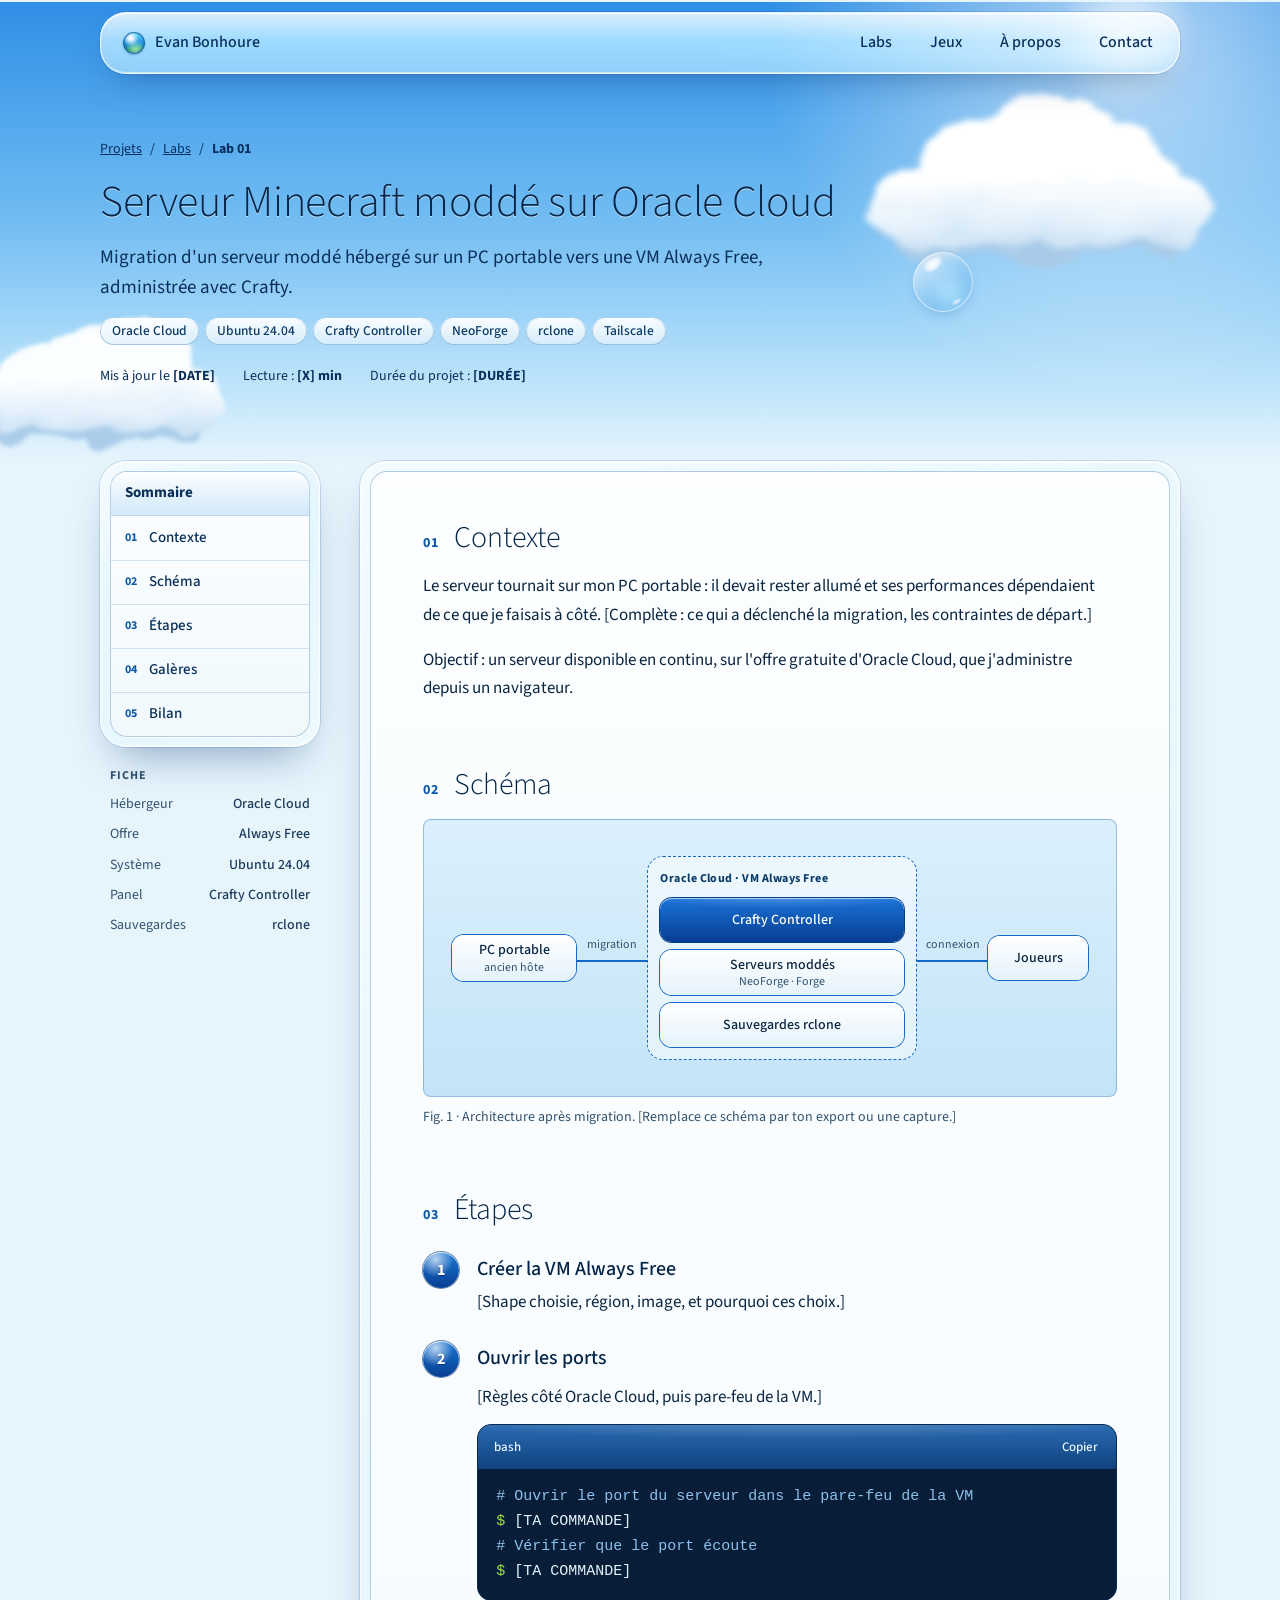
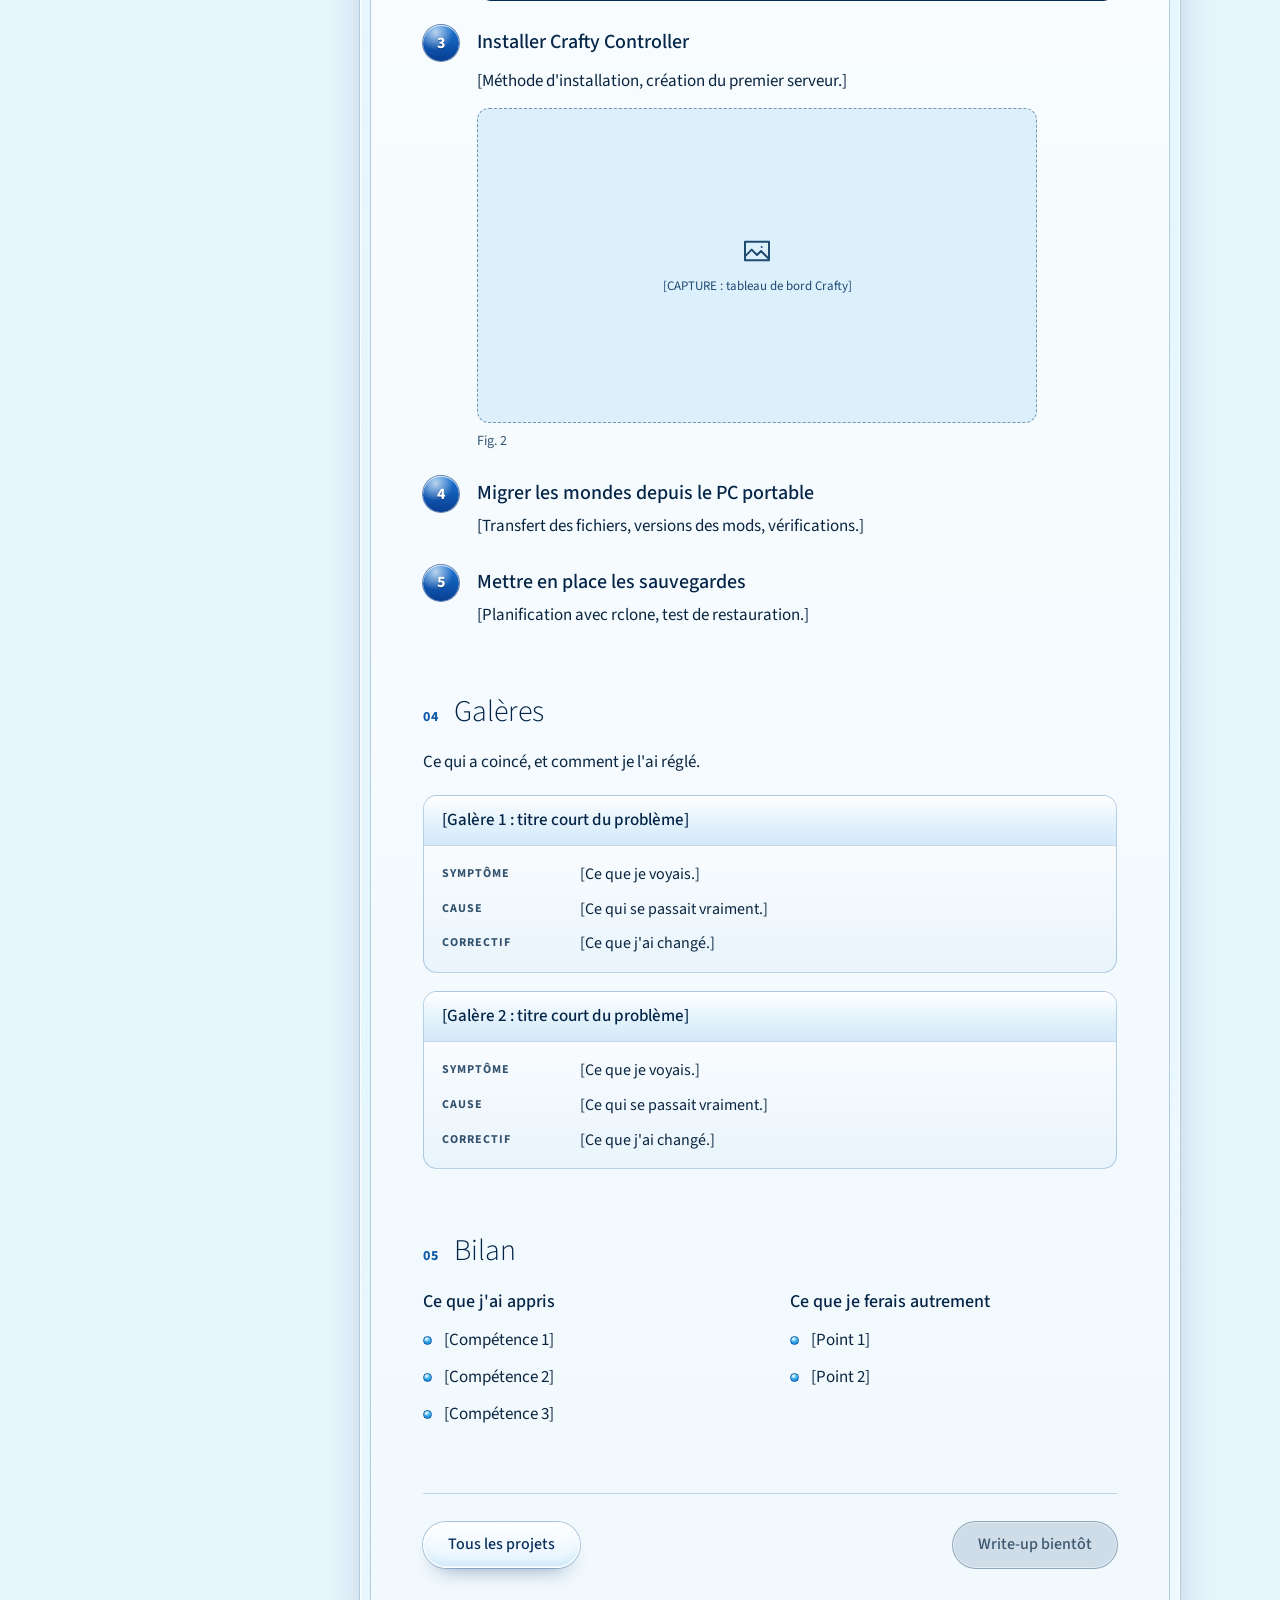
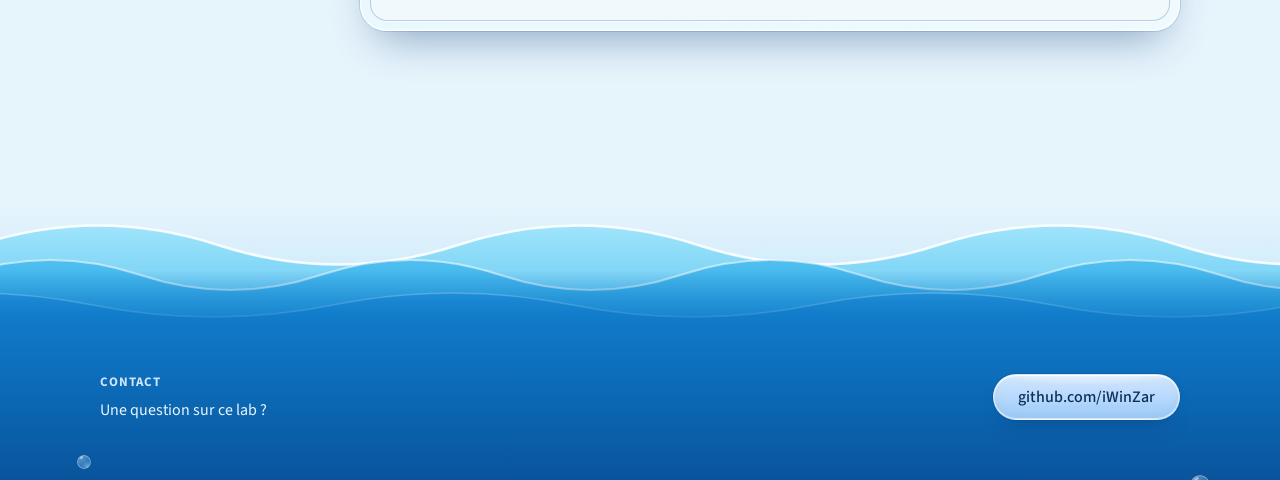
<file: _modeles/writeup.html>
<!doctype html>
<html lang="fr">
<head>
<meta charset="utf-8">
<meta name="viewport" content="width=device-width, initial-scale=1">
<meta name="robots" content="noindex">
<title>Write-up · modèle</title>
<link rel="stylesheet" href="/assets/fonts.css">
<link rel="stylesheet" href="/assets/writeup.css">
</head>
<body>
<div class="sc-host" data-sc-name="Writeup"><div style="position: relative; display: flex; flex-direction: column; min-height: 3680px; overflow-x: clip; font-family: &quot;Source Sans 3&quot;, &quot;Lucida Grande&quot;, &quot;Trebuchet MS&quot;, sans-serif; font-size: 17px; line-height: 1.7; color: rgb(29, 60, 90); background: rgb(230, 244, 252);"><svg width="0" height="0" aria-hidden="true" style="position: absolute;"><defs><filter id="fa-cloud-a" x="-20%" y="-30%" width="140%" height="160%" color-interpolation-filters="sRGB"><feTurbulence type="fractalNoise" baseFrequency="0.011 0.019" numOctaves="4" seed="4" result="n"></feTurbulence><feDisplacementMap in="SourceGraphic" in2="n" scale="44" xChannelSelector="R" yChannelSelector="G" result="d"></feDisplacementMap><feGaussianBlur in="d" stdDeviation="4"></feGaussianBlur></filter><filter id="fa-cloud-b" x="-20%" y="-30%" width="140%" height="160%" color-interpolation-filters="sRGB"><feTurbulence type="fractalNoise" baseFrequency="0.014 0.022" numOctaves="4" seed="11" result="n"></feTurbulence><feDisplacementMap in="SourceGraphic" in2="n" scale="40" xChannelSelector="R" yChannelSelector="G" result="d"></feDisplacementMap><feGaussianBlur in="d" stdDeviation="3.5"></feGaussianBlur></filter><filter id="fa-soft" x="-5%" y="-10%" width="110%" height="120%"><feGaussianBlur stdDeviation="2.2"></feGaussianBlur></filter><filter id="fa-soft2" x="-5%" y="-10%" width="110%" height="120%"><feGaussianBlur stdDeviation="0.9"></feGaussianBlur></filter><linearGradient id="fa-cloud-g" gradientUnits="userSpaceOnUse" x1="0" y1="30" x2="0" y2="250"><stop offset="0" stop-color="#ffffff"></stop><stop offset=".5" stop-color="#ffffff"></stop><stop offset=".8" stop-color="#e2f0fb"></stop><stop offset="1" stop-color="#bfd9f0"></stop></linearGradient><linearGradient id="fa-m-far" x1="0" y1="0" x2="0" y2="1"><stop offset="0" stop-color="#9cc4e8"></stop><stop offset=".8" stop-color="#d6ecfa"></stop><stop offset="1" stop-color="#d6ecfa"></stop></linearGradient><linearGradient id="fa-m-mid" x1="0" y1="0" x2="0" y2="1"><stop offset="0" stop-color="#5f9bd3"></stop><stop offset=".6" stop-color="#a9d2f0"></stop><stop offset="1" stop-color="#cfe8f9"></stop></linearGradient><linearGradient id="fa-m-lit" x1="0" y1="0" x2="1" y2="1"><stop offset="0" stop-color="#ffffff" stop-opacity=".5"></stop><stop offset="1" stop-color="#ffffff" stop-opacity="0"></stop></linearGradient><linearGradient id="fa-m-snow" x1="0" y1="0" x2="0" y2="1"><stop offset="0" stop-color="#ffffff"></stop><stop offset=".6" stop-color="#ffffff" stop-opacity=".85"></stop><stop offset="1" stop-color="#ffffff" stop-opacity="0"></stop></linearGradient><linearGradient id="fa-h-back" x1="0" y1="0" x2="0" y2="1"><stop offset="0" stop-color="#a9df7c"></stop><stop offset="1" stop-color="#58b338"></stop></linearGradient><linearGradient id="fa-h-front" x1="0" y1="0" x2="0" y2="1"><stop offset="0" stop-color="#a4e84e"></stop><stop offset=".35" stop-color="#63c022"></stop><stop offset="1" stop-color="#27820b"></stop></linearGradient><radialGradient id="fa-h-sunL" gradientUnits="userSpaceOnUse" cx="330" cy="40" r="330"><stop offset="0" stop-color="#f4ffad" stop-opacity=".85"></stop><stop offset=".5" stop-color="#d8f97c" stop-opacity=".3"></stop><stop offset="1" stop-color="#d8f97c" stop-opacity="0"></stop></radialGradient><radialGradient id="fa-h-sunR" gradientUnits="userSpaceOnUse" cx="1240" cy="60" r="320"><stop offset="0" stop-color="#f4ffad" stop-opacity=".85"></stop><stop offset=".5" stop-color="#d8f97c" stop-opacity=".3"></stop><stop offset="1" stop-color="#d8f97c" stop-opacity="0"></stop></radialGradient><linearGradient id="fa-h-shade" x1="0" y1="0" x2="0" y2="1"><stop offset="0" stop-color="#1c6b08" stop-opacity="0"></stop><stop offset="1" stop-color="#1c6b08" stop-opacity=".34"></stop></linearGradient><linearGradient id="fa-w1" x1="0" y1="0" x2="0" y2="1"><stop offset="0" stop-color="#9fe4fb"></stop><stop offset="1" stop-color="#3fb6ec"></stop></linearGradient><linearGradient id="fa-w2" x1="0" y1="0" x2="0" y2="1"><stop offset="0" stop-color="#4fc0f0"></stop><stop offset="1" stop-color="#178bd6"></stop></linearGradient><linearGradient id="fa-w3" x1="0" y1="0" x2="0" y2="1"><stop offset="0" stop-color="#2a9be0"></stop><stop offset=".55" stop-color="#0e77c6"></stop><stop offset="1" stop-color="#0e77c6"></stop></linearGradient></defs></svg><header style="position: sticky; top: 12px; z-index: 40; margin-top: 12px; padding: 0px 24px;"><nav class="fa-navskin" aria-label="Navigation principale" style="max-width: 1080px; margin: 0px auto; min-height: 60px; padding: 8px 10px 8px 14px; display: flex; flex-wrap: wrap; align-items: center; justify-content: space-between; gap: 8px 20px;"><a class="fa-nav-a" href="/" style="gap: 10px; padding: 0px 8px;"><span class="fa-orb" aria-hidden="true" style="width: 22px; height: 22px;"></span><span>Evan Bonhoure</span></a><div style="display: flex; flex-wrap: wrap; align-items: center; gap: 4px 6px;"><a class="fa-nav-a" href="/">Labs</a><a class="fa-nav-a" href="/">Jeux</a><a class="fa-nav-a" href="/">À propos</a><a class="fa-nav-a" href="#contact">Contact</a></div></nav></header><div style="position: relative; overflow: clip; margin-top: -72px; padding: 136px 24px 72px; background: radial-gradient(circle at 88% 8%, rgba(255, 255, 255, 0.95) 0%, rgba(255, 255, 255, 0.5) 6%, rgba(255, 255, 255, 0) 30%), linear-gradient(rgb(47, 143, 230) 0%, rgb(111, 187, 242) 46%, rgb(191, 229, 251) 84%, rgb(230, 244, 252) 100%);"><div aria-hidden="true" style="position: absolute; inset: 0px; pointer-events: none;"><div class="fa-px" data-px="0.12" style="position: absolute; top: 70px; right: 1%;"><div class="fa-drift" style="animation-duration: 42s; animation-delay: -4s;"><svg width="460" height="208" viewBox="0 0 620 280"><g filter="url(#fa-cloud-a)"><g fill="#a9cbe9"><circle cx="160" cy="196" r="58"></circle><circle cx="320" cy="190" r="74"></circle><circle cx="468" cy="200" r="52"></circle><ellipse cx="312" cy="214" rx="220" ry="34"></ellipse></g><g fill="url(#fa-cloud-g)"><circle cx="150" cy="176" r="60"></circle><circle cx="228" cy="146" r="82"></circle><circle cx="322" cy="124" r="98"></circle><circle cx="414" cy="154" r="80"></circle><circle cx="482" cy="184" r="56"></circle><ellipse cx="312" cy="198" rx="226" ry="38"></ellipse></g></g></svg></div></div><div class="fa-px" data-px="0.16" style="position: absolute; top: 300px; left: -6%; opacity: 0.95;"><div class="fa-drift" style="animation-duration: 54s; animation-delay: -35s; animation-direction: alternate-reverse;"><svg width="340" height="154" viewBox="0 0 620 280"><g filter="url(#fa-cloud-b)"><g fill="#a9cbe9"><circle cx="160" cy="196" r="58"></circle><circle cx="320" cy="190" r="74"></circle><circle cx="468" cy="200" r="52"></circle><ellipse cx="312" cy="214" rx="220" ry="34"></ellipse></g><g fill="url(#fa-cloud-g)"><circle cx="138" cy="182" r="52"></circle><circle cx="210" cy="150" r="74"></circle><circle cx="300" cy="136" r="88"></circle><circle cx="398" cy="128" r="96"></circle><circle cx="486" cy="178" r="60"></circle><ellipse cx="312" cy="198" rx="232" ry="38"></ellipse></g></g></svg></div></div><div class="fa-px" data-px="-0.1" style="position: absolute; top: 250px; right: 24%;"><span class="fa-float" style="display: block; animation-duration: 10s;"><span class="fa-bub fa-bub-sky" style="position: relative; display: block; width: 60px; height: 60px;"></span></span></div></div><div style="position: relative; max-width: 1080px; margin: 0px auto; display: flex; flex-direction: column; align-items: flex-start; gap: 16px;"><nav aria-label="Fil d'Ariane" style="display: flex; flex-wrap: wrap; align-items: center; gap: 8px; font-size: 14px; color: rgb(6, 48, 95);"><a href="/" style="color: rgb(6, 48, 95);">Projets</a><span aria-hidden="true">/</span><a href="/" style="color: rgb(6, 48, 95);">Labs</a><span aria-hidden="true">/</span><span style="font-weight: 700;">Lab 01</span></nav><h1 style="margin: 0px; max-width: 22em; font-size: 44px; line-height: 1.12; font-weight: 300; letter-spacing: -0.01em; color: rgb(5, 37, 72); text-shadow: rgba(255, 255, 255, 0.55) 0px 1px 0px; text-wrap: balance;">Serveur Minecraft moddé sur Oracle Cloud</h1><p style="margin: 0px; max-width: 38em; font-size: 19px; line-height: 1.55; color: rgb(10, 47, 90); text-wrap: pretty;">Migration d'un serveur moddé hébergé sur un PC portable vers une VM Always Free, administrée avec Crafty.</p><div style="display: flex; flex-wrap: wrap; gap: 6px;"><span class="fa-tag">Oracle Cloud</span><span class="fa-tag">Ubuntu 24.04</span><span class="fa-tag">Crafty Controller</span><span class="fa-tag">NeoForge</span><span class="fa-tag">rclone</span><span class="fa-tag">Tailscale</span></div><div style="display: flex; flex-wrap: wrap; gap: 8px 28px; margin-top: 4px; font-size: 14px; color: rgb(10, 47, 90);"><span>Mis à jour le <b>[DATE]</b></span><span>Lecture : <b>[X] min</b></span><span>Durée du projet : <b>[DURÉE]</b></span></div></div></div><div style="padding: 0px 24px 88px;"><div style="max-width: 1080px; margin: 0px auto; display: flex; flex-wrap: wrap; align-items: flex-start; gap: 32px 40px;"><aside style="flex: 1 1 220px; min-width: 0px; max-width: 300px; display: flex; flex-direction: column; gap: 20px;"><div class="fa-win"><nav class="fa-pane" aria-label="Sommaire"><div class="fa-bar" style="display: flex; align-items: center; min-height: 44px; padding: 0px 14px; font-size: 15px; font-weight: 700; color: rgb(10, 47, 90);">Sommaire</div><a class="fa-toc-a" href="#contexte" style="border-top: 0px;"><span style="font-size: 12px; font-weight: 700; color: rgb(11, 87, 168);">01</span>Contexte</a><a class="fa-toc-a" href="#schema"><span style="font-size: 12px; font-weight: 700; color: rgb(11, 87, 168);">02</span>Schéma</a><a class="fa-toc-a" href="#etapes"><span style="font-size: 12px; font-weight: 700; color: rgb(11, 87, 168);">03</span>Étapes</a><a class="fa-toc-a" href="#galeres"><span style="font-size: 12px; font-weight: 700; color: rgb(11, 87, 168);">04</span>Galères</a><a class="fa-toc-a" href="#bilan"><span style="font-size: 12px; font-weight: 700; color: rgb(11, 87, 168);">05</span>Bilan</a></nav></div><div style="display: flex; flex-direction: column; gap: 10px; padding: 0px 10px; font-size: 14px; line-height: 1.45; color: rgb(29, 60, 90);"><div style="font-size: 12px; font-weight: 700; letter-spacing: 0.08em; text-transform: uppercase; color: rgb(51, 82, 110);">Fiche</div><div style="display: flex; justify-content: space-between; gap: 12px;"><span style="color: rgb(51, 82, 110);">Hébergeur</span><span style="font-weight: 500; text-align: right;">Oracle Cloud</span></div><div style="display: flex; justify-content: space-between; gap: 12px;"><span style="color: rgb(51, 82, 110);">Offre</span><span style="font-weight: 500; text-align: right;">Always Free</span></div><div style="display: flex; justify-content: space-between; gap: 12px;"><span style="color: rgb(51, 82, 110);">Système</span><span style="font-weight: 500; text-align: right;">Ubuntu 24.04</span></div><div style="display: flex; justify-content: space-between; gap: 12px;"><span style="color: rgb(51, 82, 110);">Panel</span><span style="font-weight: 500; text-align: right;">Crafty Controller</span></div><div style="display: flex; justify-content: space-between; gap: 12px;"><span style="color: rgb(51, 82, 110);">Sauvegardes</span><span style="font-weight: 500; text-align: right;">rclone</span></div></div></aside><article class="fa-win" style="flex: 999 1 560px; min-width: 0px;"><div class="fa-pane" style="padding: 48px 52px 52px; display: flex; flex-direction: column; gap: 64px;"><section id="contexte" class="fa-in" style="display: flex; flex-direction: column; gap: 16px; scroll-margin-top: 96px;"><h2 style="margin: 0px; display: flex; align-items: baseline; gap: 14px; font-size: 30px; line-height: 1.2; font-weight: 300; color: rgb(5, 37, 72);"><span style="font-size: 14px; font-weight: 700; letter-spacing: 0.08em; color: rgb(11, 87, 168);">01</span>Contexte</h2><p style="margin: 0px; max-width: 40em; text-wrap: pretty;">Le serveur tournait sur mon PC portable : il devait rester allumé et ses performances dépendaient de ce que je faisais à côté. [Complète : ce qui a déclenché la migration, les contraintes de départ.]</p><p style="margin: 0px; max-width: 40em; text-wrap: pretty;">Objectif : un serveur disponible en continu, sur l'offre gratuite d'Oracle Cloud, que j'administre depuis un navigateur.</p></section><section id="schema" class="fa-in" style="display: flex; flex-direction: column; gap: 16px; scroll-margin-top: 96px;"><h2 style="margin: 0px; display: flex; align-items: baseline; gap: 14px; font-size: 30px; line-height: 1.2; font-weight: 300; color: rgb(5, 37, 72);"><span style="font-size: 14px; font-weight: 700; letter-spacing: 0.08em; color: rgb(11, 87, 168);">02</span>Schéma</h2><figure style="margin: 0px; display: flex; flex-direction: column; gap: 10px;"><div style="padding: 36px 28px; border-radius: 8px; border: 1px solid rgba(24, 96, 168, 0.35); overflow-x: auto; background: linear-gradient(rgb(220, 240, 252) 0%, rgb(195, 228, 248) 100%);"><div style="display: flex; align-items: center; min-width: 520px;"><div class="fa-node" style="flex: 0 0 auto; width: 124px;">PC portable<span style="font-size: 12px; font-weight: 400; color: rgb(51, 82, 110);">ancien hôte</span></div><div style="flex: 1 1 0%; min-width: 56px; display: flex; flex-direction: column; align-items: center; gap: 4px; padding-bottom: 20px;"><span style="font-size: 12px; color: rgb(51, 82, 110);">migration</span><span style="width: 100%; height: 2px; background: rgb(21, 104, 200);"></span></div><div class="fa-zone" style="flex: 0 1 270px; min-width: 200px;"><span style="font-size: 12px; font-weight: 700; letter-spacing: 0.04em; color: rgb(10, 58, 102);">Oracle Cloud · VM Always Free</span><div class="fa-node fa-node-fw">Crafty Controller</div><div class="fa-node">Serveurs moddés<span style="font-size: 12px; font-weight: 400; color: rgb(51, 82, 110);">NeoForge · Forge</span></div><div class="fa-node">Sauvegardes rclone</div></div><div style="flex: 1 1 0%; min-width: 56px; display: flex; flex-direction: column; align-items: center; gap: 4px; padding-bottom: 20px;"><span style="font-size: 12px; color: rgb(51, 82, 110);">connexion</span><span style="width: 100%; height: 2px; background: rgb(21, 104, 200);"></span></div><div class="fa-node" style="flex: 0 0 auto; width: 100px;">Joueurs</div></div></div><figcaption style="font-size: 14px; line-height: 1.5; color: rgb(51, 82, 110);">Fig. 1 · Architecture après migration. [Remplace ce schéma par ton export ou une capture.]</figcaption></figure></section><section id="etapes" class="fa-in" style="display: flex; flex-direction: column; gap: 24px; scroll-margin-top: 96px;"><h2 style="margin: 0px; display: flex; align-items: baseline; gap: 14px; font-size: 30px; line-height: 1.2; font-weight: 300; color: rgb(5, 37, 72);"><span style="font-size: 14px; font-weight: 700; letter-spacing: 0.08em; color: rgb(11, 87, 168);">03</span>Étapes</h2><div style="display: flex; gap: 18px;"><span class="fa-num" aria-hidden="true">1</span><div style="flex: 1 1 0%; min-width: 0px; display: flex; flex-direction: column; gap: 6px;"><h3 style="margin: 0px; padding-top: 4px; font-size: 20px; line-height: 1.3; font-weight: 500; color: rgb(5, 37, 72);">Créer la VM Always Free</h3><p style="margin: 0px; max-width: 38em; text-wrap: pretty;">[Shape choisie, région, image, et pourquoi ces choix.]</p></div></div><div style="display: flex; gap: 18px;"><span class="fa-num" aria-hidden="true">2</span><div style="flex: 1 1 0%; min-width: 0px; display: flex; flex-direction: column; gap: 12px;"><h3 style="margin: 0px; padding-top: 4px; font-size: 20px; line-height: 1.3; font-weight: 500; color: rgb(5, 37, 72);">Ouvrir les ports</h3><p style="margin: 0px; max-width: 38em; text-wrap: pretty;">[Règles côté Oracle Cloud, puis pare-feu de la VM.]</p><div class="fa-code"><div class="fa-code-bar" style="display: flex; align-items: center; justify-content: space-between; min-height: 44px; padding: 0px 4px 0px 16px;"><span style="font-size: 13px; font-weight: 500; color: rgb(234, 246, 255);">bash</span><button type="button" class="fa-code-btn">Copier</button></div><div style="padding: 16px 18px; overflow-x: auto; font-family: &quot;Source Code Pro&quot;, Consolas, &quot;Courier New&quot;, monospace; font-size: 15px; line-height: 1.65; white-space: nowrap; color: rgb(230, 242, 252);"><span style="display: block; color: rgb(143, 193, 234);"># Ouvrir le port du serveur dans le pare-feu de la VM</span><span style="display: block;"><span style="color: rgb(155, 227, 63);">$</span> [TA COMMANDE]</span><span style="display: block; color: rgb(143, 193, 234);"># Vérifier que le port écoute</span><span style="display: block;"><span style="color: rgb(155, 227, 63);">$</span> [TA COMMANDE]</span></div></div></div></div><div style="display: flex; gap: 18px;"><span class="fa-num" aria-hidden="true">3</span><div style="flex: 1 1 0%; min-width: 0px; display: flex; flex-direction: column; gap: 12px;"><h3 style="margin: 0px; padding-top: 4px; font-size: 20px; line-height: 1.3; font-weight: 500; color: rgb(5, 37, 72);">Installer Crafty Controller</h3><p style="margin: 0px; max-width: 38em; text-wrap: pretty;">[Méthode d'installation, création du premier serveur.]</p><figure style="margin: 0px; max-width: 560px; display: flex; flex-direction: column; gap: 8px;"><div class="fa-ph" style="aspect-ratio: 16 / 9; background: rgb(220, 240, 252);"><svg width="32" height="32" viewBox="0 0 24 24" fill="none" stroke="currentColor" stroke-width="1.5" stroke-linecap="round" stroke-linejoin="round" aria-hidden="true"><path d="M3 5h18v14H3zM3 16l5-5 4 4 3-3 6 6M15.5 9h.01"></path></svg><span>[CAPTURE : tableau de bord Crafty]</span></div><figcaption style="font-size: 14px; line-height: 1.5; color: rgb(51, 82, 110);">Fig. 2</figcaption></figure></div></div><div style="display: flex; gap: 18px;"><span class="fa-num" aria-hidden="true">4</span><div style="flex: 1 1 0%; min-width: 0px; display: flex; flex-direction: column; gap: 6px;"><h3 style="margin: 0px; padding-top: 4px; font-size: 20px; line-height: 1.3; font-weight: 500; color: rgb(5, 37, 72);">Migrer les mondes depuis le PC portable</h3><p style="margin: 0px; max-width: 38em; text-wrap: pretty;">[Transfert des fichiers, versions des mods, vérifications.]</p></div></div><div style="display: flex; gap: 18px;"><span class="fa-num" aria-hidden="true">5</span><div style="flex: 1 1 0%; min-width: 0px; display: flex; flex-direction: column; gap: 6px;"><h3 style="margin: 0px; padding-top: 4px; font-size: 20px; line-height: 1.3; font-weight: 500; color: rgb(5, 37, 72);">Mettre en place les sauvegardes</h3><p style="margin: 0px; max-width: 38em; text-wrap: pretty;">[Planification avec rclone, test de restauration.]</p></div></div></section><section id="galeres" class="fa-in" style="display: flex; flex-direction: column; gap: 18px; scroll-margin-top: 96px;"><h2 style="margin: 0px; display: flex; align-items: baseline; gap: 14px; font-size: 30px; line-height: 1.2; font-weight: 300; color: rgb(5, 37, 72);"><span style="font-size: 14px; font-weight: 700; letter-spacing: 0.08em; color: rgb(11, 87, 168);">04</span>Galères</h2><p style="margin: 0px; max-width: 40em; text-wrap: pretty;">Ce qui a coincé, et comment je l'ai réglé.</p><div class="fa-issue"><div class="fa-bar" style="padding: 10px 18px; font-size: 17px; font-weight: 500; color: rgb(5, 37, 72);">[Galère 1 : titre court du problème]</div><div style="display: grid; grid-template-columns: 120px minmax(0px, 1fr); gap: 10px 18px; padding: 16px 18px; font-size: 16px; line-height: 1.55;"><span style="font-size: 12px; font-weight: 700; letter-spacing: 0.08em; text-transform: uppercase; line-height: 2; color: rgb(51, 82, 110);">Symptôme</span><span>[Ce que je voyais.]</span><span style="font-size: 12px; font-weight: 700; letter-spacing: 0.08em; text-transform: uppercase; line-height: 2; color: rgb(51, 82, 110);">Cause</span><span>[Ce qui se passait vraiment.]</span><span style="font-size: 12px; font-weight: 700; letter-spacing: 0.08em; text-transform: uppercase; line-height: 2; color: rgb(51, 82, 110);">Correctif</span><span>[Ce que j'ai changé.]</span></div></div><div class="fa-issue"><div class="fa-bar" style="padding: 10px 18px; font-size: 17px; font-weight: 500; color: rgb(5, 37, 72);">[Galère 2 : titre court du problème]</div><div style="display: grid; grid-template-columns: 120px minmax(0px, 1fr); gap: 10px 18px; padding: 16px 18px; font-size: 16px; line-height: 1.55;"><span style="font-size: 12px; font-weight: 700; letter-spacing: 0.08em; text-transform: uppercase; line-height: 2; color: rgb(51, 82, 110);">Symptôme</span><span>[Ce que je voyais.]</span><span style="font-size: 12px; font-weight: 700; letter-spacing: 0.08em; text-transform: uppercase; line-height: 2; color: rgb(51, 82, 110);">Cause</span><span>[Ce qui se passait vraiment.]</span><span style="font-size: 12px; font-weight: 700; letter-spacing: 0.08em; text-transform: uppercase; line-height: 2; color: rgb(51, 82, 110);">Correctif</span><span>[Ce que j'ai changé.]</span></div></div></section><section id="bilan" class="fa-in" style="display: flex; flex-direction: column; gap: 18px; scroll-margin-top: 96px;"><h2 style="margin: 0px; display: flex; align-items: baseline; gap: 14px; font-size: 30px; line-height: 1.2; font-weight: 300; color: rgb(5, 37, 72);"><span style="font-size: 14px; font-weight: 700; letter-spacing: 0.08em; color: rgb(11, 87, 168);">05</span>Bilan</h2><div style="display: grid; grid-template-columns: repeat(auto-fit, minmax(min(260px, 100%), 1fr)); gap: 24px 40px;"><div style="display: flex; flex-direction: column; gap: 8px;"><h3 style="margin: 0px; font-size: 18px; font-weight: 500; color: rgb(5, 37, 72);">Ce que j'ai appris</h3><div style="display: flex; gap: 12px;"><span class="fa-dot" aria-hidden="true"></span><span>[Compétence 1]</span></div><div style="display: flex; gap: 12px;"><span class="fa-dot" aria-hidden="true"></span><span>[Compétence 2]</span></div><div style="display: flex; gap: 12px;"><span class="fa-dot" aria-hidden="true"></span><span>[Compétence 3]</span></div></div><div style="display: flex; flex-direction: column; gap: 8px;"><h3 style="margin: 0px; font-size: 18px; font-weight: 500; color: rgb(5, 37, 72);">Ce que je ferais autrement</h3><div style="display: flex; gap: 12px;"><span class="fa-dot" aria-hidden="true"></span><span>[Point 1]</span></div><div style="display: flex; gap: 12px;"><span class="fa-dot" aria-hidden="true"></span><span>[Point 2]</span></div></div></div></section><nav aria-label="Autres projets" style="display: flex; flex-wrap: wrap; justify-content: space-between; gap: 12px; padding-top: 28px; border-top: 1px solid rgba(24, 96, 168, 0.25);"><a class="fa-btn fa-btn-glass" href="/">Tous les projets</a><span class="fa-btn fa-btn-off" aria-disabled="true" style="">Write-up bientôt</span></nav></div></article></div></div><div id="contact" style="margin-top: auto;"><div aria-hidden="true" style="position: relative; height: 130px; overflow: clip; background: linear-gradient(rgb(230, 244, 252) 0%, rgb(191, 229, 251) 100%);"><div class="fa-heave" style="position: absolute; left: 0px; top: 0px; animation-duration: 6s;"><svg class="fa-swell" width="4320" height="160" viewBox="0 0 4320 160" style="display: block; animation-duration: 24s;"><path d="M0 40 c80 -26 160 -26 240 0 s160 26 240 0 c80 -26 160 -26 240 0 s160 26 240 0 c80 -26 160 -26 240 0 s160 26 240 0 c80 -26 160 -26 240 0 s160 26 240 0 c80 -26 160 -26 240 0 s160 26 240 0 c80 -26 160 -26 240 0 s160 26 240 0 c80 -26 160 -26 240 0 s160 26 240 0 c80 -26 160 -26 240 0 s160 26 240 0 c80 -26 160 -26 240 0 s160 26 240 0 V170 H0 Z" fill="url(#fa-w1)" stroke="#ffffff" stroke-opacity=".9" stroke-width="2.5"></path></svg></div><div class="fa-heave" style="position: absolute; left: 0px; top: 0px; animation-duration: 5s;"><svg class="fa-swell-b" width="4320" height="160" viewBox="0 0 4320 160" style="display: block; animation-duration: 30s;"><path d="M0 70 c60 -20 120 -20 180 0 s120 20 180 0 c60 -20 120 -20 180 0 s120 20 180 0 c60 -20 120 -20 180 0 s120 20 180 0 c60 -20 120 -20 180 0 s120 20 180 0 c60 -20 120 -20 180 0 s120 20 180 0 c60 -20 120 -20 180 0 s120 20 180 0 c60 -20 120 -20 180 0 s120 20 180 0 c60 -20 120 -20 180 0 s120 20 180 0 c60 -20 120 -20 180 0 s120 20 180 0 c60 -20 120 -20 180 0 s120 20 180 0 c60 -20 120 -20 180 0 s120 20 180 0 c60 -20 120 -20 180 0 s120 20 180 0 V170 H0 Z" fill="url(#fa-w2)" stroke="#ffffff" stroke-opacity=".55" stroke-width="2"></path></svg></div><div class="fa-heave" style="position: absolute; left: -90px; top: 0px; animation-duration: 4.2s;"><svg class="fa-swell" width="4320" height="160" viewBox="0 0 4320 160" style="display: block; animation-duration: 16s;"><path d="M0 100 c80 -16 160 -16 240 0 s160 16 240 0 c80 -16 160 -16 240 0 s160 16 240 0 c80 -16 160 -16 240 0 s160 16 240 0 c80 -16 160 -16 240 0 s160 16 240 0 c80 -16 160 -16 240 0 s160 16 240 0 c80 -16 160 -16 240 0 s160 16 240 0 c80 -16 160 -16 240 0 s160 16 240 0 c80 -16 160 -16 240 0 s160 16 240 0 c80 -16 160 -16 240 0 s160 16 240 0 V170 H0 Z" fill="url(#fa-w3)" stroke="#bfeaff" stroke-opacity=".5" stroke-width="1.5"></path></svg></div><div style="position: absolute; left: 0px; right: 0px; bottom: 0px; height: 64px; background: linear-gradient(rgba(14, 119, 198, 0) 0%, rgb(14, 119, 198) 100%);"></div></div><footer style="position: relative; overflow: clip; padding: 36px 24px 56px; color: rgb(234, 246, 255); background: linear-gradient(rgb(14, 119, 198) 0%, rgb(9, 84, 156) 100%);"><span class="fa-rise fa-rise-s" aria-hidden="true" style="position: absolute; left: 6%; top: 120px; opacity: 0.7; animation-duration: 12s; animation-delay: 0s;"><span class="fa-wob" style="display: block; animation-duration: 3.6s;"><span class="fa-bub" style="position: relative; display: block; width: 14px; height: 14px;"></span></span></span><span class="fa-rise fa-rise-s" aria-hidden="true" style="position: absolute; left: 93%; top: 140px; opacity: 0.7; animation-duration: 14s; animation-delay: -5s;"><span class="fa-wob" style="display: block; animation-duration: 4s;"><span class="fa-bub" style="position: relative; display: block; width: 20px; height: 20px;"></span></span></span><div style="position: relative; max-width: 1080px; margin: 0px auto; display: flex; flex-wrap: wrap; align-items: center; justify-content: space-between; gap: 16px 32px;"><div style="display: flex; flex-direction: column; gap: 4px;"><span style="font-size: 13px; font-weight: 700; letter-spacing: 0.08em; text-transform: uppercase; color: rgb(207, 230, 250);">Contact</span><span style="font-size: 16px;">Une question sur ce lab ?</span></div><div style="display: flex; flex-wrap: wrap; gap: 12px;"><a class="fa-btn fa-btn-glass" href="https://github.com/iWinZar">github.com/iWinZar</a></div></div></footer></div></div></div>
<script src="/assets/main.js" defer></script>
</body>
</html>
</file>
<file: assets/style.css>
@font-face{font-family:'Source Sans 3';font-style:normal;font-weight:300;font-display:swap;src:url(/assets/fonts/source-sans-3-latin-300-normal.woff2) format('woff2')}
@font-face{font-family:'Source Sans 3';font-style:normal;font-weight:400;font-display:swap;src:url(/assets/fonts/source-sans-3-latin-400-normal.woff2) format('woff2')}
@font-face{font-family:'Source Sans 3';font-style:normal;font-weight:500;font-display:swap;src:url(/assets/fonts/source-sans-3-latin-500-normal.woff2) format('woff2')}
@font-face{font-family:'Source Sans 3';font-style:normal;font-weight:700;font-display:swap;src:url(/assets/fonts/source-sans-3-latin-700-normal.woff2) format('woff2')}
body{margin:0}
*,*::before,*::after{box-sizing:border-box}
.desk a{color:#0b57a8}
.desk a:hover{color:#083f7c}
.desk a:focus-visible,.desk button:focus-visible{outline:3px solid #ffb300;outline-offset:3px}
.desk .fa-navskin{border-radius:26px;border:1px solid rgba(255,255,255,.7);background:linear-gradient(180deg,rgba(255,255,255,.84) 0%,rgba(244,251,255,.64) 46%,rgba(226,243,253,.6) 100%);box-shadow:inset 0 1px 1px rgba(255,255,255,.95),inset 0 -1px 1px rgba(255,255,255,.55),inset 0 -12px 18px -12px rgba(120,190,240,.4),0 0 0 1px rgba(12,74,140,.14),0 16px 34px -16px rgba(6,52,110,.5);-webkit-backdrop-filter:blur(18px) saturate(170%);backdrop-filter:blur(18px) saturate(170%)}
.desk .fa-nav-a{display:inline-flex;align-items:center;min-height:44px;padding:0 16px;border-radius:999px;color:#0a2f5a;font-size:16px;font-weight:500;text-decoration:none}
.desk .fa-nav-a:hover{color:#0a2f5a;background:rgba(255,255,255,.7);box-shadow:inset 0 1px 1px rgba(255,255,255,.95),inset 0 0 0 1px rgba(24,96,168,.22)}
.desk .fa-menu-a{display:flex;align-items:center;min-height:52px;padding:0 14px;font-size:17px;font-weight:500;color:#0a2f5a;text-decoration:none;border-top:1px solid rgba(24,96,168,.2)}
.desk .fa-menu-a:hover{color:#0a2f5a;background:rgba(255,255,255,.6)}
.desk .fa-orb{display:inline-block;flex:none;border-radius:50%;border:1px solid rgba(11,90,168,.8);background:radial-gradient(circle at 34% 26%,#ffffff 0%,rgba(255,255,255,.9) 9%,rgba(255,255,255,0) 40%),radial-gradient(circle at 60% 90%,rgba(190,255,170,.9) 0%,rgba(190,255,170,0) 50%),linear-gradient(180deg,#63d2f6 0%,#1c8fe0 55%,#2fa84a 100%);box-shadow:inset 0 -2px 3px rgba(0,60,120,.35),0 1px 2px rgba(6,52,110,.3)}
.desk .fa-seg{display:inline-flex;padding:3px;border-radius:999px;background:rgba(214,234,249,.7);box-shadow:inset 0 1px 2px rgba(6,52,110,.28),inset 0 0 0 1px rgba(12,74,140,.22),0 1px 0 rgba(255,255,255,.8)}
.desk .fa-seg-b{appearance:none;display:inline-flex;align-items:center;justify-content:center;border:0;min-width:44px;height:38px;padding:0 12px;border-radius:999px;font:inherit;font-size:14px;font-weight:700;color:#0a2f5a;background:transparent;cursor:pointer}
.desk .fa-seg-b:hover{background:rgba(255,255,255,.7)}
.desk .fa-seg-on,.desk .fa-seg-on:hover{color:#ffffff;text-shadow:0 1px 1px rgba(0,30,80,.6);background:radial-gradient(120% 90% at 50% -30%,rgba(255,255,255,.7) 0%,rgba(255,255,255,.14) 48%,rgba(255,255,255,0) 62%),linear-gradient(180deg,#1a72d8 0%,#073e92 100%);box-shadow:inset 0 1px 1px rgba(255,255,255,.8),0 0 0 1px rgba(5,50,120,.6),0 3px 8px -3px rgba(5,50,120,.7)}
.desk .fa-win{position:relative;padding:9px;border-radius:26px;border:1px solid rgba(255,255,255,.72);background:linear-gradient(135deg,rgba(255,255,255,.56) 0%,rgba(255,255,255,.16) 30%,rgba(255,255,255,.1) 62%,rgba(255,255,255,.4) 100%);box-shadow:inset 0 1px 1px rgba(255,255,255,.95),inset 0 -1px 1px rgba(255,255,255,.45),inset 0 0 24px rgba(255,255,255,.28),0 0 0 1px rgba(12,74,140,.16),0 22px 44px -18px rgba(6,52,110,.45);-webkit-backdrop-filter:blur(14px) saturate(170%);backdrop-filter:blur(14px) saturate(170%)}
.desk .fa-win-deep{border-color:rgba(214,242,255,.55);background:linear-gradient(135deg,rgba(200,238,255,.4) 0%,rgba(140,210,255,.12) 32%,rgba(140,210,255,.08) 62%,rgba(200,238,255,.3) 100%);box-shadow:inset 0 1px 1px rgba(235,250,255,.85),inset 0 -1px 1px rgba(200,238,255,.35),inset 0 0 24px rgba(160,220,255,.22),0 0 0 1px rgba(2,30,70,.4),0 22px 44px -18px rgba(1,16,44,.7)}
.desk .fa-noblur .fa-win{-webkit-backdrop-filter:none;backdrop-filter:none}
.desk .fa-pane .fa-btn,.desk .fa-pane-dark .fa-btn{-webkit-backdrop-filter:none;backdrop-filter:none}
.desk .fa-pane{border-radius:17px;border:1px solid rgba(24,96,168,.3);background:linear-gradient(180deg,#fcfeff 0%,#eaf5fc 100%);overflow:hidden;color:#0a2540;box-shadow:0 1px 0 rgba(255,255,255,.7)}
.desk .fa-pane-dark{border-radius:17px;border:1px solid rgba(150,210,255,.3);background:linear-gradient(180deg,#0d3158 0%,#071f3d 100%);overflow:hidden;color:#eaf6ff}
.desk .fa-bar{background:linear-gradient(180deg,#ffffff 0%,#e3f2fc 55%,#d3e9f9 100%);border-bottom:1px solid rgba(24,96,168,.25)}
.desk .fa-btn{position:relative;display:inline-flex;align-items:center;justify-content:center;gap:10px;min-height:46px;padding:0 24px;border-radius:999px;font:inherit;font-weight:500;font-size:16px;line-height:1.2;text-decoration:none;cursor:pointer;border:1px solid rgba(255,255,255,.5);color:#ffffff;text-shadow:0 1px 1px rgba(0,30,80,.6);background:radial-gradient(120% 90% at 50% -32%,rgba(255,255,255,.72) 0%,rgba(255,255,255,.14) 48%,rgba(255,255,255,0) 62%),radial-gradient(80% 60% at 50% 118%,rgba(120,225,255,.6) 0%,rgba(120,225,255,0) 70%),linear-gradient(180deg,rgba(22,108,212,.92) 0%,rgba(6,60,146,.95) 100%);box-shadow:inset 0 1px 1px rgba(255,255,255,.85),inset 0 -1px 1px rgba(255,255,255,.28),0 0 0 1px rgba(5,50,120,.55),0 12px 22px -12px rgba(5,50,120,.75);-webkit-backdrop-filter:blur(10px) saturate(180%);backdrop-filter:blur(10px) saturate(180%)}
.desk .fa-btn:hover{color:#ffffff;filter:brightness(1.1) saturate(1.06)}
.desk .fa-btn-go{color:#0b3300;text-shadow:0 1px 0 rgba(255,255,255,.5);background:radial-gradient(120% 90% at 50% -32%,rgba(255,255,255,.85) 0%,rgba(255,255,255,.2) 48%,rgba(255,255,255,0) 62%),radial-gradient(80% 60% at 50% 118%,rgba(240,255,150,.75) 0%,rgba(240,255,150,0) 70%),linear-gradient(180deg,rgba(166,236,78,.94) 0%,rgba(86,186,26,.96) 100%);box-shadow:inset 0 1px 1px rgba(255,255,255,.9),inset 0 -1px 1px rgba(255,255,255,.35),0 0 0 1px rgba(36,110,6,.6),0 12px 22px -12px rgba(30,100,6,.75)}
.desk .fa-btn-go:hover{color:#0b3300}
.desk .fa-btn-glass{color:#0a2f5a;text-shadow:none;background:radial-gradient(120% 90% at 50% -32%,rgba(255,255,255,.95) 0%,rgba(255,255,255,.3) 48%,rgba(255,255,255,0) 62%),linear-gradient(180deg,rgba(255,255,255,.82) 0%,rgba(226,242,253,.7) 100%);box-shadow:inset 0 1px 1px rgba(255,255,255,.95),inset 0 -1px 1px rgba(255,255,255,.6),inset 0 -10px 14px -10px rgba(120,190,240,.45),0 0 0 1px rgba(12,74,140,.3),0 12px 22px -14px rgba(6,52,110,.6)}
.desk .fa-btn-glass:hover{color:#0a2f5a}
.desk .fa-btn-off,.desk .fa-btn-off:hover{border-color:rgba(255,255,255,.4);color:#3d566e;text-shadow:none;background:#cfdde8;box-shadow:0 0 0 1px #8fa6ba;filter:none;cursor:not-allowed;-webkit-backdrop-filter:none;backdrop-filter:none}
.desk .fa-tag{display:inline-flex;align-items:center;height:27px;padding:0 12px;border-radius:999px;background:linear-gradient(180deg,rgba(255,255,255,.95) 0%,rgba(222,240,252,.8) 100%);box-shadow:inset 0 1px 0 #ffffff,inset 0 0 0 1px rgba(24,96,168,.32);color:#0a3a66;font-size:13.5px;font-weight:500;white-space:nowrap}
.desk .fa-tag-d{background:linear-gradient(180deg,rgba(255,255,255,.22) 0%,rgba(255,255,255,.07) 100%);box-shadow:inset 0 1px 0 rgba(255,255,255,.35),inset 0 0 0 1px rgba(150,210,255,.4);color:#dbeeff}
.desk .fa-chip{display:inline-flex;align-items:center;height:25px;padding:0 11px;border-radius:999px;font-size:12px;font-weight:700;letter-spacing:.06em;text-transform:uppercase;white-space:nowrap;color:#ffffff;text-shadow:0 1px 1px rgba(0,30,80,.5);background:radial-gradient(120% 90% at 50% -32%,rgba(255,255,255,.6) 0%,rgba(255,255,255,.1) 50%,rgba(255,255,255,0) 64%),linear-gradient(180deg,#1a72d8 0%,#073e92 100%);box-shadow:inset 0 1px 0 rgba(255,255,255,.7),0 0 0 1px rgba(5,50,120,.6)}
.desk .fa-chip-g{color:#0b3300;text-shadow:0 1px 0 rgba(255,255,255,.45);background:radial-gradient(120% 90% at 50% -32%,rgba(255,255,255,.8) 0%,rgba(255,255,255,.15) 50%,rgba(255,255,255,0) 64%),linear-gradient(180deg,#a6ec4e 0%,#56ba1a 100%);box-shadow:inset 0 1px 0 rgba(255,255,255,.8),0 0 0 1px rgba(36,110,6,.6)}
.desk .fa-num{flex:none;width:36px;height:36px;border-radius:50%;display:flex;align-items:center;justify-content:center;font-size:16px;font-weight:700;color:#ffffff;text-shadow:0 1px 1px rgba(0,30,80,.55);background:radial-gradient(circle at 35% 20%,rgba(255,255,255,.7) 0%,rgba(255,255,255,0) 48%),linear-gradient(180deg,#1b78d6 0%,#073e92 100%);box-shadow:inset 0 1px 0 rgba(255,255,255,.7),0 0 0 1px rgba(5,50,120,.6)}
.desk .fa-dot{flex:none;width:9px;height:9px;margin-top:10px;border-radius:50%;border:1px solid #0b5aa8;background:radial-gradient(circle at 35% 28%,#ffffff 0%,rgba(255,255,255,0) 45%),linear-gradient(180deg,#63d2f6 0%,#1c8fe0 100%)}
.desk .fa-row{display:flex;align-items:center;gap:14px;padding:8px 14px;min-height:64px;text-decoration:none;color:#0a2540;border-top:1px solid rgba(24,96,168,.16)}
.desk .fa-row:hover{color:#0a2540;background:linear-gradient(180deg,#ffffff 0%,#dceefb 100%)}
.desk .fa-toc-a{display:flex;align-items:center;gap:12px;min-height:44px;padding:0 14px;font-size:15px;font-weight:500;color:#0a2f5a;text-decoration:none;border-top:1px solid rgba(24,96,168,.16)}
.desk .fa-toc-a:hover{color:#0a2f5a;background:linear-gradient(180deg,#ffffff 0%,#dceefb 100%)}
.desk .fa-thumb{position:relative;flex:none;width:64px;height:46px;border-radius:12px;overflow:hidden;display:flex;align-items:center;justify-content:center;color:#ffffff;box-shadow:inset 0 1px 1px rgba(255,255,255,.7),inset 0 0 0 1px rgba(255,255,255,.25),0 0 0 1px rgba(12,74,140,.45)}
.desk .fa-t1{background:linear-gradient(180deg,#7cc4f5 0%,#2f8fe3 100%)}
.desk .fa-t2{background:linear-gradient(180deg,#9be33f 0%,#3f9f14 100%)}
.desk .fa-t3{background:linear-gradient(180deg,#3fc0ee 0%,#0e77c6 100%)}
.desk .fa-t4{background:linear-gradient(180deg,#1b78d6 0%,#073f7e 100%)}
.desk .fa-t5{background:linear-gradient(180deg,#0d3158 0%,#041c40 100%)}
.desk .fa-gloss::after{content:"";position:absolute;inset:0;pointer-events:none;background:radial-gradient(130% 80% at 30% -20%,rgba(255,255,255,.6) 0%,rgba(255,255,255,.14) 46%,rgba(255,255,255,0) 60%)}
.desk .fa-node{display:flex;flex-direction:column;align-items:center;justify-content:center;text-align:center;min-height:44px;padding:6px 12px;border-radius:12px;background:linear-gradient(180deg,#ffffff 0%,#e4f2fc 100%);box-shadow:inset 0 1px 0 #ffffff,0 0 0 1px #1568c8;color:#0a2540;font-size:14px;font-weight:500;line-height:1.3}
.desk .fa-node-fw{color:#ffffff;background:radial-gradient(120% 90% at 50% -32%,rgba(255,255,255,.5) 0%,rgba(255,255,255,.08) 50%,rgba(255,255,255,0) 64%),linear-gradient(180deg,#1a72d8 0%,#073e92 100%);box-shadow:inset 0 1px 0 rgba(255,255,255,.6),0 0 0 1px #07408a}
.desk .fa-zone{display:flex;flex-direction:column;gap:8px;padding:12px;border:1.5px dashed #1568c8;border-radius:16px;background:rgba(255,255,255,.5)}
.desk .fa-ph{display:flex;flex-direction:column;align-items:center;justify-content:center;gap:8px;border:1.5px dashed rgba(10,60,110,.5);border-radius:12px;color:#1f4a72;font-size:13px;text-align:center}
.desk .fa-ph-d{border-color:rgba(170,215,250,.55);color:#cfe6fa}
.desk .fa-novis{background:radial-gradient(90% 70% at 50% 110%,rgba(255,255,255,.7) 0%,rgba(255,255,255,0) 70%),linear-gradient(180deg,#d6f0fd 0%,#8fd3f5 100%);color:#06305f}
.desk .fa-issue{border-radius:14px;border:1px solid rgba(24,96,168,.3);background:linear-gradient(180deg,#ffffff 0%,#e9f4fc 100%);overflow:hidden}
.desk .fa-demo{border-radius:14px;overflow:hidden;border:1px solid #062a52;background:#06182e}
.desk .fa-code{border-radius:14px;overflow:hidden;border:1px solid #062a52;background:#071d38}
.desk .fa-demo-bar,.desk .fa-code-bar{background:radial-gradient(120% 120% at 50% -40%,rgba(255,255,255,.35) 0%,rgba(255,255,255,0) 60%),linear-gradient(180deg,#2a6ab0 0%,#0f437f 100%)}
.desk .fa-code-btn{appearance:none;min-height:44px;padding:0 14px;border:0;border-radius:999px;background:transparent;font:inherit;font-size:13px;font-weight:500;color:#eaf6ff;cursor:pointer}
.desk .fa-code-btn:hover{background:rgba(255,255,255,.16)}
.desk .fa-ico{appearance:none;flex:none;width:44px;height:44px;display:inline-flex;align-items:center;justify-content:center;border:0;border-radius:50%;background:transparent;color:#eaf6ff;cursor:pointer}
.desk .fa-ico:hover{background:rgba(255,255,255,.16)}
.desk .fa-ico-l{color:#0a2f5a;background:radial-gradient(120% 90% at 50% -32%,rgba(255,255,255,.95) 0%,rgba(255,255,255,.3) 48%,rgba(255,255,255,0) 62%),linear-gradient(180deg,rgba(255,255,255,.82) 0%,rgba(226,242,253,.7) 100%);box-shadow:inset 0 1px 1px rgba(255,255,255,.95),0 0 0 1px rgba(12,74,140,.3)}
.desk .fa-ico-l:hover{background:#ffffff}
.desk .fa-led{display:inline-block;flex:none;width:10px;height:10px;border-radius:50%;background:radial-gradient(circle at 35% 30%,#eaffd0 0%,#6fd11f 60%,#3a8f0c 100%)}
.desk .fa-link-l{color:#eaf6ff}
.desk .fa-link-l:hover{color:#ffffff}
.desk .fa-bub{position:absolute;border-radius:50%;background:radial-gradient(circle at 50% 50%,rgba(255,255,255,0) 56%,rgba(255,255,255,.16) 78%,rgba(255,255,255,.7) 96%,rgba(255,255,255,.15) 100%),radial-gradient(circle at 70% 78%,rgba(200,245,255,.6) 0%,rgba(200,245,255,0) 36%),radial-gradient(circle at 30% 26%,rgba(255,255,255,.3) 0%,rgba(255,255,255,0) 48%);box-shadow:inset 0 0 0 1px rgba(255,255,255,.5),inset -5px -7px 12px rgba(110,200,255,.3),inset 4px 5px 10px rgba(255,255,255,.3)}
.desk .fa-bub::before{content:"";position:absolute;left:15%;top:10%;width:36%;height:22%;border-radius:50%;background:radial-gradient(ellipse at 50% 50%,rgba(255,255,255,.98) 0%,rgba(255,255,255,.65) 42%,rgba(255,255,255,0) 72%);transform:rotate(-34deg)}
.desk .fa-bub::after{content:"";position:absolute;right:16%;bottom:13%;width:20%;height:9%;border-radius:50%;background:radial-gradient(ellipse at 50% 50%,rgba(255,255,255,.8) 0%,rgba(255,255,255,0) 75%);transform:rotate(-34deg)}
.desk .fa-bub-sky{box-shadow:inset 0 0 0 1px rgba(255,255,255,.6),inset -6px -9px 16px rgba(40,140,225,.3),inset 5px 6px 12px rgba(255,255,255,.4),0 6px 14px -6px rgba(10,80,160,.3)}
.desk .fa-ray{position:absolute;top:-60px;background:linear-gradient(90deg,rgba(255,255,255,0) 0%,rgba(255,255,255,.26) 45%,rgba(255,255,255,.16) 60%,rgba(255,255,255,0) 100%);-webkit-mask-image:linear-gradient(180deg,transparent 5%,#000 26%,rgba(0,0,0,.5) 55%,transparent 100%);mask-image:linear-gradient(180deg,transparent 5%,#000 26%,rgba(0,0,0,.5) 55%,transparent 100%);transform:skewX(-14deg)}
.desk .fa-dune{position:absolute;border-radius:50%;background:radial-gradient(60% 40% at 40% 0%,rgba(60,140,210,.5) 0%,rgba(60,140,210,0) 100%),linear-gradient(180deg,#0b3a6b 0%,#062548 60%)}
.desk .fa-px{will-change:transform}
@keyframes fa-drift-d{from{transform:translate3d(-170px,0,0)}to{transform:translate3d(170px,0,0)}}
@keyframes fa-float-d{0%{transform:translate3d(0,0,0) rotate(0deg)}50%{transform:translate3d(10px,-22px,0) rotate(4deg)}100%{transform:translate3d(0,0,0) rotate(0deg)}}
@keyframes fa-rise-d{0%{transform:translate3d(0,70px,0) scale(.55);opacity:0}12%{opacity:.95}82%{opacity:.75}100%{transform:translate3d(0,-640px,0) scale(1.08);opacity:0}}
@keyframes fa-wob-d{from{transform:translate3d(-10px,0,0)}to{transform:translate3d(10px,0,0)}}
@keyframes fa-swell-d{from{transform:translate3d(0,0,0)}to{transform:translate3d(-480px,0,0)}}
@keyframes fa-swell-b-d{from{transform:translate3d(-360px,0,0)}to{transform:translate3d(0,0,0)}}
@keyframes fa-heave-d{from{transform:translate3d(0,-4px,0)}to{transform:translate3d(0,7px,0)}}
@keyframes fa-shine-d{from{opacity:.35;transform:skewX(-14deg) translate3d(-14px,0,0)}to{opacity:1;transform:skewX(-14deg) translate3d(16px,0,0)}}
@keyframes fa-sway-d{from{transform:rotate(-5deg)}to{transform:rotate(5deg)}}
@keyframes fa-up-d{from{opacity:0;transform:perspective(1400px) translate3d(0,36px,-120px) rotateX(14deg)}to{opacity:1;transform:perspective(1400px) translate3d(0,0,0) rotateX(0deg)}}
@media (prefers-reduced-motion:no-preference){html{scroll-behavior:smooth}
.desk .fa-drift{animation:fa-drift-d 42s cubic-bezier(.45,.05,.55,.95) infinite alternate;will-change:transform}
.desk .fa-float{animation:fa-float-d 11s cubic-bezier(.37,0,.63,1) infinite;will-change:transform}
.desk .fa-rise{animation:fa-rise-d 15s cubic-bezier(.3,.1,.5,1) infinite;will-change:transform,opacity}
.desk .fa-wob{animation:fa-wob-d 3.6s cubic-bezier(.37,0,.63,1) infinite alternate}
.desk .fa-swell{animation:fa-swell-d 22s linear infinite;will-change:transform}
.desk .fa-swell-b{animation:fa-swell-b-d 30s linear infinite;will-change:transform}
.desk .fa-heave{animation:fa-heave-d 5s cubic-bezier(.37,0,.63,1) infinite alternate}
.desk .fa-shine{animation:fa-shine-d 8s cubic-bezier(.37,0,.63,1) infinite alternate}
.desk .fa-sway{transform-origin:50% 100%;animation:fa-sway-d 7s cubic-bezier(.37,0,.63,1) infinite alternate}
.desk .fa-up{animation:fa-up-d 1.1s cubic-bezier(.16,1,.3,1) both;animation-delay:var(--fa-d,0s)}
.desk .fa-in{transition:opacity 1s cubic-bezier(.16,1,.3,1),transform 1.25s cubic-bezier(.16,1,.3,1);transition-delay:var(--fa-d,0s)}
.desk .fa-in.fa-wait{opacity:0;transform:perspective(1400px) translate3d(0,80px,-160px) rotateX(16deg)}
.desk .fa-btn,.desk .fa-ico{transition:transform .4s cubic-bezier(.2,.9,.25,1.25),filter .3s ease}
.desk .fa-nav-a,.desk .fa-seg-b,.desk .fa-menu-a{transition:background-color .3s ease,box-shadow .3s ease}
.desk .fa-btn:hover{transform:translate3d(0,-1px,0)}
.desk .fa-btn:active{transform:scale(.965)}
.desk .fa-btn-off:hover,.desk .fa-btn-off:active{transform:none}}
.mob a{color:#0b57a8}
.mob a:hover{color:#083f7c}
.mob a:focus-visible,.mob button:focus-visible{outline:3px solid #ffb300;outline-offset:3px}
.mob .fa-navskin{border-radius:26px;border:1px solid rgba(255,255,255,.7);background:linear-gradient(180deg,rgba(255,255,255,.84) 0%,rgba(244,251,255,.64) 46%,rgba(226,243,253,.6) 100%);box-shadow:inset 0 1px 1px rgba(255,255,255,.95),inset 0 -1px 1px rgba(255,255,255,.55),inset 0 -12px 18px -12px rgba(120,190,240,.4),0 0 0 1px rgba(12,74,140,.14),0 16px 34px -16px rgba(6,52,110,.5);-webkit-backdrop-filter:blur(18px) saturate(170%);backdrop-filter:blur(18px) saturate(170%)}
.mob .fa-nav-a{display:inline-flex;align-items:center;min-height:44px;padding:0 16px;border-radius:999px;color:#0a2f5a;font-size:16px;font-weight:500;text-decoration:none}
.mob .fa-nav-a:hover{color:#0a2f5a;background:rgba(255,255,255,.7);box-shadow:inset 0 1px 1px rgba(255,255,255,.95),inset 0 0 0 1px rgba(24,96,168,.22)}
.mob .fa-menu-a{display:flex;align-items:center;min-height:52px;padding:0 14px;font-size:17px;font-weight:500;color:#0a2f5a;text-decoration:none;border-top:1px solid rgba(24,96,168,.2)}
.mob .fa-menu-a:hover{color:#0a2f5a;background:rgba(255,255,255,.6)}
.mob .fa-orb{display:inline-block;flex:none;border-radius:50%;border:1px solid rgba(11,90,168,.8);background:radial-gradient(circle at 34% 26%,#ffffff 0%,rgba(255,255,255,.9) 9%,rgba(255,255,255,0) 40%),radial-gradient(circle at 60% 90%,rgba(190,255,170,.9) 0%,rgba(190,255,170,0) 50%),linear-gradient(180deg,#63d2f6 0%,#1c8fe0 55%,#2fa84a 100%);box-shadow:inset 0 -2px 3px rgba(0,60,120,.35),0 1px 2px rgba(6,52,110,.3)}
.mob .fa-seg{display:inline-flex;padding:3px;border-radius:999px;background:rgba(214,234,249,.7);box-shadow:inset 0 1px 2px rgba(6,52,110,.28),inset 0 0 0 1px rgba(12,74,140,.22),0 1px 0 rgba(255,255,255,.8)}
.mob .fa-seg-b{appearance:none;display:inline-flex;align-items:center;justify-content:center;border:0;min-width:44px;height:38px;padding:0 12px;border-radius:999px;font:inherit;font-size:14px;font-weight:700;color:#0a2f5a;background:transparent;cursor:pointer}
.mob .fa-seg-b:hover{background:rgba(255,255,255,.7)}
.mob .fa-seg-on,.mob .fa-seg-on:hover{color:#ffffff;text-shadow:0 1px 1px rgba(0,30,80,.6);background:radial-gradient(120% 90% at 50% -30%,rgba(255,255,255,.7) 0%,rgba(255,255,255,.14) 48%,rgba(255,255,255,0) 62%),linear-gradient(180deg,#1a72d8 0%,#073e92 100%);box-shadow:inset 0 1px 1px rgba(255,255,255,.8),0 0 0 1px rgba(5,50,120,.6),0 3px 8px -3px rgba(5,50,120,.7)}
.mob .fa-win{position:relative;padding:9px;border-radius:26px;border:1px solid rgba(255,255,255,.72);background:linear-gradient(135deg,rgba(255,255,255,.56) 0%,rgba(255,255,255,.16) 30%,rgba(255,255,255,.1) 62%,rgba(255,255,255,.4) 100%);box-shadow:inset 0 1px 1px rgba(255,255,255,.95),inset 0 -1px 1px rgba(255,255,255,.45),inset 0 0 24px rgba(255,255,255,.28),0 0 0 1px rgba(12,74,140,.16),0 22px 44px -18px rgba(6,52,110,.45);-webkit-backdrop-filter:blur(14px) saturate(170%);backdrop-filter:blur(14px) saturate(170%)}
.mob .fa-win-deep{border-color:rgba(214,242,255,.55);background:linear-gradient(135deg,rgba(200,238,255,.4) 0%,rgba(140,210,255,.12) 32%,rgba(140,210,255,.08) 62%,rgba(200,238,255,.3) 100%);box-shadow:inset 0 1px 1px rgba(235,250,255,.85),inset 0 -1px 1px rgba(200,238,255,.35),inset 0 0 24px rgba(160,220,255,.22),0 0 0 1px rgba(2,30,70,.4),0 22px 44px -18px rgba(1,16,44,.7)}
.mob .fa-noblur .fa-win{-webkit-backdrop-filter:none;backdrop-filter:none}
.mob .fa-pane .fa-btn,.mob .fa-pane-dark .fa-btn{-webkit-backdrop-filter:none;backdrop-filter:none}
.mob .fa-pane{border-radius:17px;border:1px solid rgba(24,96,168,.3);background:linear-gradient(180deg,#fcfeff 0%,#eaf5fc 100%);overflow:hidden;color:#0a2540;box-shadow:0 1px 0 rgba(255,255,255,.7)}
.mob .fa-pane-dark{border-radius:17px;border:1px solid rgba(150,210,255,.3);background:linear-gradient(180deg,#0d3158 0%,#071f3d 100%);overflow:hidden;color:#eaf6ff}
.mob .fa-bar{background:linear-gradient(180deg,#ffffff 0%,#e3f2fc 55%,#d3e9f9 100%);border-bottom:1px solid rgba(24,96,168,.25)}
.mob .fa-btn{position:relative;display:inline-flex;align-items:center;justify-content:center;gap:10px;min-height:46px;padding:0 24px;border-radius:999px;font:inherit;font-weight:500;font-size:16px;line-height:1.2;text-decoration:none;cursor:pointer;border:1px solid rgba(255,255,255,.5);color:#ffffff;text-shadow:0 1px 1px rgba(0,30,80,.6);background:radial-gradient(120% 90% at 50% -32%,rgba(255,255,255,.72) 0%,rgba(255,255,255,.14) 48%,rgba(255,255,255,0) 62%),radial-gradient(80% 60% at 50% 118%,rgba(120,225,255,.6) 0%,rgba(120,225,255,0) 70%),linear-gradient(180deg,rgba(22,108,212,.92) 0%,rgba(6,60,146,.95) 100%);box-shadow:inset 0 1px 1px rgba(255,255,255,.85),inset 0 -1px 1px rgba(255,255,255,.28),0 0 0 1px rgba(5,50,120,.55),0 12px 22px -12px rgba(5,50,120,.75);-webkit-backdrop-filter:blur(10px) saturate(180%);backdrop-filter:blur(10px) saturate(180%)}
.mob .fa-btn:hover{color:#ffffff;filter:brightness(1.1) saturate(1.06)}
.mob .fa-btn-go{color:#0b3300;text-shadow:0 1px 0 rgba(255,255,255,.5);background:radial-gradient(120% 90% at 50% -32%,rgba(255,255,255,.85) 0%,rgba(255,255,255,.2) 48%,rgba(255,255,255,0) 62%),radial-gradient(80% 60% at 50% 118%,rgba(240,255,150,.75) 0%,rgba(240,255,150,0) 70%),linear-gradient(180deg,rgba(166,236,78,.94) 0%,rgba(86,186,26,.96) 100%);box-shadow:inset 0 1px 1px rgba(255,255,255,.9),inset 0 -1px 1px rgba(255,255,255,.35),0 0 0 1px rgba(36,110,6,.6),0 12px 22px -12px rgba(30,100,6,.75)}
.mob .fa-btn-go:hover{color:#0b3300}
.mob .fa-btn-glass{color:#0a2f5a;text-shadow:none;background:radial-gradient(120% 90% at 50% -32%,rgba(255,255,255,.95) 0%,rgba(255,255,255,.3) 48%,rgba(255,255,255,0) 62%),linear-gradient(180deg,rgba(255,255,255,.82) 0%,rgba(226,242,253,.7) 100%);box-shadow:inset 0 1px 1px rgba(255,255,255,.95),inset 0 -1px 1px rgba(255,255,255,.6),inset 0 -10px 14px -10px rgba(120,190,240,.45),0 0 0 1px rgba(12,74,140,.3),0 12px 22px -14px rgba(6,52,110,.6)}
.mob .fa-btn-glass:hover{color:#0a2f5a}
.mob .fa-btn-off,.mob .fa-btn-off:hover{border-color:rgba(255,255,255,.4);color:#3d566e;text-shadow:none;background:#cfdde8;box-shadow:0 0 0 1px #8fa6ba;filter:none;cursor:not-allowed;-webkit-backdrop-filter:none;backdrop-filter:none}
.mob .fa-tag{display:inline-flex;align-items:center;height:27px;padding:0 12px;border-radius:999px;background:linear-gradient(180deg,rgba(255,255,255,.95) 0%,rgba(222,240,252,.8) 100%);box-shadow:inset 0 1px 0 #ffffff,inset 0 0 0 1px rgba(24,96,168,.32);color:#0a3a66;font-size:13.5px;font-weight:500;white-space:nowrap}
.mob .fa-tag-d{background:linear-gradient(180deg,rgba(255,255,255,.22) 0%,rgba(255,255,255,.07) 100%);box-shadow:inset 0 1px 0 rgba(255,255,255,.35),inset 0 0 0 1px rgba(150,210,255,.4);color:#dbeeff}
.mob .fa-chip{display:inline-flex;align-items:center;height:25px;padding:0 11px;border-radius:999px;font-size:12px;font-weight:700;letter-spacing:.06em;text-transform:uppercase;white-space:nowrap;color:#ffffff;text-shadow:0 1px 1px rgba(0,30,80,.5);background:radial-gradient(120% 90% at 50% -32%,rgba(255,255,255,.6) 0%,rgba(255,255,255,.1) 50%,rgba(255,255,255,0) 64%),linear-gradient(180deg,#1a72d8 0%,#073e92 100%);box-shadow:inset 0 1px 0 rgba(255,255,255,.7),0 0 0 1px rgba(5,50,120,.6)}
.mob .fa-chip-g{color:#0b3300;text-shadow:0 1px 0 rgba(255,255,255,.45);background:radial-gradient(120% 90% at 50% -32%,rgba(255,255,255,.8) 0%,rgba(255,255,255,.15) 50%,rgba(255,255,255,0) 64%),linear-gradient(180deg,#a6ec4e 0%,#56ba1a 100%);box-shadow:inset 0 1px 0 rgba(255,255,255,.8),0 0 0 1px rgba(36,110,6,.6)}
.mob .fa-num{flex:none;width:36px;height:36px;border-radius:50%;display:flex;align-items:center;justify-content:center;font-size:16px;font-weight:700;color:#ffffff;text-shadow:0 1px 1px rgba(0,30,80,.55);background:radial-gradient(circle at 35% 20%,rgba(255,255,255,.7) 0%,rgba(255,255,255,0) 48%),linear-gradient(180deg,#1b78d6 0%,#073e92 100%);box-shadow:inset 0 1px 0 rgba(255,255,255,.7),0 0 0 1px rgba(5,50,120,.6)}
.mob .fa-dot{flex:none;width:9px;height:9px;margin-top:10px;border-radius:50%;border:1px solid #0b5aa8;background:radial-gradient(circle at 35% 28%,#ffffff 0%,rgba(255,255,255,0) 45%),linear-gradient(180deg,#63d2f6 0%,#1c8fe0 100%)}
.mob .fa-row{display:flex;align-items:center;gap:14px;padding:8px 14px;min-height:64px;text-decoration:none;color:#0a2540;border-top:1px solid rgba(24,96,168,.16)}
.mob .fa-row:hover{color:#0a2540;background:linear-gradient(180deg,#ffffff 0%,#dceefb 100%)}
.mob .fa-toc-a{display:flex;align-items:center;gap:12px;min-height:44px;padding:0 14px;font-size:15px;font-weight:500;color:#0a2f5a;text-decoration:none;border-top:1px solid rgba(24,96,168,.16)}
.mob .fa-toc-a:hover{color:#0a2f5a;background:linear-gradient(180deg,#ffffff 0%,#dceefb 100%)}
.mob .fa-thumb{position:relative;flex:none;width:64px;height:46px;border-radius:12px;overflow:hidden;display:flex;align-items:center;justify-content:center;color:#ffffff;box-shadow:inset 0 1px 1px rgba(255,255,255,.7),inset 0 0 0 1px rgba(255,255,255,.25),0 0 0 1px rgba(12,74,140,.45)}
.mob .fa-t1{background:linear-gradient(180deg,#7cc4f5 0%,#2f8fe3 100%)}
.mob .fa-t2{background:linear-gradient(180deg,#9be33f 0%,#3f9f14 100%)}
.mob .fa-t3{background:linear-gradient(180deg,#3fc0ee 0%,#0e77c6 100%)}
.mob .fa-t4{background:linear-gradient(180deg,#1b78d6 0%,#073f7e 100%)}
.mob .fa-t5{background:linear-gradient(180deg,#0d3158 0%,#041c40 100%)}
.mob .fa-gloss::after{content:"";position:absolute;inset:0;pointer-events:none;background:radial-gradient(130% 80% at 30% -20%,rgba(255,255,255,.6) 0%,rgba(255,255,255,.14) 46%,rgba(255,255,255,0) 60%)}
.mob .fa-node{display:flex;flex-direction:column;align-items:center;justify-content:center;text-align:center;min-height:44px;padding:6px 12px;border-radius:12px;background:linear-gradient(180deg,#ffffff 0%,#e4f2fc 100%);box-shadow:inset 0 1px 0 #ffffff,0 0 0 1px #1568c8;color:#0a2540;font-size:14px;font-weight:500;line-height:1.3}
.mob .fa-node-fw{color:#ffffff;background:radial-gradient(120% 90% at 50% -32%,rgba(255,255,255,.5) 0%,rgba(255,255,255,.08) 50%,rgba(255,255,255,0) 64%),linear-gradient(180deg,#1a72d8 0%,#073e92 100%);box-shadow:inset 0 1px 0 rgba(255,255,255,.6),0 0 0 1px #07408a}
.mob .fa-zone{display:flex;flex-direction:column;gap:8px;padding:12px;border:1.5px dashed #1568c8;border-radius:16px;background:rgba(255,255,255,.5)}
.mob .fa-ph{display:flex;flex-direction:column;align-items:center;justify-content:center;gap:8px;border:1.5px dashed rgba(10,60,110,.5);border-radius:12px;color:#1f4a72;font-size:13px;text-align:center}
.mob .fa-ph-d{border-color:rgba(170,215,250,.55);color:#cfe6fa}
.mob .fa-novis{background:radial-gradient(90% 70% at 50% 110%,rgba(255,255,255,.7) 0%,rgba(255,255,255,0) 70%),linear-gradient(180deg,#d6f0fd 0%,#8fd3f5 100%);color:#06305f}
.mob .fa-issue{border-radius:14px;border:1px solid rgba(24,96,168,.3);background:linear-gradient(180deg,#ffffff 0%,#e9f4fc 100%);overflow:hidden}
.mob .fa-demo{border-radius:14px;overflow:hidden;border:1px solid #062a52;background:#06182e}
.mob .fa-code{border-radius:14px;overflow:hidden;border:1px solid #062a52;background:#071d38}
.mob .fa-demo-bar,.mob .fa-code-bar{background:radial-gradient(120% 120% at 50% -40%,rgba(255,255,255,.35) 0%,rgba(255,255,255,0) 60%),linear-gradient(180deg,#2a6ab0 0%,#0f437f 100%)}
.mob .fa-code-btn{appearance:none;min-height:44px;padding:0 14px;border:0;border-radius:999px;background:transparent;font:inherit;font-size:13px;font-weight:500;color:#eaf6ff;cursor:pointer}
.mob .fa-code-btn:hover{background:rgba(255,255,255,.16)}
.mob .fa-ico{appearance:none;flex:none;width:44px;height:44px;display:inline-flex;align-items:center;justify-content:center;border:0;border-radius:50%;background:transparent;color:#eaf6ff;cursor:pointer}
.mob .fa-ico:hover{background:rgba(255,255,255,.16)}
.mob .fa-ico-l{color:#0a2f5a;background:radial-gradient(120% 90% at 50% -32%,rgba(255,255,255,.95) 0%,rgba(255,255,255,.3) 48%,rgba(255,255,255,0) 62%),linear-gradient(180deg,rgba(255,255,255,.82) 0%,rgba(226,242,253,.7) 100%);box-shadow:inset 0 1px 1px rgba(255,255,255,.95),0 0 0 1px rgba(12,74,140,.3)}
.mob .fa-ico-l:hover{background:#ffffff}
.mob .fa-led{display:inline-block;flex:none;width:10px;height:10px;border-radius:50%;background:radial-gradient(circle at 35% 30%,#eaffd0 0%,#6fd11f 60%,#3a8f0c 100%)}
.mob .fa-link-l{color:#eaf6ff}
.mob .fa-link-l:hover{color:#ffffff}
.mob .fa-bub{position:absolute;border-radius:50%;background:radial-gradient(circle at 50% 50%,rgba(255,255,255,0) 56%,rgba(255,255,255,.16) 78%,rgba(255,255,255,.7) 96%,rgba(255,255,255,.15) 100%),radial-gradient(circle at 70% 78%,rgba(200,245,255,.6) 0%,rgba(200,245,255,0) 36%),radial-gradient(circle at 30% 26%,rgba(255,255,255,.3) 0%,rgba(255,255,255,0) 48%);box-shadow:inset 0 0 0 1px rgba(255,255,255,.5),inset -5px -7px 12px rgba(110,200,255,.3),inset 4px 5px 10px rgba(255,255,255,.3)}
.mob .fa-bub::before{content:"";position:absolute;left:15%;top:10%;width:36%;height:22%;border-radius:50%;background:radial-gradient(ellipse at 50% 50%,rgba(255,255,255,.98) 0%,rgba(255,255,255,.65) 42%,rgba(255,255,255,0) 72%);transform:rotate(-34deg)}
.mob .fa-bub::after{content:"";position:absolute;right:16%;bottom:13%;width:20%;height:9%;border-radius:50%;background:radial-gradient(ellipse at 50% 50%,rgba(255,255,255,.8) 0%,rgba(255,255,255,0) 75%);transform:rotate(-34deg)}
.mob .fa-bub-sky{box-shadow:inset 0 0 0 1px rgba(255,255,255,.6),inset -6px -9px 16px rgba(40,140,225,.3),inset 5px 6px 12px rgba(255,255,255,.4),0 6px 14px -6px rgba(10,80,160,.3)}
.mob .fa-ray{position:absolute;top:-60px;background:linear-gradient(90deg,rgba(255,255,255,0) 0%,rgba(255,255,255,.26) 45%,rgba(255,255,255,.16) 60%,rgba(255,255,255,0) 100%);-webkit-mask-image:linear-gradient(180deg,transparent 5%,#000 26%,rgba(0,0,0,.5) 55%,transparent 100%);mask-image:linear-gradient(180deg,transparent 5%,#000 26%,rgba(0,0,0,.5) 55%,transparent 100%);transform:skewX(-14deg)}
.mob .fa-dune{position:absolute;border-radius:50%;background:radial-gradient(60% 40% at 40% 0%,rgba(60,140,210,.5) 0%,rgba(60,140,210,0) 100%),linear-gradient(180deg,#0b3a6b 0%,#062548 60%)}
.mob .fa-px{will-change:transform}
@keyframes fa-drift-m{from{transform:translate3d(-170px,0,0)}to{transform:translate3d(170px,0,0)}}
@keyframes fa-float-m{0%{transform:translate3d(0,0,0) rotate(0deg)}50%{transform:translate3d(10px,-22px,0) rotate(4deg)}100%{transform:translate3d(0,0,0) rotate(0deg)}}
@keyframes fa-rise-m{0%{transform:translate3d(0,70px,0) scale(.55);opacity:0}12%{opacity:.95}82%{opacity:.75}100%{transform:translate3d(0,-640px,0) scale(1.08);opacity:0}}
@keyframes fa-wob-m{from{transform:translate3d(-10px,0,0)}to{transform:translate3d(10px,0,0)}}
@keyframes fa-swell-m{from{transform:translate3d(0,0,0)}to{transform:translate3d(-480px,0,0)}}
@keyframes fa-swell-b-m{from{transform:translate3d(-360px,0,0)}to{transform:translate3d(0,0,0)}}
@keyframes fa-heave-m{from{transform:translate3d(0,-4px,0)}to{transform:translate3d(0,7px,0)}}
@keyframes fa-shine-m{from{opacity:.35;transform:skewX(-14deg) translate3d(-14px,0,0)}to{opacity:1;transform:skewX(-14deg) translate3d(16px,0,0)}}
@keyframes fa-sway-m{from{transform:rotate(-5deg)}to{transform:rotate(5deg)}}
@keyframes fa-up-m{from{opacity:0;transform:perspective(1000px) translate3d(0,30px,-80px) rotateX(12deg)}to{opacity:1;transform:perspective(1000px) translate3d(0,0,0) rotateX(0deg)}}
@media (prefers-reduced-motion:no-preference){.mob .fa-drift{animation:fa-drift-m 42s cubic-bezier(.45,.05,.55,.95) infinite alternate;will-change:transform}
.mob .fa-float{animation:fa-float-m 11s cubic-bezier(.37,0,.63,1) infinite;will-change:transform}
.mob .fa-rise{animation:fa-rise-m 15s cubic-bezier(.3,.1,.5,1) infinite;will-change:transform,opacity}
.mob .fa-wob{animation:fa-wob-m 3.6s cubic-bezier(.37,0,.63,1) infinite alternate}
.mob .fa-swell{animation:fa-swell-m 22s linear infinite;will-change:transform}
.mob .fa-swell-b{animation:fa-swell-b-m 30s linear infinite;will-change:transform}
.mob .fa-heave{animation:fa-heave-m 5s cubic-bezier(.37,0,.63,1) infinite alternate}
.mob .fa-shine{animation:fa-shine-m 8s cubic-bezier(.37,0,.63,1) infinite alternate}
.mob .fa-sway{transform-origin:50% 100%;animation:fa-sway-m 7s cubic-bezier(.37,0,.63,1) infinite alternate}
.mob .fa-up{animation:fa-up-m 1.1s cubic-bezier(.16,1,.3,1) both;animation-delay:var(--fa-d,0s)}
.mob .fa-in{transition:opacity 1s cubic-bezier(.16,1,.3,1),transform 1.25s cubic-bezier(.16,1,.3,1);transition-delay:var(--fa-d,0s)}
.mob .fa-in.fa-wait{opacity:0;transform:perspective(1000px) translate3d(0,60px,-100px) rotateX(12deg)}
.mob .fa-btn,.mob .fa-ico{transition:transform .4s cubic-bezier(.2,.9,.25,1.25),filter .3s ease}
.mob .fa-nav-a,.mob .fa-seg-b,.mob .fa-menu-a{transition:background-color .3s ease,box-shadow .3s ease}
.mob .fa-btn:hover{transform:translate3d(0,-1px,0)}
.mob .fa-btn:active{transform:scale(.965)}
.mob .fa-btn-off:hover,.mob .fa-btn-off:active{transform:none}}
.mob .fa-navskin{border-radius:24px}
.mob .fa-nav-a{padding:0 8px;font-size:15.5px}
.mob .fa-seg-b{min-width:42px;padding:0 10px}
.mob .fa-btn{padding:0 18px;text-align:center}
.mob .fa-row{gap:12px;padding:8px 12px;min-height:60px}
.mob .fa-thumb{width:52px;height:40px;border-radius:10px}
.mob .fa-node{min-height:42px;padding:6px 8px;font-size:13.5px}
.mob .fa-zone{padding:10px}
.mob .fa-win{padding:7px;border-radius:22px}
.mob .fa-pane,.mob .fa-pane-dark{border-radius:15px}
@keyframes fa-swell-m-m{from{transform:translate3d(0,0,0)}to{transform:translate3d(-240px,0,0)}}
@keyframes fa-rise-m{0%{transform:translate3d(0,50px,0) scale(.55);opacity:0}12%{opacity:.95}82%{opacity:.75}100%{transform:translate3d(0,-420px,0) scale(1.08);opacity:0}}
@media (prefers-reduced-motion:no-preference){.mob .fa-swell-m{animation:fa-swell-m-m 20s linear infinite;will-change:transform}}

/* ---------- Relief 3D et verre liquide (bureau et mobile) ----------
   Boutons : la couleur est posée sur ::before et s'efface au survol pour laisser voir le verre.
   Cartes : main.js ajoute .fa-tilt (inclinaison via la propriété rotate) et un reflet .fa-glare. */
.desk .fa-btn:not(.fa-btn-off),.mob .fa-btn:not(.fa-btn-off){--fa-fill:radial-gradient(120% 90% at 50% -32%,rgba(255,255,255,.72) 0%,rgba(255,255,255,.14) 48%,rgba(255,255,255,0) 62%),radial-gradient(80% 60% at 50% 118%,rgba(120,225,255,.6) 0%,rgba(120,225,255,0) 70%),linear-gradient(180deg,rgba(22,108,212,.92) 0%,rgba(6,60,146,.95) 100%);--fa-clear:linear-gradient(180deg,rgba(160,212,255,.44) 0%,rgba(40,112,210,.3) 100%);isolation:isolate;overflow:hidden;background:var(--fa-clear)}
.desk .fa-btn.fa-btn-go,.mob .fa-btn.fa-btn-go{--fa-fill:radial-gradient(120% 90% at 50% -32%,rgba(255,255,255,.85) 0%,rgba(255,255,255,.2) 48%,rgba(255,255,255,0) 62%),radial-gradient(80% 60% at 50% 118%,rgba(240,255,150,.75) 0%,rgba(240,255,150,0) 70%),linear-gradient(180deg,rgba(166,236,78,.94) 0%,rgba(86,186,26,.96) 100%);--fa-clear:linear-gradient(180deg,rgba(220,255,175,.5) 0%,rgba(104,196,48,.34) 100%)}
.desk .fa-btn.fa-btn-glass,.mob .fa-btn.fa-btn-glass{--fa-fill:radial-gradient(120% 90% at 50% -32%,rgba(255,255,255,.95) 0%,rgba(255,255,255,.3) 48%,rgba(255,255,255,0) 62%),linear-gradient(180deg,rgba(255,255,255,.82) 0%,rgba(226,242,253,.7) 100%);--fa-clear:linear-gradient(180deg,rgba(255,255,255,.44) 0%,rgba(214,238,255,.18) 100%)}
.desk .fa-btn:not(.fa-btn-off)::before,.mob .fa-btn:not(.fa-btn-off)::before{content:"";position:absolute;inset:0;z-index:-1;border-radius:inherit;background:var(--fa-fill);pointer-events:none}
.desk .fa-btn:not(.fa-btn-off)::after,.mob .fa-btn:not(.fa-btn-off)::after{content:"";position:absolute;left:0;top:0;z-index:-1;width:150px;height:150px;margin:-75px 0 0 -75px;border-radius:50%;background:radial-gradient(circle,rgba(255,255,255,.8) 0%,rgba(255,255,255,.26) 30%,rgba(255,255,255,0) 66%);opacity:0;pointer-events:none;transform:translate3d(var(--mx,0px),var(--my,0px),0)}
.desk .fa-glare,.mob .fa-glare{position:absolute;inset:0;z-index:3;border-radius:inherit;overflow:hidden;pointer-events:none;opacity:0}
.desk .fa-glare>span,.mob .fa-glare>span{position:absolute;left:0;top:0;width:780px;height:780px;margin:-390px 0 0 -390px;border-radius:50%;background:radial-gradient(circle,rgba(255,255,255,.22) 0%,rgba(255,255,255,.08) 32%,rgba(255,255,255,0) 64%);will-change:transform}
.desk .fa-win-deep .fa-glare>span,.mob .fa-win-deep .fa-glare>span{background:radial-gradient(circle,rgba(190,236,255,.24) 0%,rgba(150,215,255,.08) 32%,rgba(150,215,255,0) 64%)}
@media (hover:hover){.desk .fa-btn:not(.fa-btn-off):hover,.mob .fa-btn:not(.fa-btn-off):hover{filter:none;text-shadow:0 1px 2px rgba(0,30,80,.8)}
.desk .fa-btn.fa-btn-go:hover,.mob .fa-btn.fa-btn-go:hover{text-shadow:0 1px 1px rgba(255,255,255,.7)}
.desk .fa-btn.fa-btn-glass:hover,.mob .fa-btn.fa-btn-glass:hover{text-shadow:0 1px 1px rgba(255,255,255,.9)}
.desk .fa-btn:not(.fa-btn-off):hover::before,.mob .fa-btn:not(.fa-btn-off):hover::before{opacity:.5}}
@media (prefers-reduced-motion:no-preference){.desk .fa-btn:not(.fa-btn-off)::before,.mob .fa-btn:not(.fa-btn-off)::before{transition:opacity .45s ease}
.desk .fa-btn:not(.fa-btn-off)::after,.mob .fa-btn:not(.fa-btn-off)::after{transition:opacity .35s ease,transform .16s cubic-bezier(.2,.8,.2,1)}
.desk .fa-tilt,.mob .fa-tilt{transition:rotate .5s cubic-bezier(.2,.8,.2,1)}
.desk .fa-tilt.fa-in,.mob .fa-tilt.fa-in{transition:opacity 1s cubic-bezier(.16,1,.3,1) var(--fa-d,0s),transform 1.25s cubic-bezier(.16,1,.3,1) var(--fa-d,0s),rotate .5s cubic-bezier(.2,.8,.2,1) 0s}
.desk .fa-glare,.mob .fa-glare{transition:opacity .5s ease}
.desk .fa-row .fa-thumb,.mob .fa-row .fa-thumb{transition:transform .5s cubic-bezier(.2,.9,.25,1.2)}}
@media (hover:hover) and (prefers-reduced-motion:no-preference){.desk .fa-btn:not(.fa-btn-off):hover::after,.mob .fa-btn:not(.fa-btn-off):hover::after{opacity:.85}
.desk .fa-btn:not(.fa-btn-off):hover,.mob .fa-btn:not(.fa-btn-off):hover{transform:perspective(420px) rotateX(var(--rx,0deg)) rotateY(var(--ry,0deg)) translate3d(0,-2px,0)}
.desk .fa-btn:not(.fa-btn-off):active,.mob .fa-btn:not(.fa-btn-off):active{transform:perspective(420px) rotateX(var(--rx,0deg)) rotateY(var(--ry,0deg)) scale(.965)}
.desk .fa-tilt:hover>.fa-glare,.mob .fa-tilt:hover>.fa-glare{opacity:1}
.desk .fa-row:hover .fa-thumb,.mob .fa-row:hover .fa-thumb{transform:perspective(320px) rotateY(-16deg) rotateX(8deg) scale(1.06)}}

/* ---------- Mouvements complémentaires (bureau et mobile) ----------
   Schémas : les fils (.fa-wire) portent des paquets (.fa-pk) que main.js fait circuler ;
   les nœuds, zones et fils se montent un par un à l'apparition de la carte (--fa-i).
   Cartes : un reflet traverse le verre une fois à l'apparition (.fa-pane::after).
   Nav : pastille de verre qui glisse vers la section en cours (.fa-nav-pill).
   Bulles : elles éclatent au clic (.fa-drop = gouttelettes). */
.desk .fa-wire,.mob .fa-wire{position:relative}
.desk .fa-wire-h,.mob .fa-wire-h{transform-origin:0 50%}
.desk .fa-wire-v,.mob .fa-wire-v{transform-origin:50% 0}
.desk .fa-wire-h[data-pk^="a:2"],.mob .fa-wire-h[data-pk^="a:2"]{transform-origin:50% 50%}
.desk .fa-wire-h[data-pk^="b:0"],.mob .fa-wire-h[data-pk^="b:0"]{transform-origin:100% 50%}
.desk .fa-wire-v[data-pk^="b:0"],.mob .fa-wire-v[data-pk^="b:0"]{transform-origin:50% 100%}
.desk .fa-pk,.mob .fa-pk{position:absolute;inset:0;pointer-events:none;opacity:0;will-change:transform,opacity}
.desk .fa-pk>i,.mob .fa-pk>i{position:absolute;width:10px;height:10px;margin:-5px 0 0 -5px;border-radius:50%;background:radial-gradient(circle at 35% 28%,#ffffff 0%,rgba(255,255,255,0) 46%),linear-gradient(180deg,#8fe3ff 0%,#1c8fe0 100%);box-shadow:0 0 0 1px rgba(11,90,168,.85),0 0 0 4px rgba(120,210,255,.3)}
.desk .fa-pk-b>i,.mob .fa-pk-b>i{background:radial-gradient(circle at 35% 28%,#ffffff 0%,rgba(255,255,255,0) 46%),linear-gradient(180deg,#c9f58a 0%,#4fae18 100%);box-shadow:0 0 0 1px rgba(36,110,6,.85),0 0 0 4px rgba(166,236,78,.34)}
.desk .fa-wire-h>.fa-pk>i,.mob .fa-wire-h>.fa-pk>i{left:0;top:50%}
.desk .fa-wire-v>.fa-pk>i,.mob .fa-wire-v>.fa-pk>i{left:50%;top:0}
.desk .fa-win>.fa-pane,.mob .fa-win>.fa-pane{position:relative}
.desk .fa-win>.fa-pane::after,.mob .fa-win>.fa-pane::after{content:"";position:absolute;top:0;bottom:0;left:0;width:38%;z-index:2;pointer-events:none;opacity:0;background:linear-gradient(100deg,rgba(255,255,255,0) 0%,rgba(255,255,255,.55) 50%,rgba(255,255,255,0) 100%);transform:translate3d(-130%,0,0) skewX(-16deg)}
.desk .fa-nav-links{position:relative}
.desk .fa-nav-links>.fa-nav-a,.desk .fa-nav-links>.fa-seg{position:relative;z-index:1}
.desk .fa-nav-pill{position:absolute;left:0;top:0;z-index:0;height:44px;border-radius:999px;pointer-events:none;opacity:0;transform-origin:0 50%;background:linear-gradient(180deg,rgba(255,255,255,.95) 0%,rgba(226,242,253,.78) 100%);box-shadow:inset 0 1px 1px #ffffff,inset 0 0 0 1px rgba(24,96,168,.26),inset 0 -8px 10px -8px rgba(120,190,240,.5),0 6px 12px -8px rgba(6,52,110,.55)}
.desk .fa-nav-pill.fa-on{opacity:1}
.mob .fa-menu-a[aria-current]{background:linear-gradient(180deg,#ffffff 0%,#dceefb 100%);box-shadow:inset 3px 0 0 #1c8fe0}
.desk .fa-drop,.mob .fa-drop{position:absolute;left:50%;top:50%;border-radius:50%;pointer-events:none;background:radial-gradient(circle at 35% 30%,rgba(255,255,255,.95) 0%,rgba(255,255,255,.3) 58%,rgba(255,255,255,0) 74%);box-shadow:inset 0 0 0 1px rgba(255,255,255,.6)}
.desk .fa-tag:nth-child(2),.mob .fa-tag:nth-child(2){--fa-i:1}
.desk .fa-tag:nth-child(3),.mob .fa-tag:nth-child(3){--fa-i:2}
.desk .fa-tag:nth-child(4),.mob .fa-tag:nth-child(4){--fa-i:3}
.desk .fa-tag:nth-child(5),.mob .fa-tag:nth-child(5){--fa-i:4}
.desk .fa-tag:nth-child(6),.mob .fa-tag:nth-child(6){--fa-i:5}
.desk .fa-win.fa-up>.fa-pane>:nth-child(2),.mob .fa-win.fa-up>.fa-pane>:nth-child(2){--fa-i:1}
.desk .fa-win.fa-up>.fa-pane>:nth-child(3),.mob .fa-win.fa-up>.fa-pane>:nth-child(3){--fa-i:2}
.desk .fa-win.fa-up>.fa-pane>:nth-child(4),.mob .fa-win.fa-up>.fa-pane>:nth-child(4){--fa-i:3}
.desk .fa-win.fa-up>.fa-pane>:nth-child(5),.mob .fa-win.fa-up>.fa-pane>:nth-child(5){--fa-i:4}
.desk .fa-win.fa-up>.fa-pane>:nth-child(6),.mob .fa-win.fa-up>.fa-pane>:nth-child(6){--fa-i:5}
.desk .fa-win.fa-up>.fa-pane>:nth-child(7),.mob .fa-win.fa-up>.fa-pane>:nth-child(7){--fa-i:6}
.desk .fa-win.fa-up>.fa-pane>:nth-child(8),.mob .fa-win.fa-up>.fa-pane>:nth-child(8){--fa-i:7}
@keyframes fa-sheen{0%{opacity:0;transform:translate3d(-130%,0,0) skewX(-16deg)}18%{opacity:1}82%{opacity:1}100%{opacity:0;transform:translate3d(300%,0,0) skewX(-16deg)}}
@keyframes fa-rowin{from{opacity:0;transform:translate3d(-18px,0,0)}to{opacity:1;transform:translate3d(0,0,0)}}
@media (prefers-reduced-motion:no-preference){@view-transition{navigation:auto}
::view-transition-old(root),::view-transition-new(root){animation-duration:.45s;animation-timing-function:cubic-bezier(.4,0,.2,1)}
.desk .fa-off,.mob .fa-off{animation-play-state:paused!important}
.desk .fa-win:not(.fa-wait)>.fa-pane::after,.mob .fa-win:not(.fa-wait)>.fa-pane::after{animation:fa-sheen 1.5s cubic-bezier(.4,0,.2,1) calc(.5s + var(--fa-d,0s)) both}
.desk .fa-win.fa-up>.fa-pane>*,.mob .fa-win.fa-up>.fa-pane>*{animation:fa-rowin .9s cubic-bezier(.16,1,.3,1) both;animation-delay:calc(.5s + var(--fa-i,0)*70ms)}
.desk .fa-in.fa-wait .fa-tag,.mob .fa-in.fa-wait .fa-tag{opacity:0;transform:translate3d(0,10px,0) scale(.9)}
.desk .fa-in.fa-wait .fa-node,.mob .fa-in.fa-wait .fa-node{opacity:0;transform:scale(.8)}
.desk .fa-in.fa-wait .fa-zone,.mob .fa-in.fa-wait .fa-zone{opacity:0;transform:scale(.94)}
.desk .fa-in.fa-wait .fa-wire-h,.mob .fa-in.fa-wait .fa-wire-h{opacity:0;transform:scaleX(0)}
.desk .fa-in.fa-wait .fa-wire-v,.mob .fa-in.fa-wait .fa-wire-v{opacity:0;transform:scaleY(0)}
.desk .fa-in:not(.fa-wait) .fa-tag,.mob .fa-in:not(.fa-wait) .fa-tag{transition:opacity .5s ease,transform .7s cubic-bezier(.2,.9,.25,1.2);transition-delay:calc(.45s + var(--fa-i,0)*50ms)}
.desk .fa-in:not(.fa-wait) .fa-node,.mob .fa-in:not(.fa-wait) .fa-node,.desk .fa-in:not(.fa-wait) .fa-zone,.mob .fa-in:not(.fa-wait) .fa-zone,.desk .fa-in:not(.fa-wait) .fa-wire,.mob .fa-in:not(.fa-wait) .fa-wire{transition:opacity .5s ease,transform .8s cubic-bezier(.2,.9,.25,1.15);transition-delay:calc(.35s + var(--fa-i,0)*80ms)}
.desk .fa-nav-pill{transition:transform .6s cubic-bezier(.3,1.2,.4,1),opacity .35s ease}
.desk .fa-bub,.mob .fa-bub{pointer-events:auto;cursor:pointer}}

/* ---------- Terminal en verre (bureau et mobile) ----------
   La coquille est dans le HTML, main.js fait le reste (commandes lues dans la page, voir termOn).
   Police à chasse fixe du système : aucun fichier à charger. */
.desk .fa-term,.mob .fa-term{display:flex;flex-direction:column;border-color:rgba(150,210,255,.4);background:linear-gradient(180deg,rgba(10,48,94,.84) 0%,rgba(4,26,60,.92) 100%);color:#eaf6ff;box-shadow:inset 0 1px 0 rgba(200,238,255,.3)}
.desk .fa-term::before,.mob .fa-term::before{content:"";position:absolute;inset:0;pointer-events:none;background:radial-gradient(110% 70% at 16% -24%,rgba(255,255,255,.2) 0%,rgba(255,255,255,.05) 44%,rgba(255,255,255,0) 62%)}
.desk .fa-term-bar,.mob .fa-term-bar{position:relative;display:flex;align-items:center;gap:10px;min-height:42px;padding:0 14px;font-size:14px;font-weight:500;color:#eaf6ff;background:radial-gradient(120% 120% at 50% -40%,rgba(255,255,255,.34) 0%,rgba(255,255,255,0) 60%),linear-gradient(180deg,rgba(42,106,176,.92) 0%,rgba(15,67,127,.92) 100%);border-bottom:1px solid rgba(150,210,255,.28)}
.desk .fa-term-scr,.mob .fa-term-scr{position:relative;height:296px;overflow-y:auto;overscroll-behavior:contain;padding:14px 18px 16px;cursor:text;font-family:ui-monospace,"Cascadia Mono","Cascadia Code",Consolas,"SF Mono",Menlo,"DejaVu Sans Mono",monospace;font-size:14.5px;line-height:1.65;scrollbar-width:thin;scrollbar-color:rgba(150,210,255,.45) transparent}
.mob .fa-term-scr{height:288px;padding:12px 14px 14px;font-size:13px}
.desk .fa-term-out>div,.mob .fa-term-out>div{white-space:pre-wrap;overflow-wrap:anywhere}
.desk .fa-term .fa-t-cmd,.mob .fa-term .fa-t-cmd{color:#8fe3ff}
.desk .fa-term .fa-t-hi,.mob .fa-term .fa-t-hi{color:#ffffff;font-weight:700}
.desk .fa-term .fa-t-dim,.mob .fa-term .fa-t-dim{color:#a9d4f5}
.desk .fa-term .fa-t-ok,.mob .fa-term .fa-t-ok{color:#b6f06a}
.desk .fa-term .fa-t-err,.mob .fa-term .fa-t-err{color:#ffd08a}
.desk .fa-term-out a,.mob .fa-term-out a{color:#eaf6ff}
.desk .fa-term-out a:hover,.mob .fa-term-out a:hover{color:#ffffff}
.desk .fa-term-line,.mob .fa-term-line{display:flex;align-items:baseline;gap:8px;color:#8fe3ff}
.mob .fa-term-line{font-size:16px}
.desk .fa-term-ps,.mob .fa-term-ps{flex:none;white-space:nowrap}
.desk .fa-term-in,.mob .fa-term-in{flex:1;min-width:0;padding:0;border:0;border-radius:0;outline:0;background:transparent;color:#eaf6ff;font:inherit;caret-color:#b6f06a;box-shadow:0 1px 0 rgba(143,227,255,0)}
.desk .fa-term-in:focus-visible,.mob .fa-term-in:focus-visible{box-shadow:0 1px 0 rgba(143,227,255,.6)}
.desk .fa-term-keys,.mob .fa-term-keys{position:relative;display:flex;flex-wrap:wrap;gap:6px;padding:10px 12px;border-top:1px solid rgba(150,210,255,.22);background:rgba(3,20,46,.5)}
.desk .fa-term-key,.mob .fa-term-key{appearance:none;min-height:40px;padding:0 14px;border-radius:999px;border:1px solid rgba(150,210,255,.42);background:linear-gradient(180deg,rgba(255,255,255,.2) 0%,rgba(255,255,255,.06) 100%);box-shadow:inset 0 1px 0 rgba(255,255,255,.3);color:#eaf6ff;font-family:ui-monospace,"Cascadia Mono","Cascadia Code",Consolas,"SF Mono",Menlo,"DejaVu Sans Mono",monospace;font-size:13.5px;cursor:pointer}
.mob .fa-term-key{min-height:44px}
.desk .fa-term-key:hover,.mob .fa-term-key:hover{background:linear-gradient(180deg,rgba(255,255,255,.34) 0%,rgba(255,255,255,.14) 100%)}
@media (prefers-reduced-motion:no-preference){.desk .fa-term-key,.mob .fa-term-key{transition:transform .3s cubic-bezier(.2,.9,.25,1.25)}
.desk .fa-term-key:active,.mob .fa-term-key:active{transform:scale(.95)}}

/* ---------- Démarrage (6,4 s) : l'écran s'allume, le système se monte ligne par ligne, puis l'orbe
   apparaît seul avec le nom, et l'écran s'ouvre en iris sur le site ----------
   Posé par le script du <head> (classe fa-booting sur <html>) : une fois par session, jamais si
   « réduire les animations » est actif. Tout est en CSS ; main.js ne gère que « Passer » et le ménage.
   --fa-b retarde les apparitions du haut de page jusqu'à l'ouverture.
   Repères : allumage 0,15 s · lignes 0,85 à 3,0 s · orbe 3,45 s · nom 3,9 s · iris 5,3 s · fin 6,4 s.
   L'iris est un masque dont le rayon (--fa-iris) est animé : seule exception à la règle
   « transform et opacity », pendant une seconde et une seule fois. Sobre exprès : la version
   avec rayons, voiles colorés et bulles a été jugée moche par Evan. */
@property --fa-iris{syntax:"<length>";inherits:true;initial-value:0px}
.fa-boot{display:none}
@keyframes fa-boot-on{0%{transform:scale(0,.004)}42%{transform:scale(1,.004)}100%{transform:scale(1,1)}}
@keyframes fa-boot-flash{0%{opacity:1}42%{opacity:.92}100%{opacity:0}}
@keyframes fa-boot-line{from{opacity:0}to{opacity:1}}
@keyframes fa-boot-hide{from{opacity:1}to{opacity:0}}
@keyframes fa-boot-halo{0%{opacity:0;transform:scale(.7)}40%{opacity:1;transform:scale(1)}84%{opacity:1;transform:scale(1)}100%{opacity:0;transform:scale(1.3)}}
@keyframes fa-boot-orb{0%{opacity:0;transform:scale(.82)}36%{opacity:1;transform:scale(1)}84%{opacity:1;transform:scale(1)}100%{opacity:0;transform:scale(1.5)}}
@keyframes fa-boot-ring{0%{opacity:0;transform:scale(1)}20%{opacity:.55}100%{opacity:0;transform:scale(2.2)}}
@keyframes fa-boot-name{0%{opacity:0;transform:translate3d(0,10px,0)}36%{opacity:1;transform:translate3d(0,0,0)}82%{opacity:1;transform:translate3d(0,0,0)}100%{opacity:0;transform:translate3d(0,0,0)}}
@keyframes fa-boot-iris{from{--fa-iris:54px}to{--fa-iris:84vmax}}
@keyframes fa-boot-edge{0%{opacity:0}12%{opacity:.9}70%{opacity:.5}100%{opacity:0}}
@keyframes fa-boot-off{0%{opacity:1;visibility:visible}100%{opacity:0;visibility:hidden}}
@keyframes fa-spin{to{transform:rotate(360deg)}}
html.fa-booting{--fa-b:5.5s}
html.fa-booting .fa-boot{position:fixed;inset:0;z-index:100;display:block;overflow:hidden;color:#cfe6fa;font-family:"Source Sans 3","Lucida Grande","Trebuchet MS",sans-serif;cursor:pointer;animation:fa-boot-off .3s ease 6.1s both,fa-boot-iris 1s cubic-bezier(.65,0,.35,1) 5.3s forwards}
html.fa-booting.fa-boot-out .fa-boot{animation:fa-boot-off .3s ease both}
html.fa-booted .fa-boot{display:none}
.fa-boot-black{position:absolute;inset:0;background:#01050d;animation:fa-boot-hide .01s linear 1.2s both}
.fa-boot-scr{position:absolute;inset:0;background:radial-gradient(circle 76vmax at 50% 50%,#0e4a86 0%,#062a55 46%,#020d20 100%);-webkit-mask-image:radial-gradient(circle at 50% 50%,transparent calc(var(--fa-iris) - 1px),#000 var(--fa-iris));mask-image:radial-gradient(circle at 50% 50%,transparent calc(var(--fa-iris) - 1px),#000 var(--fa-iris));animation:fa-boot-on .55s cubic-bezier(.2,.8,.2,1) .15s both}
.fa-boot-scr::after{content:"";position:absolute;inset:0;background:#eaf8ff;animation:fa-boot-flash .6s ease-out .15s both}
.fa-boot-edge{position:absolute;inset:0;opacity:0;background:#d6f0ff;-webkit-mask-image:radial-gradient(circle at 50% 50%,transparent calc(var(--fa-iris) - 4px),#000 calc(var(--fa-iris) - 2.5px),#000 var(--fa-iris),transparent calc(var(--fa-iris) + 1.5px));mask-image:radial-gradient(circle at 50% 50%,transparent calc(var(--fa-iris) - 4px),#000 calc(var(--fa-iris) - 2.5px),#000 var(--fa-iris),transparent calc(var(--fa-iris) + 1.5px));animation:fa-boot-edge 1s ease-out 5.3s both}
.fa-boot-log{position:absolute;left:50%;top:50%;transform:translate(-50%,-56%);font-family:ui-monospace,"Cascadia Mono","Cascadia Code",Consolas,"SF Mono",Menlo,"DejaVu Sans Mono",monospace;font-size:16px;line-height:1.9;white-space:pre;color:#a9d4f5;animation:fa-boot-hide .3s ease 3.2s both}
.fa-boot-log>span{display:block;opacity:0;animation:fa-boot-line .01s linear both;animation-delay:calc(.85s + var(--n,0)*.24s)}
.fa-boot-log>span:first-child,.fa-boot-log>span:last-child{color:#ffffff}
.fa-boot-log b{font-weight:400;color:#b6f06a;opacity:0;animation:fa-boot-line .01s linear both;animation-delay:calc(.98s + var(--n,0)*.24s)}
.fa-boot-logo{position:absolute;left:50%;top:50%;width:0;height:0}
.fa-boot-orb,.fa-boot-ring{position:absolute;left:-56px;top:-56px;width:112px;height:112px;border-radius:50%}
.fa-boot-orb{opacity:0;background:radial-gradient(circle at 34% 26%,#ffffff 0%,rgba(255,255,255,.9) 9%,rgba(255,255,255,0) 40%),radial-gradient(circle at 60% 90%,rgba(190,255,170,.9) 0%,rgba(190,255,170,0) 50%),linear-gradient(180deg,#63d2f6 0%,#1c8fe0 55%,#2fa84a 100%);box-shadow:inset 0 -8px 14px rgba(0,60,120,.35),0 0 0 1px rgba(11,90,168,.8);animation:fa-boot-orb 2.2s ease 3.45s both}
.fa-boot-halo{position:absolute;left:-200px;top:-200px;width:400px;height:400px;border-radius:50%;opacity:0;background:radial-gradient(circle,rgba(140,215,255,.4) 0%,rgba(140,215,255,.12) 42%,rgba(140,215,255,0) 68%);animation:fa-boot-halo 2.2s ease 3.4s both}
.fa-boot-ring{box-shadow:0 0 0 1.5px rgba(190,236,255,.7);opacity:0;animation:fa-boot-ring 1.9s ease-out 3.95s both}
.fa-boot-name{position:absolute;left:0;right:0;top:calc(50% + 88px);text-align:center;font-size:32px;font-weight:300;letter-spacing:.04em;color:#ffffff;opacity:0;animation:fa-boot-name 1.5s ease 3.9s both}
.fa-boot-skip{position:absolute;right:20px;bottom:20px;appearance:none;min-height:44px;padding:0 20px;border-radius:999px;border:1px solid rgba(150,210,255,.42);background:linear-gradient(180deg,rgba(255,255,255,.16) 0%,rgba(255,255,255,.05) 100%);color:#cfe6fa;font:inherit;font-size:15px;cursor:pointer;animation:fa-boot-name 4.4s linear .9s both}
.fa-boot-skip:focus-visible{outline:3px solid #ffb300;outline-offset:3px}
html.fa-booting .desk .fa-up,html.fa-booting .mob .fa-up{animation-delay:calc(var(--fa-b,0s) + var(--fa-d,0s))}
html.fa-booting .desk .fa-win.fa-up>.fa-pane>*,html.fa-booting .mob .fa-win.fa-up>.fa-pane>*{animation-delay:calc(var(--fa-b,0s) + .5s + var(--fa-i,0)*70ms)}
html.fa-booting .desk .fa-win.fa-up>.fa-pane::after,html.fa-booting .mob .fa-win.fa-up>.fa-pane::after{animation-delay:calc(var(--fa-b,0s) + .5s + var(--fa-d,0s))}
@media (max-width:760px){.fa-boot-log{font-size:14px}.fa-boot-name{font-size:26px;top:calc(50% + 76px)}.fa-boot-orb,.fa-boot-ring{left:-46px;top:-46px;width:92px;height:92px}.fa-boot-halo{left:-160px;top:-160px;width:320px;height:320px}@keyframes fa-boot-iris{from{--fa-iris:44px}to{--fa-iris:84vmax}}}

/* ---------- Haut de page : rayons du soleil, terminal posé en 3D ---------- */
.desk .fa-sun,.mob .fa-sun{position:absolute;border-radius:50%;pointer-events:none;background:repeating-conic-gradient(from 0deg,rgba(255,255,255,.26) 0deg 5deg,rgba(255,255,255,0) 5deg 18deg);-webkit-mask-image:radial-gradient(circle,#000 0%,rgba(0,0,0,.5) 26%,transparent 62%);mask-image:radial-gradient(circle,#000 0%,rgba(0,0,0,.5) 26%,transparent 62%)}
.desk .fa-hero-term{rotate:y -7deg}
.desk .fa-hero-term:hover,.desk .fa-hero-term:focus-within{rotate:y 0deg}
@media (prefers-reduced-motion:no-preference){.desk .fa-sun,.mob .fa-sun{animation:fa-spin 180s linear infinite}
.desk .fa-hero-term{transition:rotate .8s cubic-bezier(.2,.8,.2,1)}}

/* ---------- Plongée : nav en verre sombre sous l'eau, bulles, particules, titres ----------
   .fa-deep est posé sur la nav par main.js quand la surface de l'eau passe au-dessus d'elle.
   .fa-fx est le calque fixe où main.js fait naître les bulles (traversée de la surface, sillage
   du pointeur ou du doigt sous l'eau, remontée). .fa-snow = particules en suspension (box-shadow).
   .fa-ch = lettres des grands titres, posées par main.js. */
.desk .fa-navskin,.mob .fa-navskin{position:relative;isolation:isolate}
.desk .fa-navskin::before,.mob .fa-navskin::before{content:"";position:absolute;inset:-1px;z-index:-1;border-radius:inherit;pointer-events:none;opacity:0;border:1px solid rgba(190,232,255,.5);background:linear-gradient(180deg,rgba(28,92,160,.9) 0%,rgba(8,44,96,.93) 100%);box-shadow:inset 0 1px 1px rgba(214,242,255,.55),inset 0 -12px 18px -12px rgba(90,180,240,.4),0 16px 34px -16px rgba(1,16,44,.8)}
.desk .fa-navskin.fa-deep::before,.mob .fa-navskin.fa-deep::before{opacity:1}
.desk .fa-deep .fa-nav-a,.mob .fa-deep .fa-nav-a,.desk .fa-deep .fa-nav-a:hover,.mob .fa-deep .fa-nav-a:hover{color:#eaf6ff}
.desk .fa-deep .fa-nav-a:hover,.mob .fa-deep .fa-nav-a:hover{background:rgba(255,255,255,.16);box-shadow:inset 0 1px 1px rgba(255,255,255,.3),inset 0 0 0 1px rgba(170,215,250,.3)}
.desk .fa-deep .fa-nav-pill{background:linear-gradient(180deg,rgba(255,255,255,.26) 0%,rgba(255,255,255,.1) 100%);box-shadow:inset 0 1px 1px rgba(255,255,255,.45),inset 0 0 0 1px rgba(170,215,250,.4)}
.desk .fa-deep .fa-seg,.mob .fa-deep .fa-seg{background:rgba(3,24,56,.5);box-shadow:inset 0 1px 2px rgba(1,16,44,.6),inset 0 0 0 1px rgba(150,210,255,.3)}
.desk .fa-deep .fa-seg-b:not(.fa-seg-on),.mob .fa-deep .fa-seg-b:not(.fa-seg-on){color:#eaf6ff}
.desk .fa-deep .fa-seg-b:not(.fa-seg-on):hover,.mob .fa-deep .fa-seg-b:not(.fa-seg-on):hover{background:rgba(255,255,255,.16)}
.fa-fx{position:fixed;inset:0;z-index:30;overflow:hidden;pointer-events:none}
.fa-fx>i{position:absolute;border-radius:50%;opacity:0;background:radial-gradient(circle at 35% 30%,rgba(255,255,255,.92) 0%,rgba(255,255,255,.2) 44%,rgba(255,255,255,0) 66%);box-shadow:inset 0 0 0 1px rgba(255,255,255,.6),inset -2px -3px 5px rgba(110,200,255,.3);will-change:transform,opacity}
.desk .fa-snow,.mob .fa-snow{position:absolute;left:0;top:0;width:2px;height:2px;border-radius:50%}
.desk .fa-ch,.mob .fa-ch{display:inline-block}
.desk .fa-pane-dark .fa-btn,.mob .fa-pane-dark .fa-btn{-webkit-backdrop-filter:none;backdrop-filter:none}
@keyframes fa-snow{from{transform:translate3d(-14px,0,0)}to{transform:translate3d(18px,-70px,0)}}
@media (hover:none){.desk .fa-btn:not(.fa-btn-off):active::after,.mob .fa-btn:not(.fa-btn-off):active::after{opacity:.85}
.desk .fa-btn:not(.fa-btn-off):active::before,.mob .fa-btn:not(.fa-btn-off):active::before{opacity:.55}}
@media (prefers-reduced-motion:no-preference){.desk .fa-navskin::before,.mob .fa-navskin::before{transition:opacity .5s ease}
.desk .fa-nav-a,.mob .fa-nav-a,.desk .fa-seg-b,.mob .fa-seg-b{transition:background-color .3s ease,box-shadow .3s ease,color .5s ease}
.desk .fa-snow,.mob .fa-snow{animation:fa-snow 24s cubic-bezier(.37,0,.63,1) infinite alternate}
.desk .fa-in.fa-wait .fa-ch,.mob .fa-in.fa-wait .fa-ch{opacity:0;transform:translate3d(0,.45em,0) rotateX(75deg)}
.desk .fa-in:not(.fa-wait) .fa-ch,.mob .fa-in:not(.fa-wait) .fa-ch{transition:opacity .6s ease,transform .9s cubic-bezier(.16,1,.3,1);transition-delay:calc(.12s + var(--fa-i,0)*55ms)}}

/* ---------- Ciel selon l'heure, lampe des profondeurs, surface de l'eau ----------
   data-sky sur <html> (day, dusk, night) est posé par le script du <head> selon l'heure du
   visiteur : nuit de 21 h à 6 h, soir et aube de 18 h à 21 h et de 6 h à 8 h. Commande « theme » du terminal.
   .fa-sky remplace le ciel (soir), .fa-tint teinte tout le décor par multiplication (soir, nuit),
   .fa-stars et .fa-moon n'apparaissent que la nuit. Les étoiles sont fixes : pas de scintillement.
   .fa-lamp : voile sombre fixe percé d'un rond de lumière, sous le contenu et au-dessus du décor ;
   main.js règle son opacité selon la profondeur et le déplace avec le pointeur (au centre sur tactile).
   .fa-rip : ondes à la surface de l'eau (clic ou passage du pointeur sur les vagues). */
.desk .fa-sky,.mob .fa-sky,.desk .fa-tint,.mob .fa-tint{position:absolute;inset:0;pointer-events:none;opacity:0}
.desk .fa-tint,.mob .fa-tint{mix-blend-mode:multiply}
.desk .fa-tint-sky{bottom:84px}
.mob .fa-tint-sky{bottom:58px}
.desk .fa-stars,.mob .fa-stars{position:absolute;left:0;top:0;width:2px;height:2px;border-radius:50%;pointer-events:none;opacity:0}
.desk .fa-moon,.mob .fa-moon{position:absolute;right:12%;top:118px;width:86px;height:86px;border-radius:50%;pointer-events:none;opacity:0;background:radial-gradient(circle at 36% 30%,#ffffff 0%,#eef6ff 38%,#c6d9f2 100%);box-shadow:0 0 0 1px rgba(255,255,255,.5),inset -8px -10px 18px rgba(120,150,200,.35),0 0 70px rgba(190,220,255,.4)}
.mob .fa-moon{right:7%;top:100px;width:44px;height:44px;box-shadow:0 0 0 1px rgba(255,255,255,.5),inset -4px -5px 9px rgba(120,150,200,.35),0 0 40px rgba(190,220,255,.4)}
.desk .fa-sky{background:radial-gradient(circle 560px at 84% 500px,rgba(255,238,196,.95) 0%,rgba(255,206,142,.55) 24%,rgba(255,190,120,0) 64%),linear-gradient(180deg,#3f7fcf 0px,#7fb0e2 260px,#f6cfa6 640px,#ffd9ae 1000px,#ffe6c8 1600px,#fff0dc 100%)}
.mob .fa-sky{background:radial-gradient(circle 340px at 86% 330px,rgba(255,238,196,.95) 0%,rgba(255,206,142,.55) 24%,rgba(255,190,120,0) 64%),linear-gradient(180deg,#3f7fcf 0px,#7fb0e2 200px,#f6cfa6 520px,#ffd9ae 860px,#ffe6c8 1400px,#fff0dc 100%)}
html[data-sky="dusk"] .fa-sky,html[data-sky="dusk"] .fa-tint,html[data-sky="night"] .fa-tint,html[data-sky="night"] .fa-stars,html[data-sky="night"] .fa-moon{opacity:1}
html[data-sky="dusk"] .fa-sun,html[data-sky="night"] .fa-sun{opacity:0}
html[data-sky="dusk"] .fa-tint-sky{background:linear-gradient(180deg,#ffece0 0%,#ffdec4 100%)}
html[data-sky="dusk"] .fa-tint-wave{background:#ffe2cc}
html[data-sky="dusk"] .fa-tint-deep{background:linear-gradient(180deg,#ffe2cc 0px,#ffffff 520px)}
html[data-sky="night"] .fa-tint-sky{background:linear-gradient(180deg,#223478 0%,#2e468c 60%,#385496 100%)}
html[data-sky="night"] .fa-tint-wave{background:linear-gradient(180deg,#385496 0%,#3c5a9c 100%)}
html[data-sky="night"] .fa-tint-deep{background:linear-gradient(180deg,#3c5a9c 0px,#8ca0d2 520px,#ffffff 1150px)}
html[data-sky="night"] #haut h1,html[data-sky="night"] #m-haut h1,html[data-sky="night"] #labs>.fa-in>h2,html[data-sky="night"] #m-labs>.fa-in>h2,html[data-sky="night"] #labs>.fa-in>p,html[data-sky="night"] #m-labs>.fa-in>p{color:#eaf6ff!important;text-shadow:0 1px 2px rgba(0,20,60,.5)!important}
.desk .fa-lamp,.mob .fa-lamp{position:fixed;left:0;top:0;width:0;height:0;pointer-events:none;opacity:0;will-change:transform,opacity}
.desk .fa-lamp>i,.mob .fa-lamp>i{position:absolute;left:-30vmax;top:-30vmax;width:60vmax;height:60vmax;transform:scale(5);will-change:transform;background:radial-gradient(circle,rgba(1,9,26,0) 0px,rgba(1,9,26,0) 30px,rgba(1,9,26,.5) 62px,rgba(1,9,26,.94) 100px,rgba(1,9,26,.94) 100%)}
.fa-rip{position:absolute;left:0;top:0;width:0;height:0;pointer-events:none;z-index:5}
.fa-rip>i{position:absolute;border-radius:50%;opacity:0;box-shadow:inset 0 0 0 1.5px rgba(255,255,255,.85),inset 0 0 12px rgba(255,255,255,.35)}
.fa-rip>b{position:absolute;border-radius:50%;opacity:0;background:radial-gradient(circle at 35% 30%,#ffffff 0%,rgba(214,242,255,.9) 60%,rgba(214,242,255,0) 100%)}
@media (prefers-reduced-motion:no-preference){.desk .fa-sky,.mob .fa-sky,.desk .fa-tint,.mob .fa-tint,.desk .fa-stars,.mob .fa-stars,.desk .fa-moon,.mob .fa-moon,.desk .fa-sun,.mob .fa-sun{transition:opacity 1.2s ease}
#haut h1,#m-haut h1,#labs>.fa-in>h2,#m-labs>.fa-in>h2,#labs>.fa-in>p,#m-labs>.fa-in>p{transition:color 1.2s ease}}

html,body{background:#041c40}
[hidden]{display:none!important}
a.fa-seg-b{text-decoration:none}
.fa-btn.fa-btn-off{cursor:not-allowed}
.desk .fa-demo [data-demo]:disabled{opacity:.5;cursor:default}
.mob .fa-demo [data-demo]:disabled{opacity:.5;cursor:default}
.fa-demo iframe{position:absolute;inset:0;width:100%;height:100%;border:0;background:#06182e}
.mob nav.fa-navskin{position:relative}
.mob [data-menu-panel]{position:absolute;left:0;right:0;top:calc(100% + 8px);padding:6px!important;border-radius:22px;border:1px solid rgba(255,255,255,.7);background:linear-gradient(180deg,rgba(255,255,255,.97) 0%,rgba(232,246,254,.95) 100%);box-shadow:inset 0 1px 1px #fff,0 0 0 1px rgba(12,74,140,.14),0 18px 36px -16px rgba(6,52,110,.55);-webkit-backdrop-filter:blur(18px) saturate(170%);backdrop-filter:blur(18px) saturate(170%)}
.mob [data-menu-panel] .fa-menu-a:first-child{border-top:0}
.mob{display:none}
@media (max-width:760px){.desk{display:none}.mob{display:block}.mob>div{max-width:none!important}}
</file>
<file: assets/fonts.css>
@font-face{font-family:'Source Sans 3';font-style:normal;font-weight:300;font-display:swap;src:url(/assets/fonts/source-sans-3-latin-300-normal.woff2) format('woff2')}
@font-face{font-family:'Source Sans 3';font-style:normal;font-weight:400;font-display:swap;src:url(/assets/fonts/source-sans-3-latin-400-normal.woff2) format('woff2')}
@font-face{font-family:'Source Sans 3';font-style:normal;font-weight:500;font-display:swap;src:url(/assets/fonts/source-sans-3-latin-500-normal.woff2) format('woff2')}
@font-face{font-family:'Source Sans 3';font-style:normal;font-weight:700;font-display:swap;src:url(/assets/fonts/source-sans-3-latin-700-normal.woff2) format('woff2')}
</file>
<file: assets/writeup.css>
body{margin:0}
*,*::before,*::after{box-sizing:border-box}
a{color:#0b57a8}
a:hover{color:#083f7c}
a:focus-visible, button:focus-visible{outline:3px solid #ffb300;outline-offset:3px}
.fa-navskin{border-radius:26px;border:1px solid rgba(255,255,255,.7);background:linear-gradient(180deg,rgba(255,255,255,.84) 0%,rgba(244,251,255,.64) 46%,rgba(226,243,253,.6) 100%);box-shadow:inset 0 1px 1px rgba(255,255,255,.95),inset 0 -1px 1px rgba(255,255,255,.55),inset 0 -12px 18px -12px rgba(120,190,240,.4),0 0 0 1px rgba(12,74,140,.14),0 16px 34px -16px rgba(6,52,110,.5);-webkit-backdrop-filter:blur(18px) saturate(170%);backdrop-filter:blur(18px) saturate(170%)}
.fa-nav-a{display:inline-flex;align-items:center;min-height:44px;padding:0 16px;border-radius:999px;color:#0a2f5a;font-size:16px;font-weight:500;text-decoration:none}
.fa-nav-a:hover{color:#0a2f5a;background:rgba(255,255,255,.7);box-shadow:inset 0 1px 1px rgba(255,255,255,.95),inset 0 0 0 1px rgba(24,96,168,.22)}
.fa-menu-a{display:flex;align-items:center;min-height:52px;padding:0 14px;font-size:17px;font-weight:500;color:#0a2f5a;text-decoration:none;border-top:1px solid rgba(24,96,168,.2)}
.fa-menu-a:hover{color:#0a2f5a;background:rgba(255,255,255,.6)}
.fa-orb{display:inline-block;flex:none;border-radius:50%;border:1px solid rgba(11,90,168,.8);background:radial-gradient(circle at 34% 26%,#ffffff 0%,rgba(255,255,255,.9) 9%,rgba(255,255,255,0) 40%),radial-gradient(circle at 60% 90%,rgba(190,255,170,.9) 0%,rgba(190,255,170,0) 50%),linear-gradient(180deg,#63d2f6 0%,#1c8fe0 55%,#2fa84a 100%);box-shadow:inset 0 -2px 3px rgba(0,60,120,.35),0 1px 2px rgba(6,52,110,.3)}
.fa-seg{display:inline-flex;padding:3px;border-radius:999px;background:rgba(214,234,249,.7);box-shadow:inset 0 1px 2px rgba(6,52,110,.28),inset 0 0 0 1px rgba(12,74,140,.22),0 1px 0 rgba(255,255,255,.8)}
.fa-seg-b{appearance:none;display:inline-flex;align-items:center;justify-content:center;border:0;min-width:44px;height:38px;padding:0 12px;border-radius:999px;font:inherit;font-size:14px;font-weight:700;color:#0a2f5a;background:transparent;cursor:pointer}
.fa-seg-b:hover{background:rgba(255,255,255,.7)}
.fa-seg-on, .fa-seg-on:hover{color:#ffffff;text-shadow:0 1px 1px rgba(0,30,80,.6);background:radial-gradient(120% 90% at 50% -30%,rgba(255,255,255,.7) 0%,rgba(255,255,255,.14) 48%,rgba(255,255,255,0) 62%),linear-gradient(180deg,#1a72d8 0%,#073e92 100%);box-shadow:inset 0 1px 1px rgba(255,255,255,.8),0 0 0 1px rgba(5,50,120,.6),0 3px 8px -3px rgba(5,50,120,.7)}
.fa-win{position:relative;padding:9px;border-radius:26px;border:1px solid rgba(255,255,255,.72);background:linear-gradient(135deg,rgba(255,255,255,.56) 0%,rgba(255,255,255,.16) 30%,rgba(255,255,255,.1) 62%,rgba(255,255,255,.4) 100%);box-shadow:inset 0 1px 1px rgba(255,255,255,.95),inset 0 -1px 1px rgba(255,255,255,.45),inset 0 0 24px rgba(255,255,255,.28),0 0 0 1px rgba(12,74,140,.16),0 22px 44px -18px rgba(6,52,110,.45);-webkit-backdrop-filter:blur(14px) saturate(170%);backdrop-filter:blur(14px) saturate(170%)}
.fa-win-deep{border-color:rgba(214,242,255,.55);background:linear-gradient(135deg,rgba(200,238,255,.4) 0%,rgba(140,210,255,.12) 32%,rgba(140,210,255,.08) 62%,rgba(200,238,255,.3) 100%);box-shadow:inset 0 1px 1px rgba(235,250,255,.85),inset 0 -1px 1px rgba(200,238,255,.35),inset 0 0 24px rgba(160,220,255,.22),0 0 0 1px rgba(2,30,70,.4),0 22px 44px -18px rgba(1,16,44,.7)}
.fa-noblur .fa-win{-webkit-backdrop-filter:none;backdrop-filter:none}
.fa-pane .fa-btn, .fa-pane-dark .fa-btn{-webkit-backdrop-filter:none;backdrop-filter:none}
.fa-pane{border-radius:17px;border:1px solid rgba(24,96,168,.3);background:linear-gradient(180deg,#fcfeff 0%,#eaf5fc 100%);overflow:hidden;color:#0a2540;box-shadow:0 1px 0 rgba(255,255,255,.7)}
.fa-pane-dark{border-radius:17px;border:1px solid rgba(150,210,255,.3);background:linear-gradient(180deg,#0d3158 0%,#071f3d 100%);overflow:hidden;color:#eaf6ff}
.fa-bar{background:linear-gradient(180deg,#ffffff 0%,#e3f2fc 55%,#d3e9f9 100%);border-bottom:1px solid rgba(24,96,168,.25)}
.fa-btn{position:relative;display:inline-flex;align-items:center;justify-content:center;gap:10px;min-height:46px;padding:0 24px;border-radius:999px;font:inherit;font-weight:500;font-size:16px;line-height:1.2;text-decoration:none;cursor:pointer;border:1px solid rgba(255,255,255,.5);color:#ffffff;text-shadow:0 1px 1px rgba(0,30,80,.6);background:radial-gradient(120% 90% at 50% -32%,rgba(255,255,255,.72) 0%,rgba(255,255,255,.14) 48%,rgba(255,255,255,0) 62%),radial-gradient(80% 60% at 50% 118%,rgba(120,225,255,.6) 0%,rgba(120,225,255,0) 70%),linear-gradient(180deg,rgba(22,108,212,.92) 0%,rgba(6,60,146,.95) 100%);box-shadow:inset 0 1px 1px rgba(255,255,255,.85),inset 0 -1px 1px rgba(255,255,255,.28),0 0 0 1px rgba(5,50,120,.55),0 12px 22px -12px rgba(5,50,120,.75);-webkit-backdrop-filter:blur(10px) saturate(180%);backdrop-filter:blur(10px) saturate(180%)}
.fa-btn:hover{color:#ffffff;filter:brightness(1.1) saturate(1.06)}
.fa-btn-go{color:#0b3300;text-shadow:0 1px 0 rgba(255,255,255,.5);background:radial-gradient(120% 90% at 50% -32%,rgba(255,255,255,.85) 0%,rgba(255,255,255,.2) 48%,rgba(255,255,255,0) 62%),radial-gradient(80% 60% at 50% 118%,rgba(240,255,150,.75) 0%,rgba(240,255,150,0) 70%),linear-gradient(180deg,rgba(166,236,78,.94) 0%,rgba(86,186,26,.96) 100%);box-shadow:inset 0 1px 1px rgba(255,255,255,.9),inset 0 -1px 1px rgba(255,255,255,.35),0 0 0 1px rgba(36,110,6,.6),0 12px 22px -12px rgba(30,100,6,.75)}
.fa-btn-go:hover{color:#0b3300}
.fa-btn-glass{color:#0a2f5a;text-shadow:none;background:radial-gradient(120% 90% at 50% -32%,rgba(255,255,255,.95) 0%,rgba(255,255,255,.3) 48%,rgba(255,255,255,0) 62%),linear-gradient(180deg,rgba(255,255,255,.82) 0%,rgba(226,242,253,.7) 100%);box-shadow:inset 0 1px 1px rgba(255,255,255,.95),inset 0 -1px 1px rgba(255,255,255,.6),inset 0 -10px 14px -10px rgba(120,190,240,.45),0 0 0 1px rgba(12,74,140,.3),0 12px 22px -14px rgba(6,52,110,.6)}
.fa-btn-glass:hover{color:#0a2f5a}
.fa-btn-off, .fa-btn-off:hover{border-color:rgba(255,255,255,.4);color:#3d566e;text-shadow:none;background:#cfdde8;box-shadow:0 0 0 1px #8fa6ba;filter:none;cursor:not-allowed;-webkit-backdrop-filter:none;backdrop-filter:none}
.fa-tag{display:inline-flex;align-items:center;height:27px;padding:0 12px;border-radius:999px;background:linear-gradient(180deg,rgba(255,255,255,.95) 0%,rgba(222,240,252,.8) 100%);box-shadow:inset 0 1px 0 #ffffff,inset 0 0 0 1px rgba(24,96,168,.32);color:#0a3a66;font-size:13.5px;font-weight:500;white-space:nowrap}
.fa-tag-d{background:linear-gradient(180deg,rgba(255,255,255,.22) 0%,rgba(255,255,255,.07) 100%);box-shadow:inset 0 1px 0 rgba(255,255,255,.35),inset 0 0 0 1px rgba(150,210,255,.4);color:#dbeeff}
.fa-chip{display:inline-flex;align-items:center;height:25px;padding:0 11px;border-radius:999px;font-size:12px;font-weight:700;letter-spacing:.06em;text-transform:uppercase;white-space:nowrap;color:#ffffff;text-shadow:0 1px 1px rgba(0,30,80,.5);background:radial-gradient(120% 90% at 50% -32%,rgba(255,255,255,.6) 0%,rgba(255,255,255,.1) 50%,rgba(255,255,255,0) 64%),linear-gradient(180deg,#1a72d8 0%,#073e92 100%);box-shadow:inset 0 1px 0 rgba(255,255,255,.7),0 0 0 1px rgba(5,50,120,.6)}
.fa-chip-g{color:#0b3300;text-shadow:0 1px 0 rgba(255,255,255,.45);background:radial-gradient(120% 90% at 50% -32%,rgba(255,255,255,.8) 0%,rgba(255,255,255,.15) 50%,rgba(255,255,255,0) 64%),linear-gradient(180deg,#a6ec4e 0%,#56ba1a 100%);box-shadow:inset 0 1px 0 rgba(255,255,255,.8),0 0 0 1px rgba(36,110,6,.6)}
.fa-num{flex:none;width:36px;height:36px;border-radius:50%;display:flex;align-items:center;justify-content:center;font-size:16px;font-weight:700;color:#ffffff;text-shadow:0 1px 1px rgba(0,30,80,.55);background:radial-gradient(circle at 35% 20%,rgba(255,255,255,.7) 0%,rgba(255,255,255,0) 48%),linear-gradient(180deg,#1b78d6 0%,#073e92 100%);box-shadow:inset 0 1px 0 rgba(255,255,255,.7),0 0 0 1px rgba(5,50,120,.6)}
.fa-dot{flex:none;width:9px;height:9px;margin-top:10px;border-radius:50%;border:1px solid #0b5aa8;background:radial-gradient(circle at 35% 28%,#ffffff 0%,rgba(255,255,255,0) 45%),linear-gradient(180deg,#63d2f6 0%,#1c8fe0 100%)}
.fa-row{display:flex;align-items:center;gap:14px;padding:8px 14px;min-height:64px;text-decoration:none;color:#0a2540;border-top:1px solid rgba(24,96,168,.16)}
.fa-row:hover{color:#0a2540;background:linear-gradient(180deg,#ffffff 0%,#dceefb 100%)}
.fa-toc-a{display:flex;align-items:center;gap:12px;min-height:44px;padding:0 14px;font-size:15px;font-weight:500;color:#0a2f5a;text-decoration:none;border-top:1px solid rgba(24,96,168,.16)}
.fa-toc-a:hover{color:#0a2f5a;background:linear-gradient(180deg,#ffffff 0%,#dceefb 100%)}
.fa-thumb{position:relative;flex:none;width:64px;height:46px;border-radius:12px;overflow:hidden;display:flex;align-items:center;justify-content:center;color:#ffffff;box-shadow:inset 0 1px 1px rgba(255,255,255,.7),inset 0 0 0 1px rgba(255,255,255,.25),0 0 0 1px rgba(12,74,140,.45)}
.fa-t1{background:linear-gradient(180deg,#7cc4f5 0%,#2f8fe3 100%)}
.fa-t2{background:linear-gradient(180deg,#9be33f 0%,#3f9f14 100%)}
.fa-t3{background:linear-gradient(180deg,#3fc0ee 0%,#0e77c6 100%)}
.fa-t4{background:linear-gradient(180deg,#1b78d6 0%,#073f7e 100%)}
.fa-t5{background:linear-gradient(180deg,#0d3158 0%,#041c40 100%)}
.fa-gloss::after{content:"";position:absolute;inset:0;pointer-events:none;background:radial-gradient(130% 80% at 30% -20%,rgba(255,255,255,.6) 0%,rgba(255,255,255,.14) 46%,rgba(255,255,255,0) 60%)}
.fa-node{display:flex;flex-direction:column;align-items:center;justify-content:center;text-align:center;min-height:44px;padding:6px 12px;border-radius:12px;background:linear-gradient(180deg,#ffffff 0%,#e4f2fc 100%);box-shadow:inset 0 1px 0 #ffffff,0 0 0 1px #1568c8;color:#0a2540;font-size:14px;font-weight:500;line-height:1.3}
.fa-node-fw{color:#ffffff;background:radial-gradient(120% 90% at 50% -32%,rgba(255,255,255,.5) 0%,rgba(255,255,255,.08) 50%,rgba(255,255,255,0) 64%),linear-gradient(180deg,#1a72d8 0%,#073e92 100%);box-shadow:inset 0 1px 0 rgba(255,255,255,.6),0 0 0 1px #07408a}
.fa-zone{display:flex;flex-direction:column;gap:8px;padding:12px;border:1.5px dashed #1568c8;border-radius:16px;background:rgba(255,255,255,.5)}
.fa-ph{display:flex;flex-direction:column;align-items:center;justify-content:center;gap:8px;border:1.5px dashed rgba(10,60,110,.5);border-radius:12px;color:#1f4a72;font-size:13px;text-align:center}
.fa-ph-d{border-color:rgba(170,215,250,.55);color:#cfe6fa}
.fa-novis{background:radial-gradient(90% 70% at 50% 110%,rgba(255,255,255,.7) 0%,rgba(255,255,255,0) 70%),linear-gradient(180deg,#d6f0fd 0%,#8fd3f5 100%);color:#06305f}
.fa-issue{border-radius:14px;border:1px solid rgba(24,96,168,.3);background:linear-gradient(180deg,#ffffff 0%,#e9f4fc 100%);overflow:hidden}
.fa-demo{border-radius:14px;overflow:hidden;border:1px solid #062a52;background:#06182e}
.fa-code{border-radius:14px;overflow:hidden;border:1px solid #062a52;background:#071d38}
.fa-demo-bar, .fa-code-bar{background:radial-gradient(120% 120% at 50% -40%,rgba(255,255,255,.35) 0%,rgba(255,255,255,0) 60%),linear-gradient(180deg,#2a6ab0 0%,#0f437f 100%)}
.fa-code-btn{appearance:none;min-height:44px;padding:0 14px;border:0;border-radius:999px;background:transparent;font:inherit;font-size:13px;font-weight:500;color:#eaf6ff;cursor:pointer}
.fa-code-btn:hover{background:rgba(255,255,255,.16)}
.fa-ico{appearance:none;flex:none;width:44px;height:44px;display:inline-flex;align-items:center;justify-content:center;border:0;border-radius:50%;background:transparent;color:#eaf6ff;cursor:pointer}
.fa-ico:hover{background:rgba(255,255,255,.16)}
.fa-ico-l{color:#0a2f5a;background:radial-gradient(120% 90% at 50% -32%,rgba(255,255,255,.95) 0%,rgba(255,255,255,.3) 48%,rgba(255,255,255,0) 62%),linear-gradient(180deg,rgba(255,255,255,.82) 0%,rgba(226,242,253,.7) 100%);box-shadow:inset 0 1px 1px rgba(255,255,255,.95),0 0 0 1px rgba(12,74,140,.3)}
.fa-ico-l:hover{background:#ffffff}
.fa-led{display:inline-block;flex:none;width:10px;height:10px;border-radius:50%;background:radial-gradient(circle at 35% 30%,#eaffd0 0%,#6fd11f 60%,#3a8f0c 100%)}
.fa-link-l{color:#eaf6ff}
.fa-link-l:hover{color:#ffffff}
.fa-bub{position:absolute;border-radius:50%;background:radial-gradient(circle at 50% 50%,rgba(255,255,255,0) 56%,rgba(255,255,255,.16) 78%,rgba(255,255,255,.7) 96%,rgba(255,255,255,.15) 100%),radial-gradient(circle at 70% 78%,rgba(200,245,255,.6) 0%,rgba(200,245,255,0) 36%),radial-gradient(circle at 30% 26%,rgba(255,255,255,.3) 0%,rgba(255,255,255,0) 48%);box-shadow:inset 0 0 0 1px rgba(255,255,255,.5),inset -5px -7px 12px rgba(110,200,255,.3),inset 4px 5px 10px rgba(255,255,255,.3)}
.fa-bub::before{content:"";position:absolute;left:15%;top:10%;width:36%;height:22%;border-radius:50%;background:radial-gradient(ellipse at 50% 50%,rgba(255,255,255,.98) 0%,rgba(255,255,255,.65) 42%,rgba(255,255,255,0) 72%);transform:rotate(-34deg)}
.fa-bub::after{content:"";position:absolute;right:16%;bottom:13%;width:20%;height:9%;border-radius:50%;background:radial-gradient(ellipse at 50% 50%,rgba(255,255,255,.8) 0%,rgba(255,255,255,0) 75%);transform:rotate(-34deg)}
.fa-bub-sky{box-shadow:inset 0 0 0 1px rgba(255,255,255,.6),inset -6px -9px 16px rgba(40,140,225,.3),inset 5px 6px 12px rgba(255,255,255,.4),0 6px 14px -6px rgba(10,80,160,.3)}
.fa-ray{position:absolute;top:-60px;background:linear-gradient(90deg,rgba(255,255,255,0) 0%,rgba(255,255,255,.26) 45%,rgba(255,255,255,.16) 60%,rgba(255,255,255,0) 100%);-webkit-mask-image:linear-gradient(180deg,transparent 5%,#000 26%,rgba(0,0,0,.5) 55%,transparent 100%);mask-image:linear-gradient(180deg,transparent 5%,#000 26%,rgba(0,0,0,.5) 55%,transparent 100%);transform:skewX(-14deg)}
.fa-dune{position:absolute;border-radius:50%;background:radial-gradient(60% 40% at 40% 0%,rgba(60,140,210,.5) 0%,rgba(60,140,210,0) 100%),linear-gradient(180deg,#0b3a6b 0%,#062548 60%)}
.fa-px{will-change:transform}
@keyframes fa-drift-w{from{transform:translate3d(-170px,0,0)}to{transform:translate3d(170px,0,0)}}
@keyframes fa-float-w{0%{transform:translate3d(0,0,0) rotate(0deg)}50%{transform:translate3d(10px,-22px,0) rotate(4deg)}100%{transform:translate3d(0,0,0) rotate(0deg)}}
@keyframes fa-rise-w{0%{transform:translate3d(0,70px,0) scale(.55);opacity:0}12%{opacity:.95}82%{opacity:.75}100%{transform:translate3d(0,-640px,0) scale(1.08);opacity:0}}
@keyframes fa-wob-w{from{transform:translate3d(-10px,0,0)}to{transform:translate3d(10px,0,0)}}
@keyframes fa-swell-w{from{transform:translate3d(0,0,0)}to{transform:translate3d(-480px,0,0)}}
@keyframes fa-swell-b-w{from{transform:translate3d(-360px,0,0)}to{transform:translate3d(0,0,0)}}
@keyframes fa-heave-w{from{transform:translate3d(0,-4px,0)}to{transform:translate3d(0,7px,0)}}
@keyframes fa-shine-w{from{opacity:.35;transform:skewX(-14deg) translate3d(-14px,0,0)}to{opacity:1;transform:skewX(-14deg) translate3d(16px,0,0)}}
@keyframes fa-sway-w{from{transform:rotate(-5deg)}to{transform:rotate(5deg)}}
@keyframes fa-up-w{from{opacity:0;transform:translate3d(0,28px,0)}to{opacity:1;transform:translate3d(0,0,0)}}
@media (prefers-reduced-motion:no-preference){html{scroll-behavior:smooth}
.fa-drift{animation:fa-drift-w 42s cubic-bezier(.45,.05,.55,.95) infinite alternate;will-change:transform}
.fa-float{animation:fa-float-w 11s cubic-bezier(.37,0,.63,1) infinite;will-change:transform}
.fa-rise{animation:fa-rise-w 15s cubic-bezier(.3,.1,.5,1) infinite;will-change:transform,opacity}
.fa-wob{animation:fa-wob-w 3.6s cubic-bezier(.37,0,.63,1) infinite alternate}
.fa-swell{animation:fa-swell-w 22s linear infinite;will-change:transform}
.fa-swell-b{animation:fa-swell-b-w 30s linear infinite;will-change:transform}
.fa-heave{animation:fa-heave-w 5s cubic-bezier(.37,0,.63,1) infinite alternate}
.fa-shine{animation:fa-shine-w 8s cubic-bezier(.37,0,.63,1) infinite alternate}
.fa-sway{transform-origin:50% 100%;animation:fa-sway-w 7s cubic-bezier(.37,0,.63,1) infinite alternate}
.fa-up{animation:fa-up-w 1.1s cubic-bezier(.16,1,.3,1) both;animation-delay:var(--fa-d,0s)}
.fa-in{transition:opacity 1s cubic-bezier(.16,1,.3,1),transform 1.25s cubic-bezier(.16,1,.3,1);transition-delay:var(--fa-d,0s)}
.fa-in.fa-wait{opacity:0;transform:translate3d(0,60px,0) scale(.975)}
.fa-btn, .fa-ico{transition:transform .4s cubic-bezier(.2,.9,.25,1.25),filter .3s ease}
.fa-nav-a, .fa-seg-b, .fa-menu-a{transition:background-color .3s ease,box-shadow .3s ease}
.fa-btn:hover{transform:translate3d(0,-1px,0)}
.fa-btn:active{transform:scale(.965)}
.fa-btn-off:hover, .fa-btn-off:active{transform:none}}
.fa-pane{background:linear-gradient(180deg,#fcfeff 0%,#f1f9fd 100%)}
@keyframes fa-rise-s-w{0%{transform:translate3d(0,30px,0) scale(.6);opacity:0}15%{opacity:.9}80%{opacity:.6}100%{transform:translate3d(0,-170px,0) scale(1.05);opacity:0}}
@media (prefers-reduced-motion:no-preference){ .fa-rise-s{animation-name:fa-rise-s-w}}
</file>
